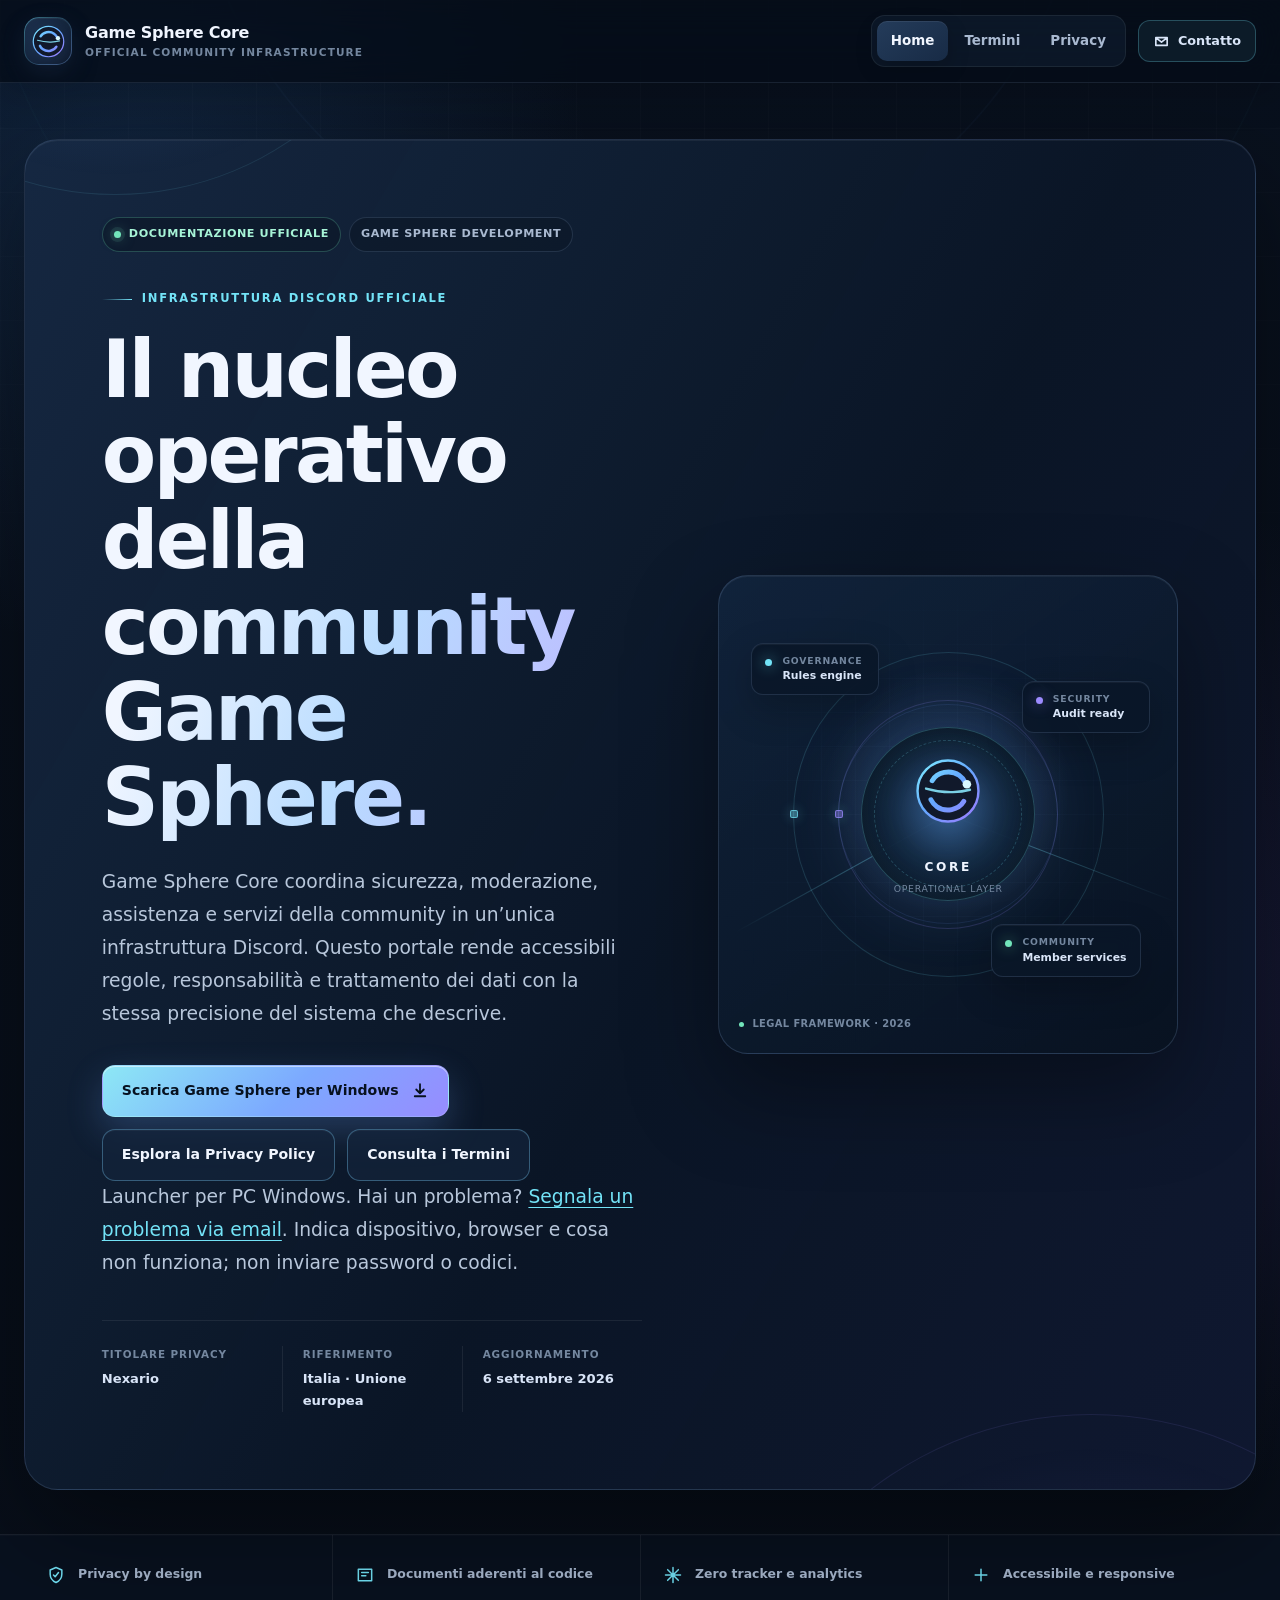
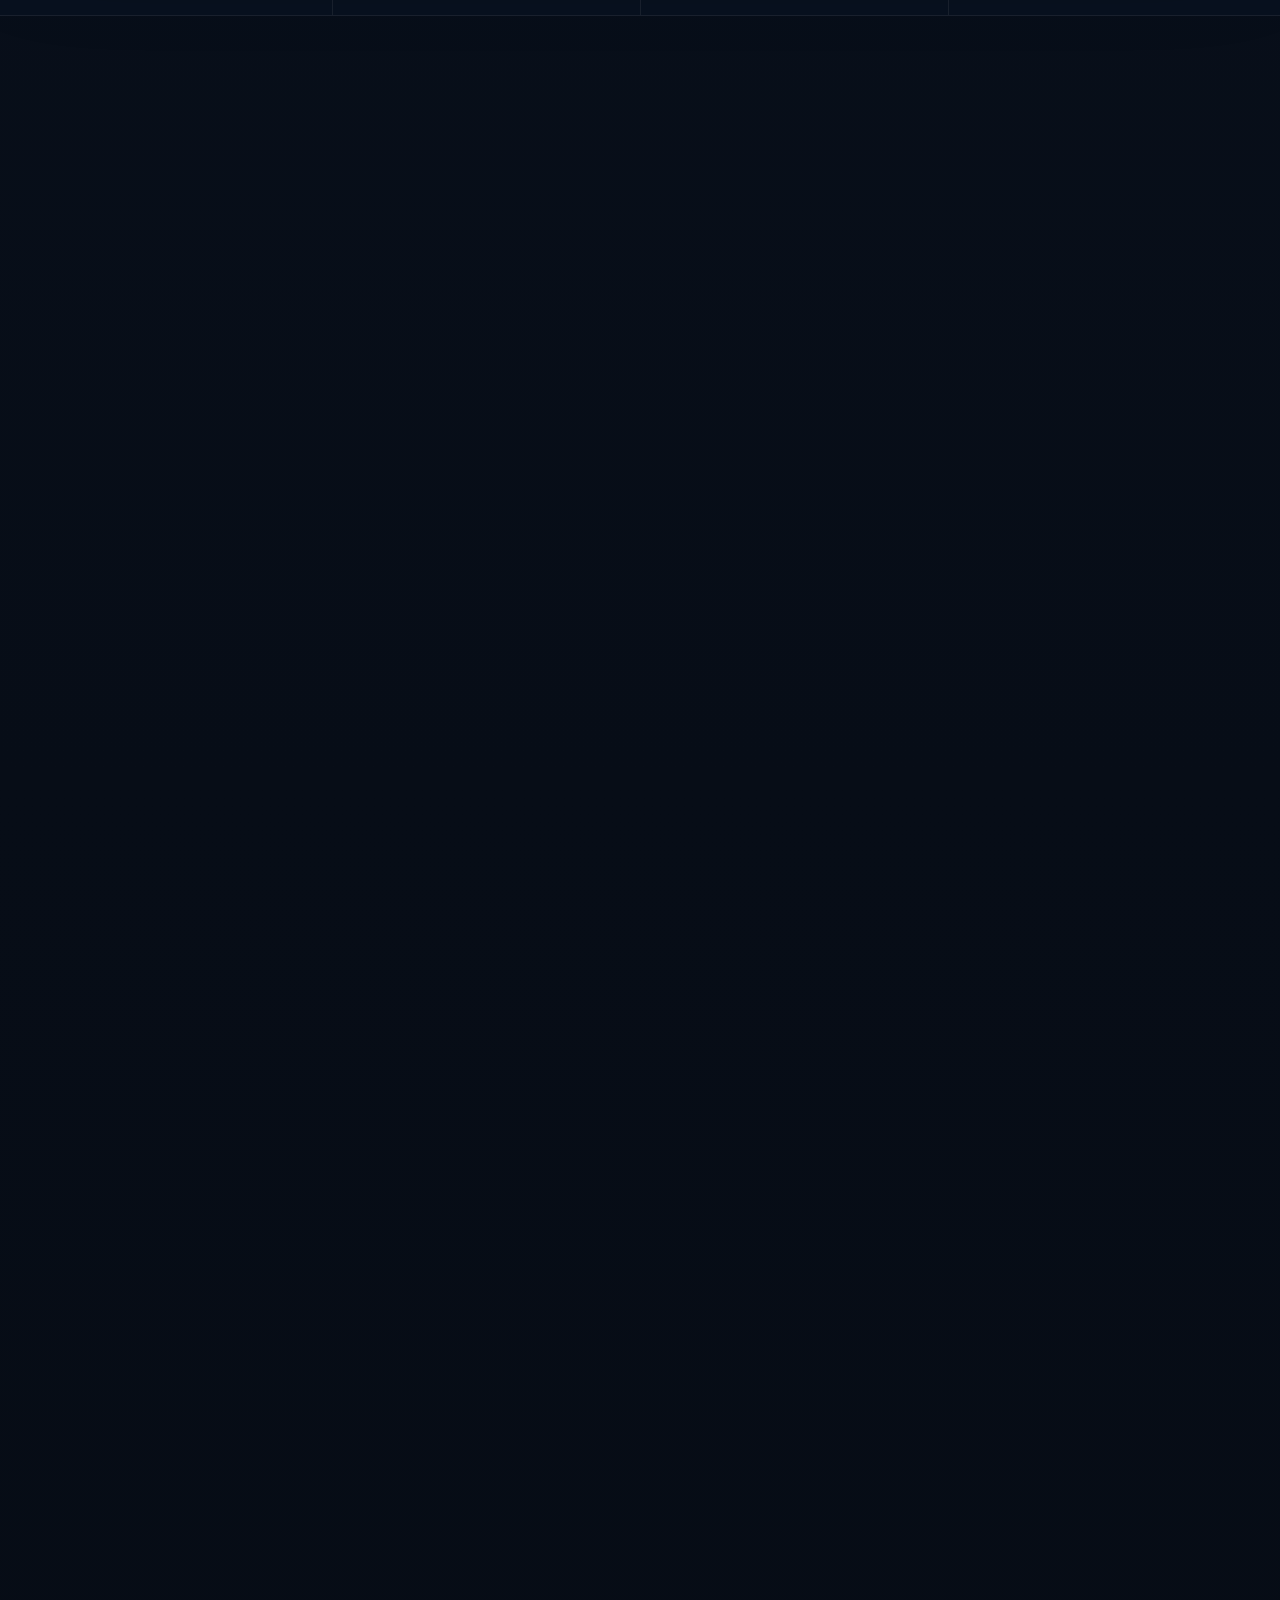
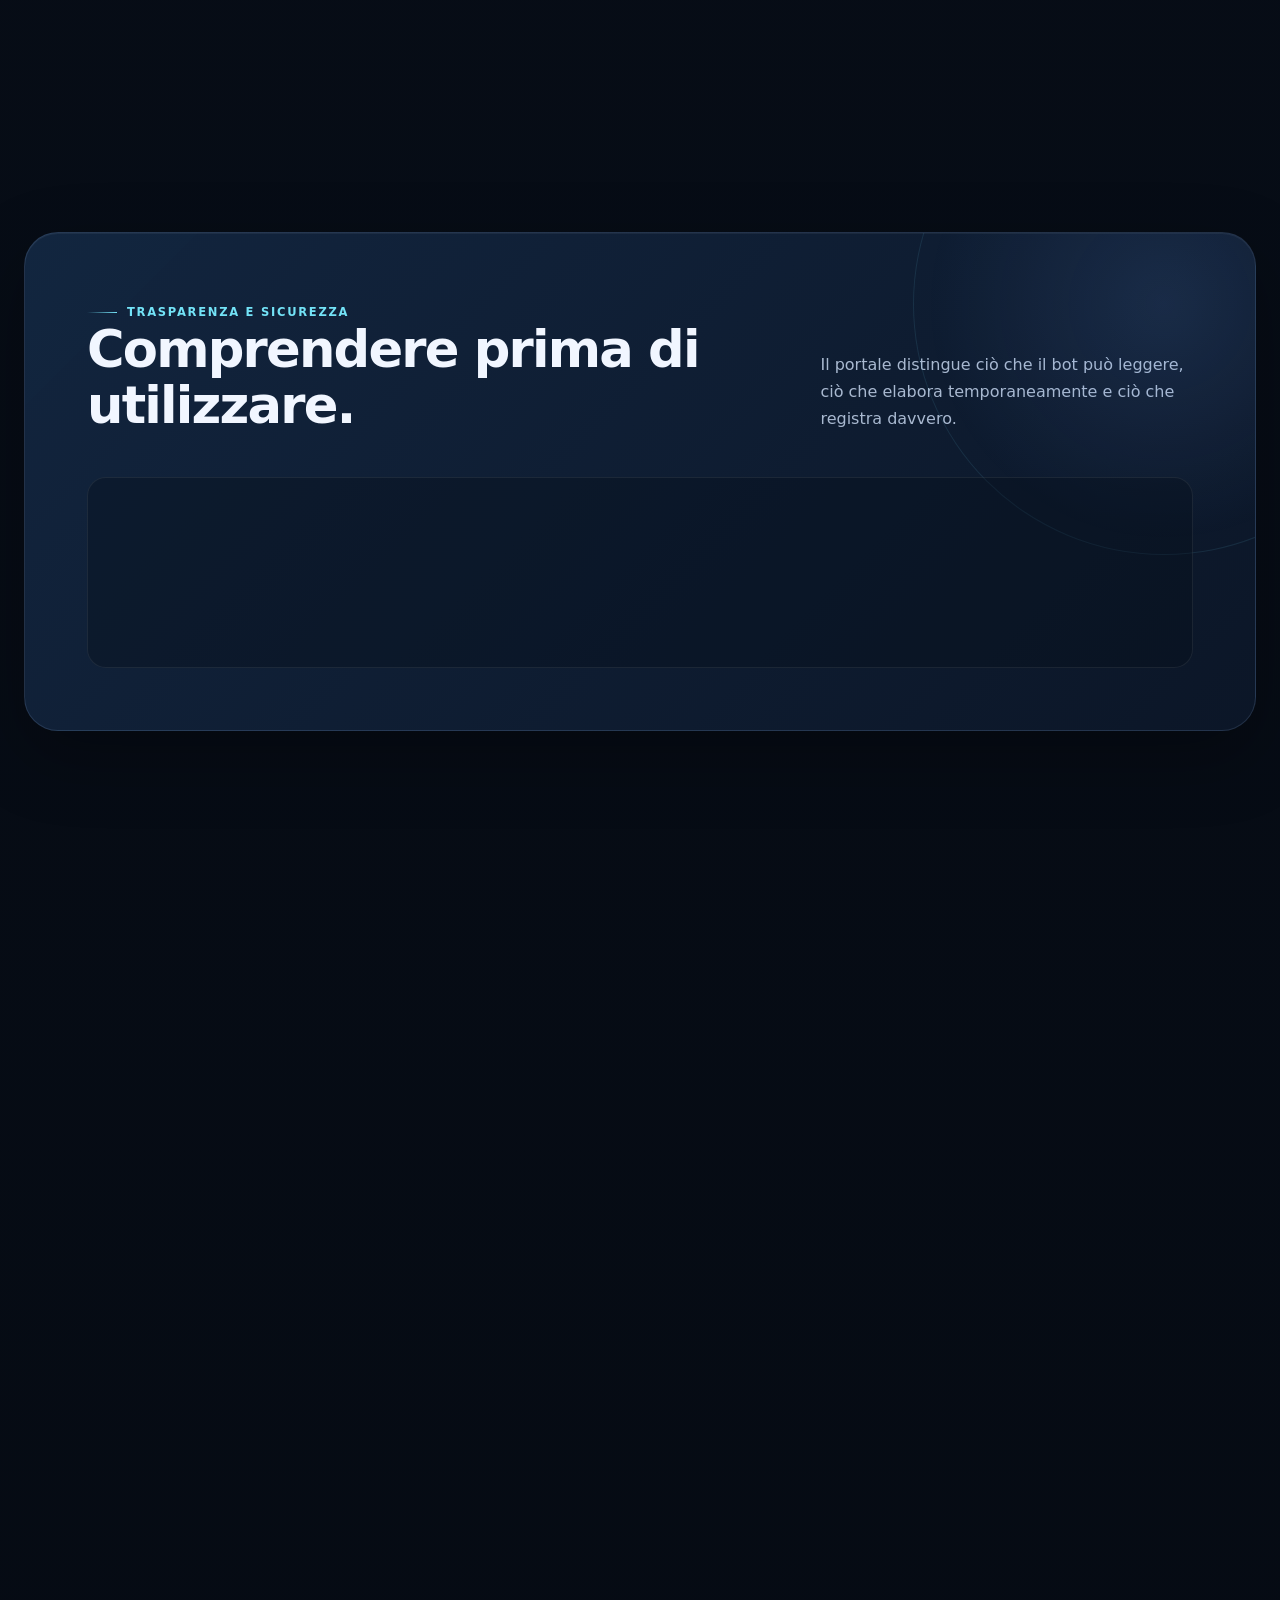
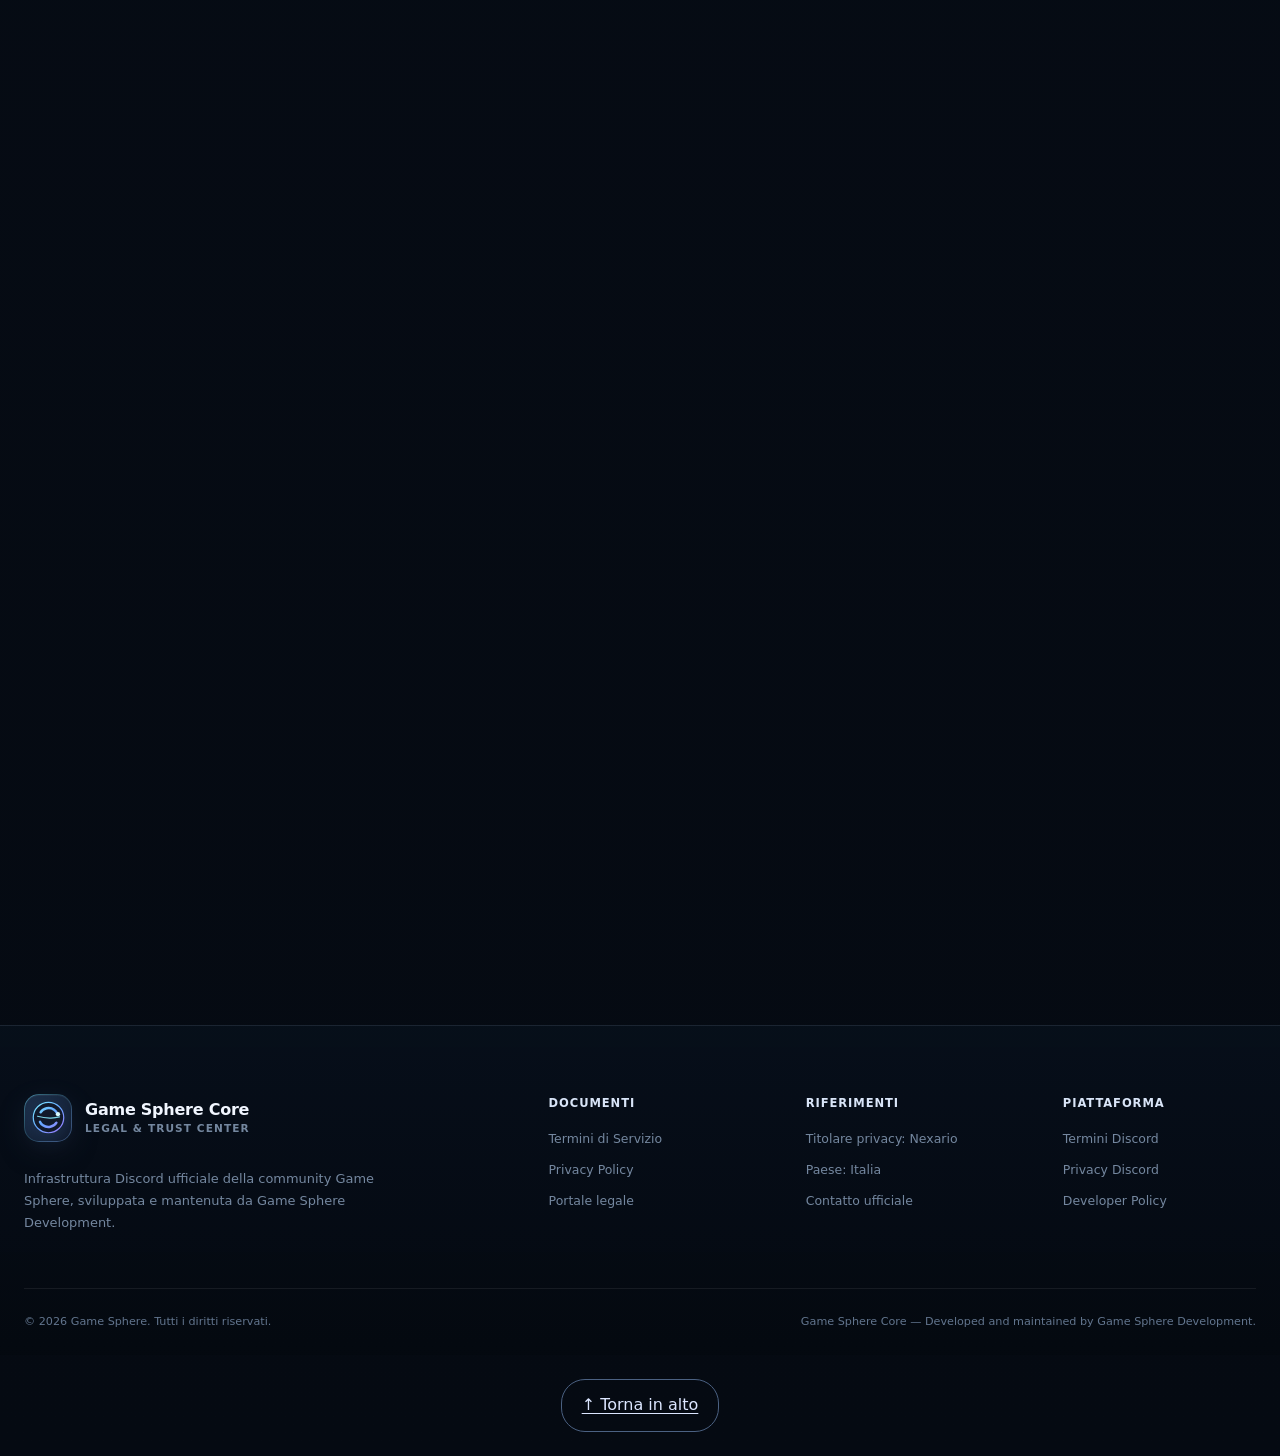
<file: index.html>
<!doctype html>
<html lang="it">
<head>
  <meta charset="utf-8">
  <meta name="viewport" content="width=device-width, initial-scale=1">
  <meta name="color-scheme" content="dark">
  <meta name="theme-color" content="#08111f">
  <meta name="description" content="Portale legale ufficiale di Game Sphere Core: Termini di Servizio e Privacy Policy.">
  <meta http-equiv="Content-Security-Policy" content="default-src 'self'; img-src 'self' data:; style-src 'self'; script-src 'self'; object-src 'none'; base-uri 'self'; form-action 'none'; upgrade-insecure-requests">
  <title>Game Sphere Core — Portale legale</title>
  <link rel="icon" href="assets/brand-mark.svg" type="image/svg+xml">
  <link rel="stylesheet" href="style.css?v=20261015-utilities">
  <script src="site.js?v=20261015-utilities" defer></script>
  <link rel="canonical" href="https://gamespherestaff-source.github.io/game-sphere-core-legal/">
  <meta property="og:type" content="website">
  <meta property="og:locale" content="it_IT">
  <meta property="og:title" content="Game Sphere Core — Portale legale">
  <meta property="og:description" content="Portale legale ufficiale di Game Sphere Core: Termini di Servizio e Privacy Policy.">
  <meta property="og:url" content="https://gamespherestaff-source.github.io/game-sphere-core-legal/">
  <meta property="og:image" content="https://gamespherestaff-source.github.io/game-sphere-core-legal/assets/social-card.png">
  <meta property="og:image:width" content="1200">
  <meta property="og:image:height" content="630">
  <meta property="og:image:alt" content="Game Sphere Core — Termini, privacy e assistenza">
  <meta name="twitter:card" content="summary_large_image">
</head>
<body class="home-page">
  <a class="skip-link" href="#contenuto">Vai al contenuto</a>

  <header class="site-header">
    <div class="nav-shell">
      <a class="brand" href="index.html" aria-label="Game Sphere Core — Home">
        <span class="brand-emblem"><img src="assets/brand-mark.svg" width="46" height="46" alt=""></span>
        <span class="brand-copy"><strong>Game Sphere Core</strong><span>Official community infrastructure</span></span>
      </a>

      <div class="nav-cluster">
        <nav class="site-nav" aria-label="Navigazione principale">
          <a href="index.html" aria-current="page">Home</a>
          <a href="terms.html">Termini</a>
          <a href="privacy.html">Privacy</a>
        </nav>

        <a class="nav-contact" href="mailto:gamesphere.staff@gmail.com" aria-label="Contatta Game Sphere">
          <svg viewBox="0 0 24 24" aria-hidden="true"><path d="M4 6.5h16v11H4zM4.8 7.2 12 13l7.2-5.8"/></svg>
          <span>Contatto</span>
        </a>
      </div>
    </div>
  </header>

  <main id="contenuto">
    <div class="page-shell hero-shell">
      <section class="home-hero" aria-labelledby="hero-title">
        <div class="hero-copy">
          <div class="hero-badges" aria-label="Identità del servizio">
            <span class="signal-badge signal-badge-live"><i aria-hidden="true"></i> Documentazione ufficiale</span>
            <span class="signal-badge">Game Sphere Development</span>
          </div>

          <p class="eyebrow">Infrastruttura Discord ufficiale</p>
          <h1 id="hero-title">Il nucleo operativo della <span>community Game Sphere.</span></h1>

          <p class="hero-lead">Game Sphere Core coordina sicurezza, moderazione, assistenza e servizi della community in un’unica infrastruttura Discord. Questo portale rende accessibili regole, responsabilità e trattamento dei dati con la stessa precisione del sistema che descrive.</p>

          <div class="hero-actions">
  <a class="button button-primary" href="https://github.com/gamespherestaff-source/game-sphere-launcher-updates/releases/download/v1.4.4/Game-Sphere-Setup-v1.4.4.zip">
    <span>Scarica Game Sphere per Windows</span>
    <svg viewBox="0 0 24 24" aria-hidden="true"><path d="m12 3v12m0 0 5-5m-5 5-5-5M5 19h14"/></svg>
  </a>

  <a class="button button-secondary" href="privacy.html">
    Esplora la Privacy Policy
  </a>

  <a class="button button-secondary" href="terms.html">
    Consulta i Termini
  </a>
</div>

          <p class="hero-lead">Launcher per PC Windows. Hai un problema? <a href="mailto:gamesphere.staff@gmail.com?subject=Segnalazione%20problema%20Game%20Sphere">Segnala un problema via email</a>. Indica dispositivo, browser e cosa non funziona; non inviare password o codici.</p>

          <dl class="hero-facts">
            <div><dt>Titolare privacy</dt><dd>Nexario</dd></div>
            <div><dt>Riferimento</dt><dd>Italia · Unione europea</dd></div>
            <div><dt>Aggiornamento</dt><dd><time data-legal-date datetime="2026-09-06">6 settembre 2026</time></dd></div>
          </dl>
        </div>

        <div class="core-visual" aria-hidden="true">
          <div class="visual-grid"></div>
          <span class="visual-orbit visual-orbit-a"></span>
          <span class="visual-orbit visual-orbit-b"></span>
          <span class="core-beam core-beam-a"></span>
          <span class="core-beam core-beam-b"></span>

          <div class="core-center">
            <span class="core-halo"></span>
            <img src="assets/brand-mark.svg" width="118" height="118" alt="">
            <strong>CORE</strong>
            <small>Operational layer</small>
          </div>

          <div class="core-node core-node-one"><i></i><span>Governance</span><strong>Rules engine</strong></div>
          <div class="core-node core-node-two"><i></i><span>Security</span><strong>Audit ready</strong></div>
          <div class="core-node core-node-three"><i></i><span>Community</span><strong>Member services</strong></div>
          <div class="core-status"><span></span> Legal framework · 2026</div>
        </div>
      </section>
    </div>

    <div class="trust-rail" aria-label="Principi del portale">
      <div class="page-shell trust-rail-inner">
        <div><svg viewBox="0 0 24 24" aria-hidden="true"><path d="m12 3 7 3v5c0 4.6-2.9 8-7 10-4.1-2-7-5.4-7-10V6zM9 12l2 2 4-5"/></svg><span>Privacy by design</span></div>
        <div><svg viewBox="0 0 24 24" aria-hidden="true"><path d="M4 19V5h16v14zM8 9h8M8 13h5"/></svg><span>Documenti aderenti al codice</span></div>
        <div><svg viewBox="0 0 24 24" aria-hidden="true"><path d="M12 3v18M3 12h18M5.6 5.6l12.8 12.8M18.4 5.6 5.6 18.4"/></svg><span>Zero tracker e analytics</span></div>
        <div><svg viewBox="0 0 24 24" aria-hidden="true"><path d="M5 12h14M12 5v14"/></svg><span>Accessibile e responsive</span></div>
      </div>
    </div>

    <div class="page-shell content-shell">
      <section class="home-section documents-section" aria-labelledby="documents-title">
        <div class="section-heading section-heading-centered">
          <p class="eyebrow">Legal library</p>
          <h2 id="documents-title">Due documenti. Un quadro trasparente.</h2>
          <p>Contenuti costruiti sulle funzioni realmente presenti in Game Sphere Core, organizzati per essere consultati e compresi rapidamente.</p>
        </div>

        <div class="legal-entry-grid">
          <article class="legal-entry-card legal-entry-terms">
            <div class="entry-topline">
              <span class="document-type">Documento 01</span>
              <span class="document-state"><i aria-hidden="true"></i> Versione corrente</span>
            </div>

            <div class="entry-icon" aria-hidden="true">
              <svg viewBox="0 0 32 32"><path d="M8 4h11l5 5v19H8zM19 4v6h5M12 15h8M12 20h8"/></svg>
            </div>

            <h3>Termini di Servizio</h3>
            <p>Regole di utilizzo, responsabilità, moderazione, automazioni, ticket, sistemi RP e rapporto con le piattaforme esterne.</p>

            <dl class="entry-metadata">
              <div><dt>Sezioni</dt><dd>20</dd></div>
              <div><dt>Lingua</dt><dd>Italiano</dd></div>
              <div><dt>Formato</dt><dd>HTML</dd></div>
            </dl>

            <a class="entry-link" href="terms.html"><span>Apri i Termini</span><svg viewBox="0 0 24 24" aria-hidden="true"><path d="m9 5 7 7-7 7"/></svg></a>
          </article>

          <article class="legal-entry-card legal-entry-privacy">
            <div class="entry-topline">
              <span class="document-type">Documento 02</span>
              <span class="document-state"><i aria-hidden="true"></i> GDPR oriented</span>
            </div>

            <div class="entry-icon" aria-hidden="true">
              <svg viewBox="0 0 32 32"><path d="m16 3 10 4v7c0 6.4-4.1 11.2-10 14-5.9-2.8-10-7.6-10-14V7zM12 16l3 3 6-8"/></svg>
            </div>

            <h3>Privacy Policy</h3>
            <p>Dati Discord e Minecraft, messaggi, ticket, sanzioni, log, archiviazione, servizi esterni, retention e diritti degli utenti.</p>

            <dl class="entry-metadata">
              <div><dt>Sezioni</dt><dd>17</dd></div>
              <div><dt>Quadro</dt><dd>GDPR</dd></div>
              <div><dt>Audit</dt><dd>Codice</dd></div>
            </dl>

            <a class="entry-link" href="privacy.html"><span>Apri la Privacy Policy</span><svg viewBox="0 0 24 24" aria-hidden="true"><path d="m9 5 7 7-7 7"/></svg></a>
          </article>
        </div>
      </section>

      <section class="home-section operations-section" aria-labelledby="operations-title">
        <div class="section-heading section-heading-split">
          <div>
            <p class="eyebrow">Core capabilities</p>
            <h2 id="operations-title">Cosa fa Game Sphere Core</h2>
          </div>

          <p>Un livello operativo centralizzato per i processi che tengono ordinata, sicura e accessibile la community.</p>
        </div>

        <div class="capability-grid">
          <article class="capability-card capability-card-wide">
            <span class="capability-icon"><svg viewBox="0 0 24 24" aria-hidden="true"><path d="M12 3 4 7v5c0 4.7 3.1 8 8 10 4.9-2 8-5.3 8-10V7zM8 12h8M12 8v8"/></svg></span>
            <div><span class="capability-label">Governance</span><h3>Moderazione e sicurezza</h3><p>Warning, strike, sospensioni, sanzioni Minecraft, blacklist, casellario RP e log di audit a supporto delle decisioni dello Staff.</p></div>
            <span class="capability-code">GOV-01</span>
          </article>

          <article class="capability-card">
            <span class="capability-icon"><svg viewBox="0 0 24 24" aria-hidden="true"><path d="M4 5h16v11H8l-4 4zM8 9h8M8 12h5"/></svg></span>
            <span class="capability-label">Support</span>
            <h3>Ticket e assistenza</h3>
            <p>Apertura, presa in carico, inattività controllata, gestione delle pratiche prolungate e transcript delle conversazioni.</p>
          </article>

          <article class="capability-card">
            <span class="capability-icon"><svg viewBox="0 0 24 24" aria-hidden="true"><path d="M12 3v18M3 8l9-5 9 5-9 5zM3 16l9 5 9-5"/></svg></span>
            <span class="capability-label">Identity</span>
            <h3>Discord e Minecraft</h3>
            <p>Verifica dell’account Minecraft, gestione dei ruoli e continuità dell’identità nella community.</p>
          </article>

          <article class="capability-card capability-card-wide">
            <span class="capability-icon"><svg viewBox="0 0 24 24" aria-hidden="true"><path d="M4 19h16M6 16V8h12v8M9 8V5h6v3M9 12h6"/></svg></span>
            <div><span class="capability-label">Community operations</span><h3>Servizi, pratiche e sistemi RP</h3><p>Ore Staff, pratiche cittadine, recensioni, denunce, multe virtuali, Acrea Bank, annunci e automazioni operative.</p></div>
            <span class="capability-code">OPS-04</span>
          </article>
        </div>
      </section>

      <section class="home-section security-section" aria-labelledby="security-title">
        <div class="security-panel">
          <div class="section-heading section-heading-split">
            <div>
              <p class="eyebrow">Trasparenza e sicurezza</p>
              <h2 id="security-title">Comprendere prima di utilizzare.</h2>
            </div>

            <p>Il portale distingue ciò che il bot può leggere, ciò che elabora temporaneamente e ciò che registra davvero.</p>
          </div>

          <div class="security-grid">
            <article><span>01</span><h3>Aderenza tecnica</h3><p>Le dichiarazioni riflettono il codice e gli archivi effettivamente analizzati.</p></article>
            <article><span>02</span><h3>Retention prudente</h3><p>I dati restano solo finché necessari alle finalità operative, di sicurezza e audit.</p></article>
            <article><span>03</span><h3>Nessun tracciamento</h3><p>Il portale non integra cookie applicativi, analytics, fingerprinting o pubblicità.</p></article>
            <article><span>04</span><h3>Contatto diretto</h3><p>Richieste e comunicazioni possono essere inviate a gamesphere.staff@gmail.com.</p></article>
          </div>
        </div>
      </section>

      <section class="home-section faq-section" aria-labelledby="faq-title">
        <div class="section-heading section-heading-split">
          <div>
            <p class="eyebrow">Supporto informativo</p>
            <h2 id="faq-title">Domande frequenti</h2>
          </div>

          <p>Risposte rapide sul funzionamento, sulla gestione e sui documenti ufficiali di Game Sphere Core.</p>
        </div>

        <div class="faq-list" data-accordion>
          <article class="faq-item">
            <h3><button type="button" id="faq-question-1" aria-expanded="false" aria-controls="faq-answer-1"><span>Cos’è Game Sphere Core?</span><svg viewBox="0 0 24 24" aria-hidden="true"><path d="m6 9 6 6 6-6"/></svg></button></h3>
            <div class="faq-answer" id="faq-answer-1" role="region" aria-labelledby="faq-question-1" aria-hidden="true" inert><div class="faq-answer-inner"><p>Game Sphere Core è l’applicazione Discord ufficiale della community Game Sphere. Coordina funzioni di assistenza, moderazione, sicurezza, gestione dello Staff, verifica Minecraft, servizi RP e automazioni della community.</p></div></div>
          </article>

          <article class="faq-item">
            <h3><button type="button" id="faq-question-2" aria-expanded="false" aria-controls="faq-answer-2"><span>Chi gestisce Game Sphere Core?</span><svg viewBox="0 0 24 24" aria-hidden="true"><path d="m6 9 6 6 6-6"/></svg></button></h3>
            <div class="faq-answer" id="faq-answer-2" role="region" aria-labelledby="faq-question-2" aria-hidden="true" inert><div class="faq-answer-inner"><p>Il progetto appartiene alla community Game Sphere ed è sviluppato e mantenuto da Game Sphere Development. Nexario è il responsabile del progetto e il Titolare del trattamento indicato nella Privacy Policy. Il Paese di riferimento è l’Italia.</p></div></div>
          </article>

          <article class="faq-item">
            <h3><button type="button" id="faq-question-3" aria-expanded="false" aria-controls="faq-answer-3"><span>Game Sphere Core è disponibile 24/7?</span><svg viewBox="0 0 24 24" aria-hidden="true"><path d="m6 9 6 6 6-6"/></svg></button></h3>
            <div class="faq-answer" id="faq-answer-3" role="region" aria-labelledby="faq-question-3" aria-hidden="true" inert><div class="faq-answer-inner"><p>No. Non è garantita una disponibilità continuativa o 24 ore su 24. Manutenzione, aggiornamenti, problemi di connettività o indisponibilità di Discord e degli altri provider possono interrompere temporaneamente il servizio.</p></div></div>
          </article>

          <article class="faq-item">
            <h3><button type="button" id="faq-question-4" aria-expanded="false" aria-controls="faq-answer-4"><span>Quali dati utilizza il bot?</span><svg viewBox="0 0 24 24" aria-hidden="true"><path d="m6 9 6 6 6-6"/></svg></button></h3>
            <div class="faq-answer" id="faq-answer-4" role="region" aria-labelledby="faq-question-4" aria-hidden="true" inert><div class="faq-answer-inner"><p>In base alla funzione utilizzata, il bot tratta identificativi e nomi Discord, ruoli, server e canali, comandi, ticket, dati di moderazione, collegamenti Minecraft e informazioni RP. La <a href="privacy.html">Privacy Policy</a> distingue in modo dettagliato dati accessibili, elaborazioni temporanee e dati effettivamente registrati.</p></div></div>
          </article>

          <article class="faq-item">
            <h3><button type="button" id="faq-question-5" aria-expanded="false" aria-controls="faq-answer-5"><span>Dove vengono conservati i dati?</span><svg viewBox="0 0 24 24" aria-hidden="true"><path d="m6 9 6 6 6-6"/></svg></button></h3>
            <div class="faq-answer" id="faq-answer-5" role="region" aria-labelledby="faq-question-5" aria-hidden="true" inert><div class="faq-answer-inner"><p>I dati persistenti sono conservati principalmente in file JSON nell’ambiente di esecuzione e in messaggi o log su Discord. La breve cronologia della funzione IA resta invece in memoria. I dati sono mantenuti finché necessari alle finalità dichiarate e poi rimossi o anonimizzati secondo la policy applicabile.</p></div></div>
          </article>

          <article class="faq-item">
            <h3><button type="button" id="faq-question-6" aria-expanded="false" aria-controls="faq-answer-6"><span>Come vengono gestiti i ticket?</span><svg viewBox="0 0 24 24" aria-hidden="true"><path d="m6 9 6 6 6-6"/></svg></button></h3>
            <div class="faq-answer" id="faq-answer-6" role="region" aria-labelledby="faq-question-6" aria-hidden="true" inert><div class="faq-answer-inner"><p>Durante l’apertura vengono registrati i metadati necessari alla gestione. Alla chiusura il bot genera un transcript testuale, inviato quando possibile all’autore del ticket e al canale di log configurato. I ticket inattivi possono essere chiusi automaticamente dopo il preavviso previsto. Se una pratica richiede più tempo o l’intervento di figure competenti, l’utente deve segnalarlo allo Staff: lo Staff può sospendere l’autochiusura e aggiungere al ticket il Magistrato, le FDO o altre figure autorizzate quando necessario.</p></div></div>
          </article>

          <article class="faq-item">
            <h3><button type="button" id="faq-question-7" aria-expanded="false" aria-controls="faq-answer-7"><span>Come vengono gestite le sanzioni?</span><svg viewBox="0 0 24 24" aria-hidden="true"><path d="m6 9 6 6 6-6"/></svg></button></h3>
            <div class="faq-answer" id="faq-answer-7" role="region" aria-labelledby="faq-question-7" aria-hidden="true" inert><div class="faq-answer-inner"><p>Lo Staff autorizzato può registrare warning, strike, sospensioni, rimozioni e altre misure con motivazione, autore, data ed eventuali prove. Alcune soglie producono conseguenze automatiche, ma le decisioni restano soggette a controllo umano e alle funzioni di revisione o revoca disponibili.</p></div></div>
          </article>

          <article class="faq-item">
            <h3><button type="button" id="faq-question-8" aria-expanded="false" aria-controls="faq-answer-8"><span>Dove posso consultare i Termini di Servizio?</span><svg viewBox="0 0 24 24" aria-hidden="true"><path d="m6 9 6 6 6-6"/></svg></button></h3>
            <div class="faq-answer" id="faq-answer-8" role="region" aria-labelledby="faq-question-8" aria-hidden="true" inert><div class="faq-answer-inner"><p>I Termini completi sono disponibili nella pagina <a href="terms.html">Termini di Servizio</a>, sempre raggiungibile dalla navigazione principale e dal footer.</p></div></div>
          </article>

          <article class="faq-item">
            <h3><button type="button" id="faq-question-9" aria-expanded="false" aria-controls="faq-answer-9"><span>Dove posso consultare la Privacy Policy?</span><svg viewBox="0 0 24 24" aria-hidden="true"><path d="m6 9 6 6 6-6"/></svg></button></h3>
            <div class="faq-answer" id="faq-answer-9" role="region" aria-labelledby="faq-question-9" aria-hidden="true" inert><div class="faq-answer-inner"><p>L’informativa completa è disponibile nella pagina <a href="privacy.html">Privacy Policy</a>, che descrive categorie di dati, finalità, archiviazione, servizi esterni, retention e diritti degli utenti.</p></div></div>
          </article>

          <article class="faq-item">
            <h3><button type="button" id="faq-question-10" aria-expanded="false" aria-controls="faq-answer-10"><span>Come posso contattare Game Sphere?</span><svg viewBox="0 0 24 24" aria-hidden="true"><path d="m6 9 6 6 6-6"/></svg></button></h3>
            <div class="faq-answer" id="faq-answer-10" role="region" aria-labelledby="faq-question-10" aria-hidden="true" inert><div class="faq-answer-inner"><p>Per assistenza, comunicazioni legali o richieste privacy puoi scrivere al contatto ufficiale <a href="mailto:gamesphere.staff@gmail.com">gamesphere.staff@gmail.com</a>, indicando chiaramente l’oggetto della richiesta.</p></div></div>
          </article>
        </div>
      </section>

      <section class="home-section staff-access-section" aria-labelledby="staff-access-title">
        <div class="staff-access-card">
          <div class="staff-access-icon" aria-hidden="true"><svg viewBox="0 0 24 24"><path d="M7 10V8a5 5 0 0 1 10 0v2M5 10h14v11H5zM12 14v3"/></svg></div>

          <div class="staff-access-copy">
            <span class="restricted-label"><i aria-hidden="true"></i> Restricted Access</span>
            <h2 id="staff-access-title">Staff &amp; Developer Area</h2>
            <p>Console operativa riservata allo Staff e agli sviluppatori autorizzati. L’accesso usa Discord OAuth2 con verifica server-side dell’account e del ruolo.</p>
          </div>

          <div class="staff-access-meta" aria-label="Requisiti di accesso">
            <span>Discord OAuth2</span><span>Owner / Fondazione</span>
          </div>

          <a class="button button-secondary staff-access-button" href="https://game-sphere-core-auth.gamesphere-staff.workers.dev/login">Accedi con Discord<svg viewBox="0 0 24 24" aria-hidden="true"><path d="m9 5 7 7-7 7"/></svg></a>
        </div>
      </section>

      <section class="contact-band" aria-labelledby="contact-title">
        <div>
          <span class="signal-badge">Referente · Nexario</span>
          <h2 id="contact-title">Hai una domanda sui documenti?</h2>
          <p>Contatta il team Game Sphere per chiarimenti, richieste privacy o revisioni.</p>
        </div>

        <a class="button button-light" href="mailto:gamesphere.staff@gmail.com">gamesphere.staff@gmail.com <svg viewBox="0 0 24 24" aria-hidden="true"><path d="m9 5 7 7-7 7"/></svg></a>
      </section>
    </div>
  </main>

  <footer class="site-footer">
    <div class="footer-shell footer-grid">
      <div class="footer-brand">
        <a class="brand" href="index.html" aria-label="Game Sphere Core — Home">
          <span class="brand-emblem"><img src="assets/brand-mark.svg" width="44" height="44" alt=""></span>
          <span class="brand-copy"><strong>Game Sphere Core</strong><span>Legal &amp; trust center</span></span>
        </a>

        <p>Infrastruttura Discord ufficiale della community Game Sphere, sviluppata e mantenuta da Game Sphere Development.</p>
      </div>

      <div class="footer-column">
        <strong>Documenti</strong>
        <a href="terms.html">Termini di Servizio</a>
        <a href="privacy.html">Privacy Policy</a>
        <a href="index.html">Portale legale</a>
      </div>

      <div class="footer-column">
        <strong>Riferimenti</strong>
        <span>Titolare privacy: Nexario</span>
        <span>Paese: Italia</span>
        <a href="mailto:gamesphere.staff@gmail.com">Contatto ufficiale</a>
      </div>

      <div class="footer-column">
        <strong>Piattaforma</strong>
        <a href="https://discord.com/terms" rel="noopener noreferrer">Termini Discord</a>
        <a href="https://discord.com/privacy" rel="noopener noreferrer">Privacy Discord</a>
        <a href="https://support-dev.discord.com/hc/en-us/articles/8563934450327-Discord-Developer-Policy" rel="noopener noreferrer">Developer Policy</a>
      </div>
    </div>

    <div class="footer-bottom page-shell">
      <p>© 2026 Game Sphere. Tutti i diritti riservati.</p>
      <p>Game Sphere Core — Developed and maintained by Game Sphere Development.</p>
    </div>
  </footer>
  <a class="back-top" href="#contenuto" aria-label="Torna all’inizio del contenuto">↑ Torna in alto</a>
</body>
</html>
</file>
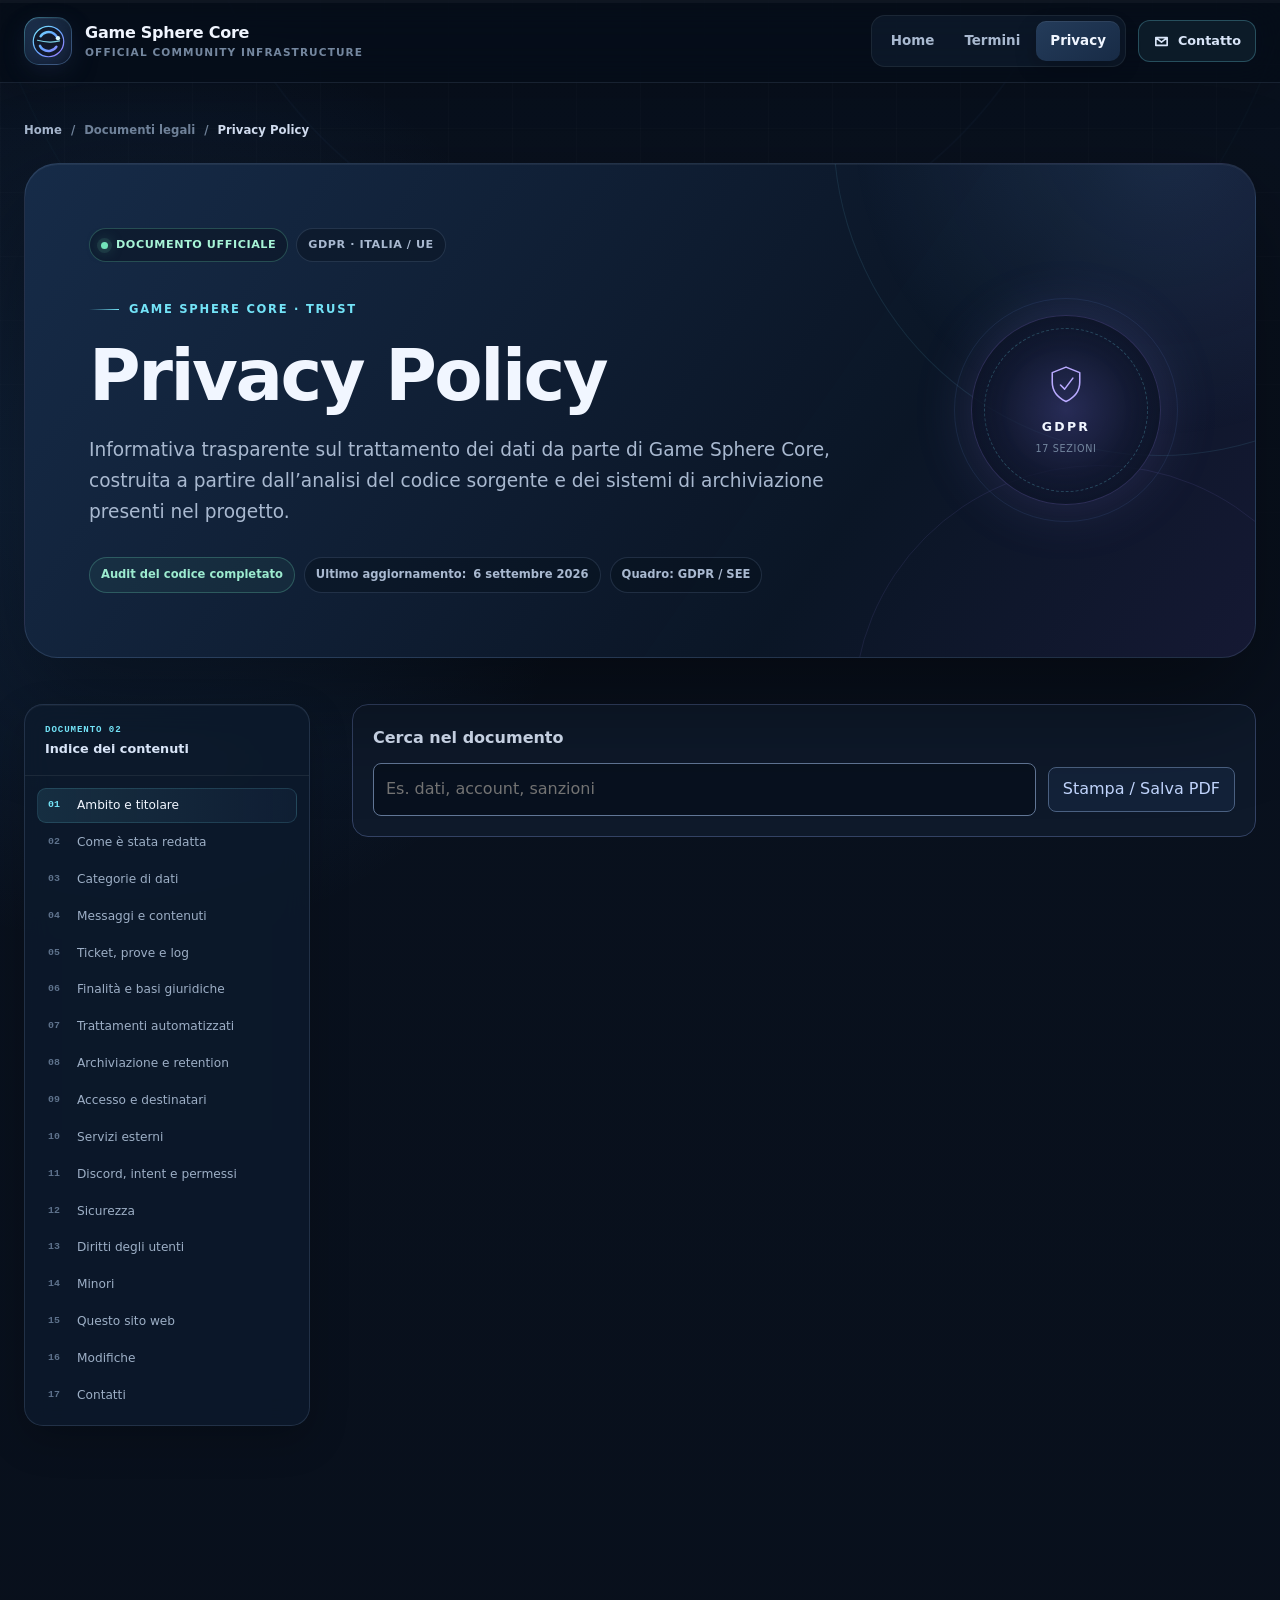
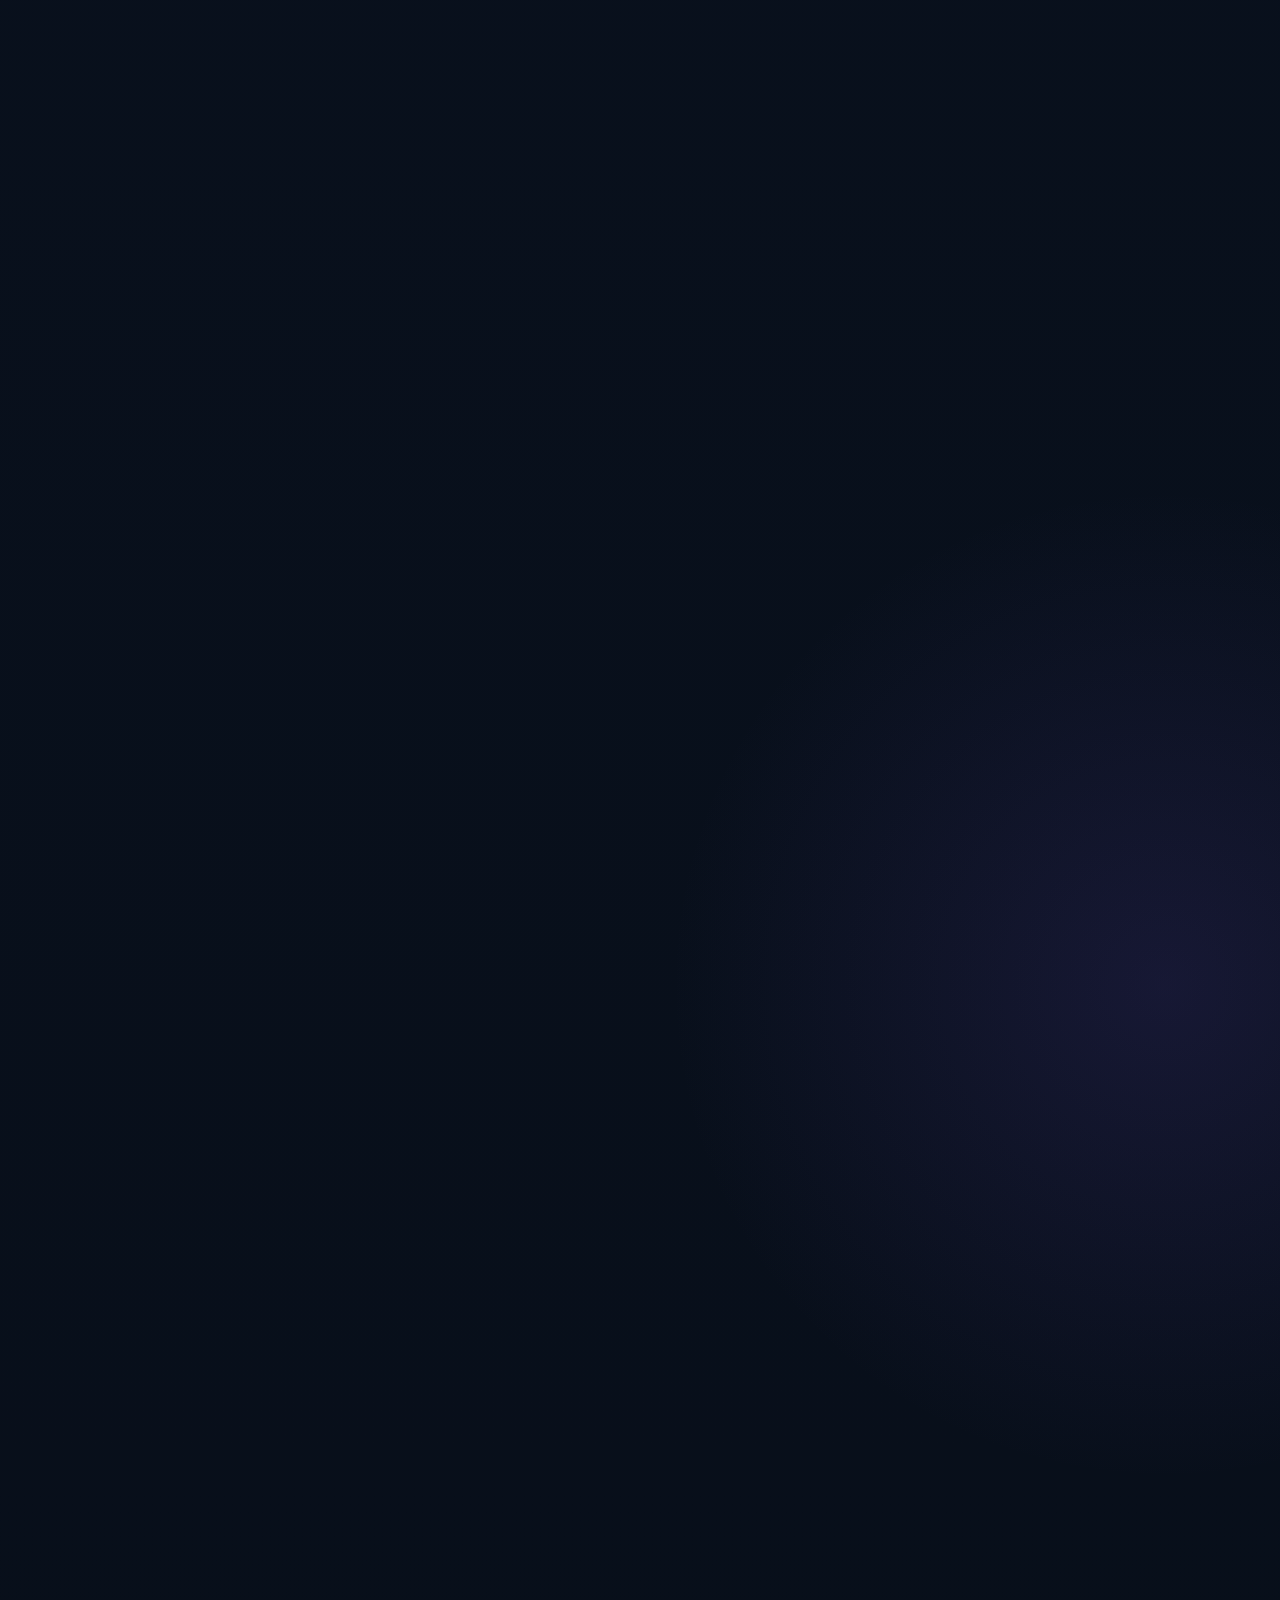
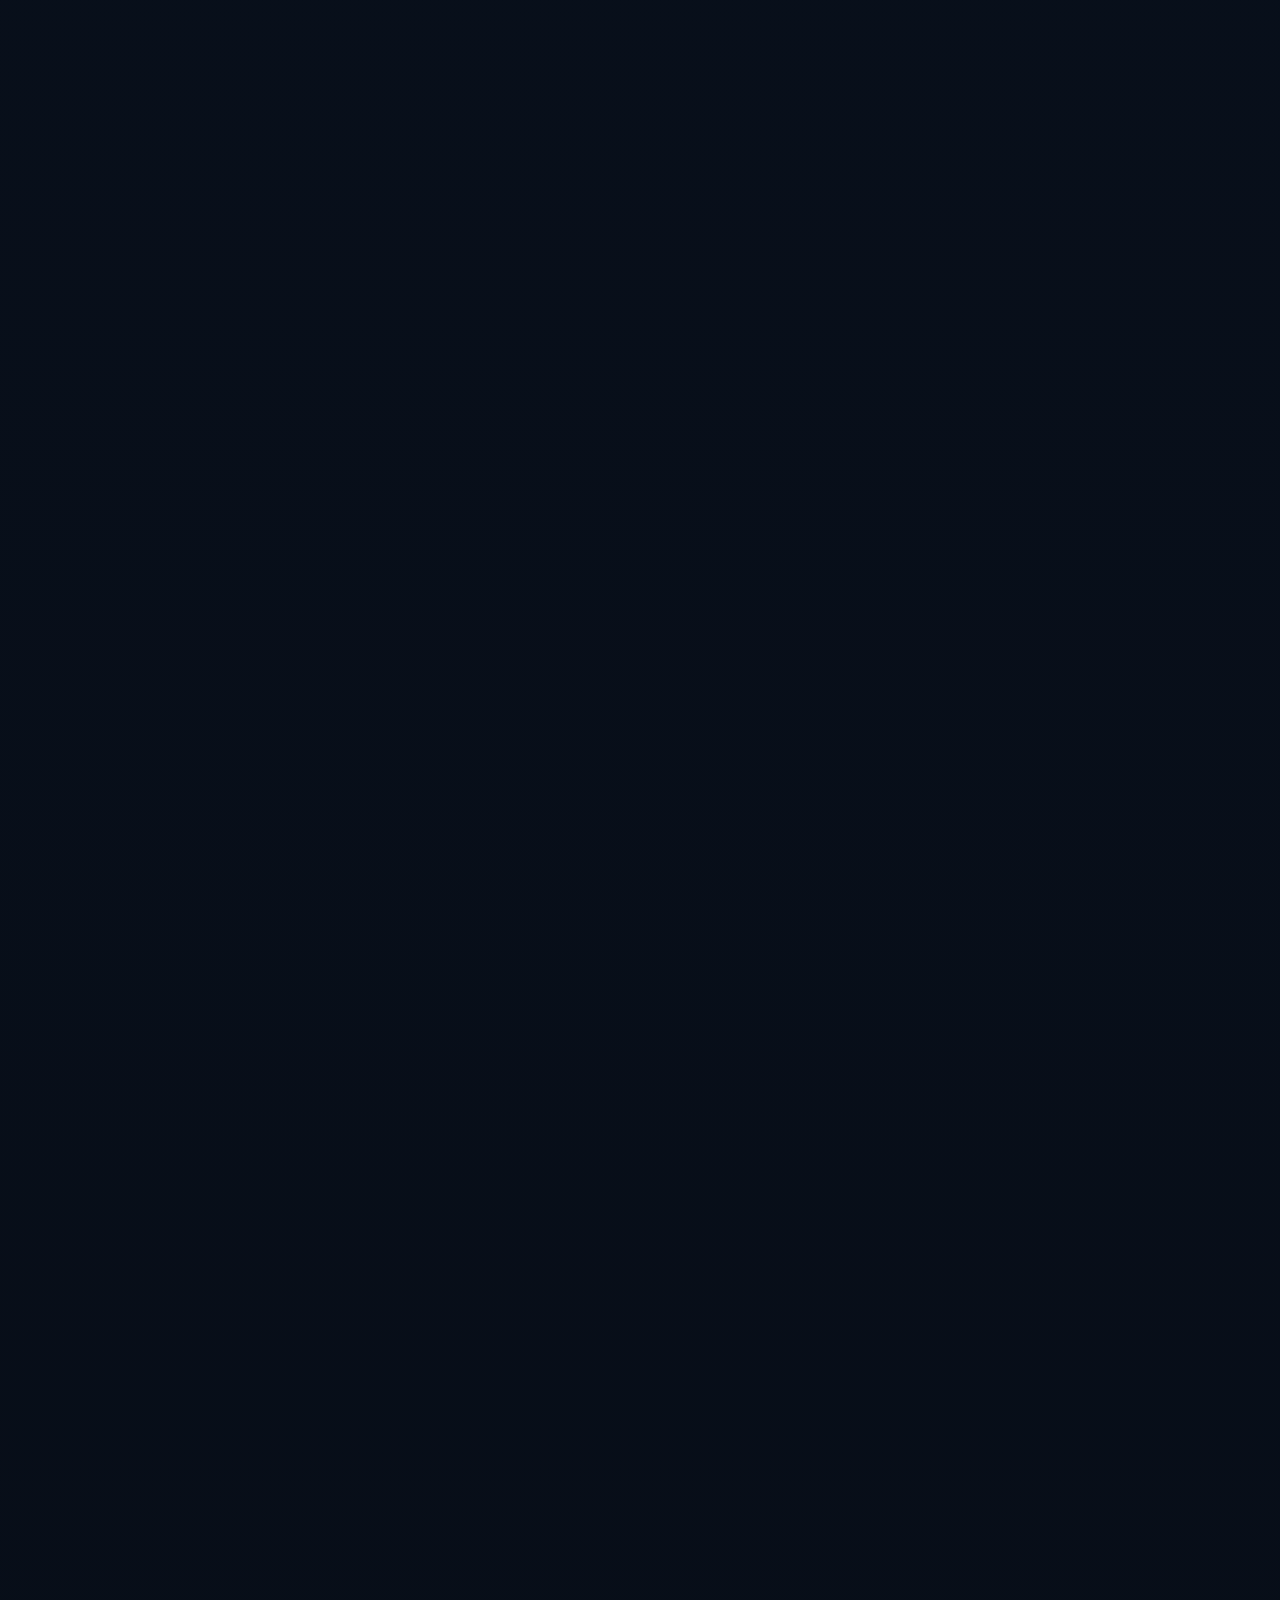
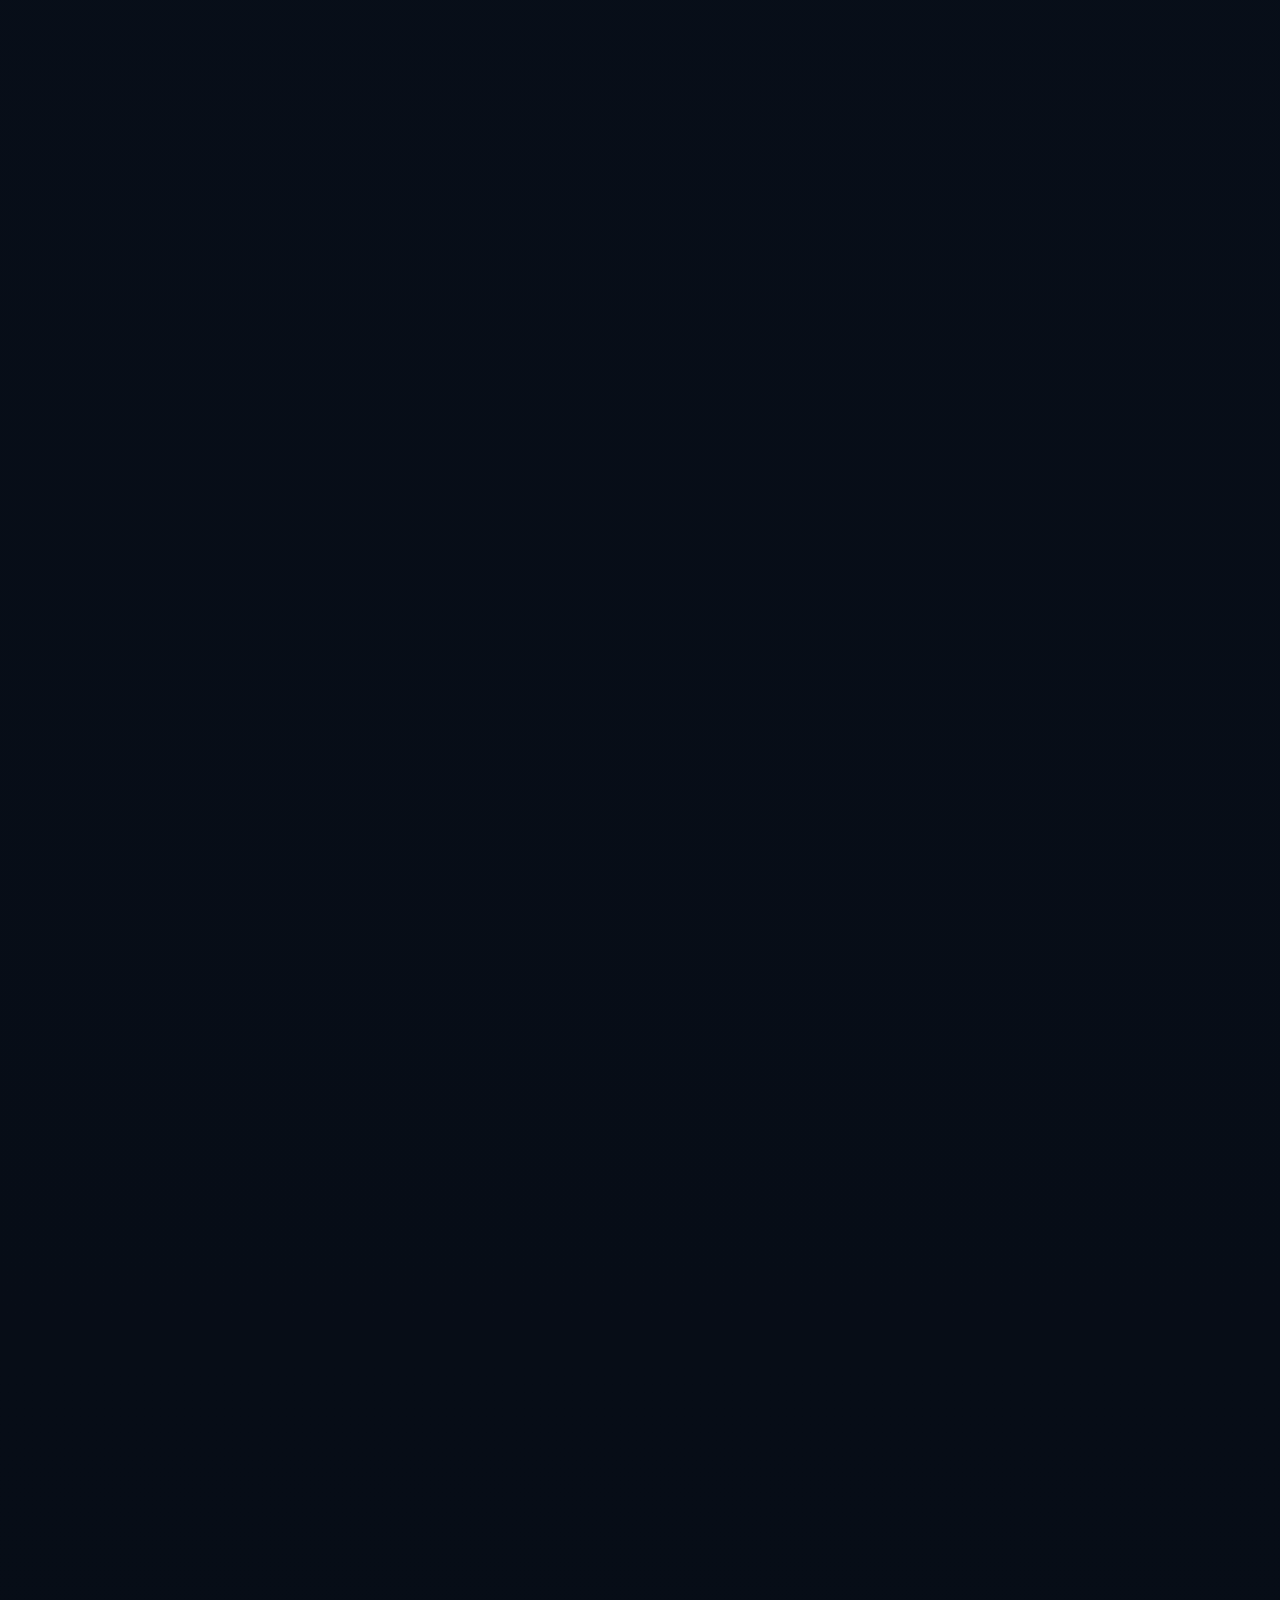
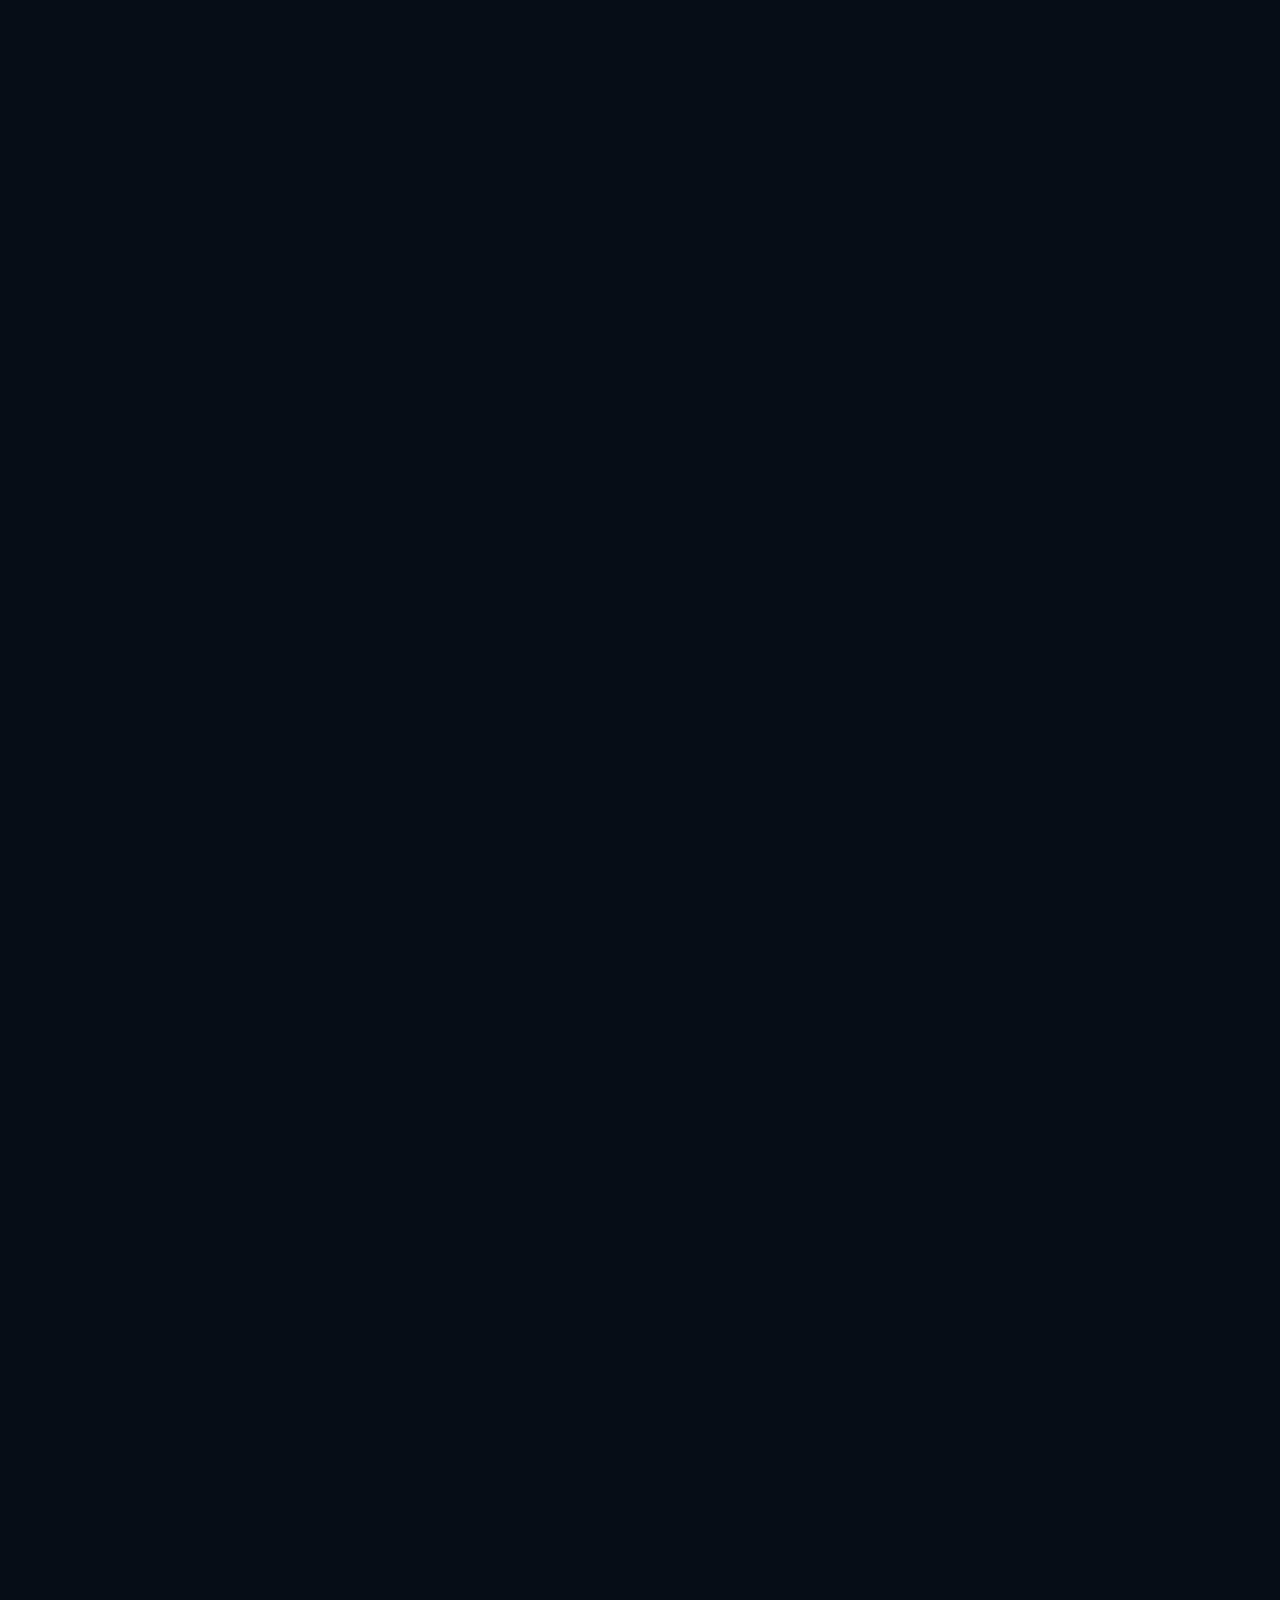
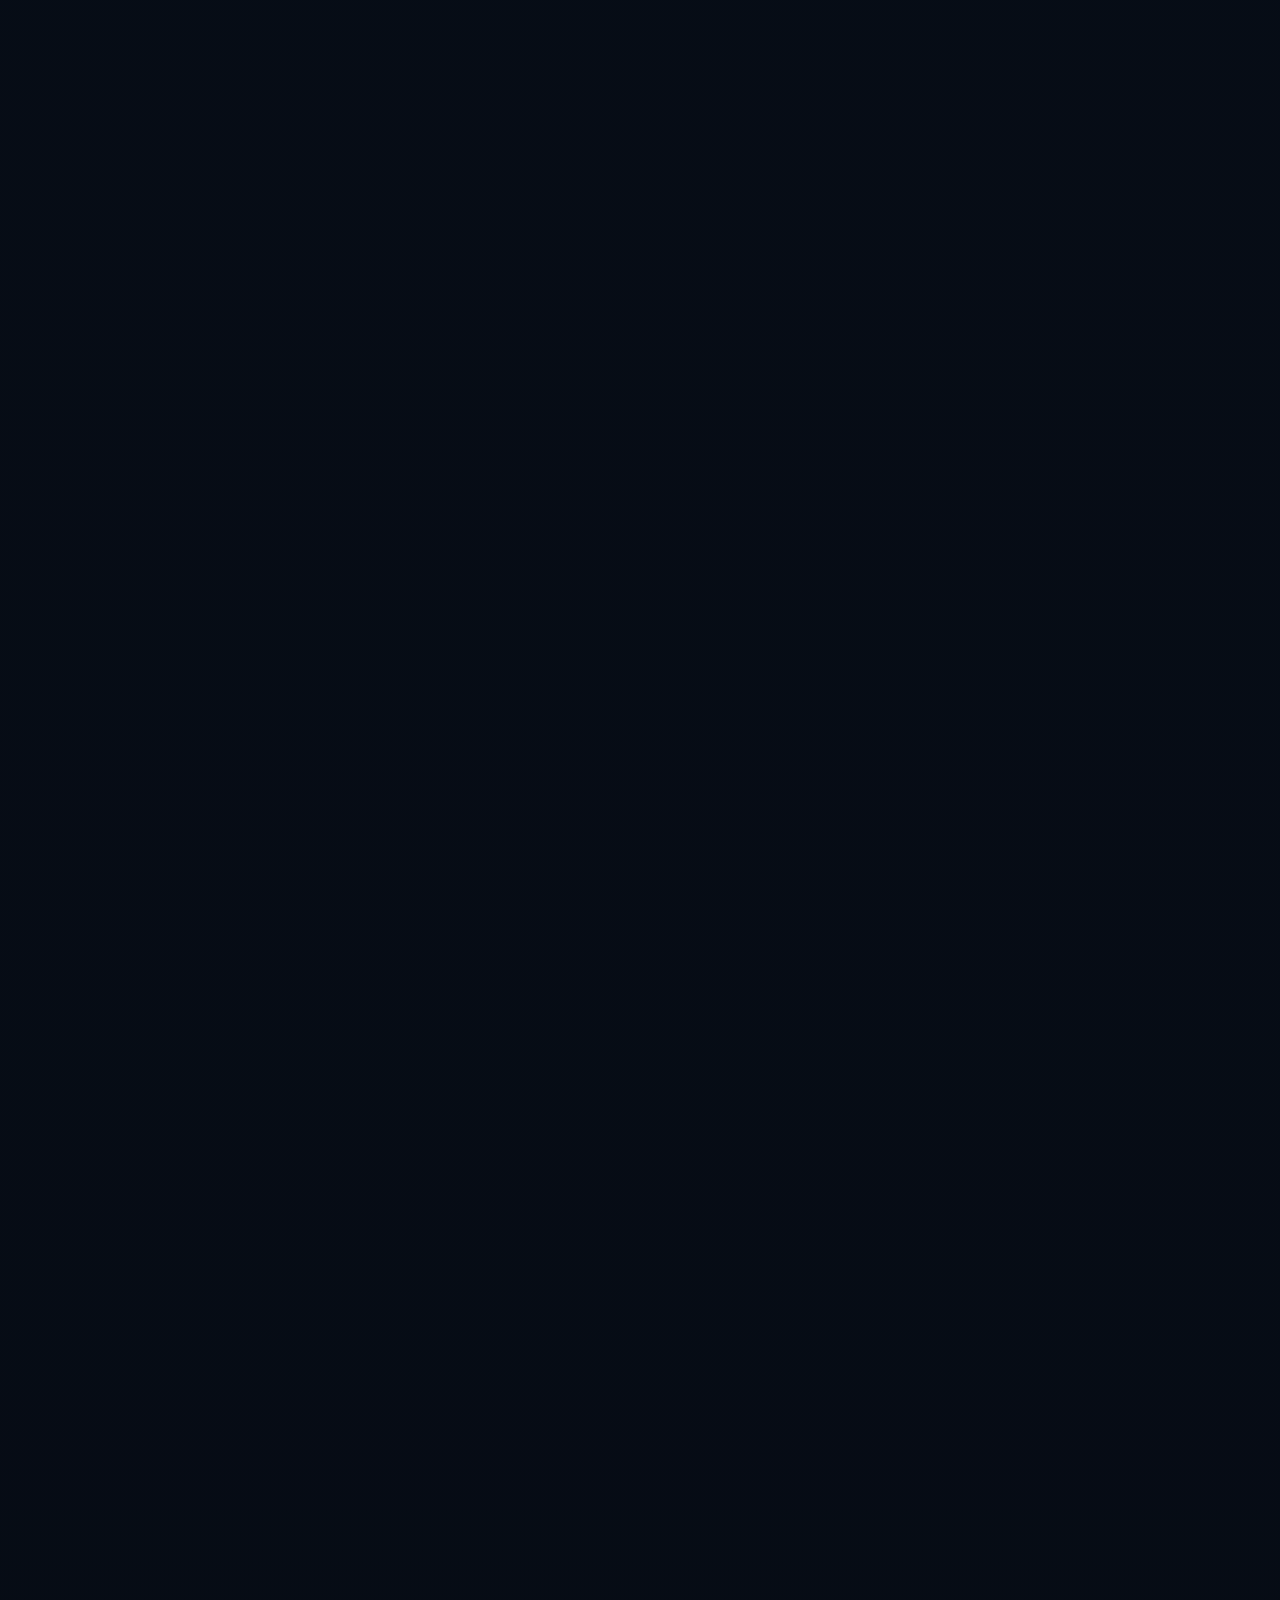
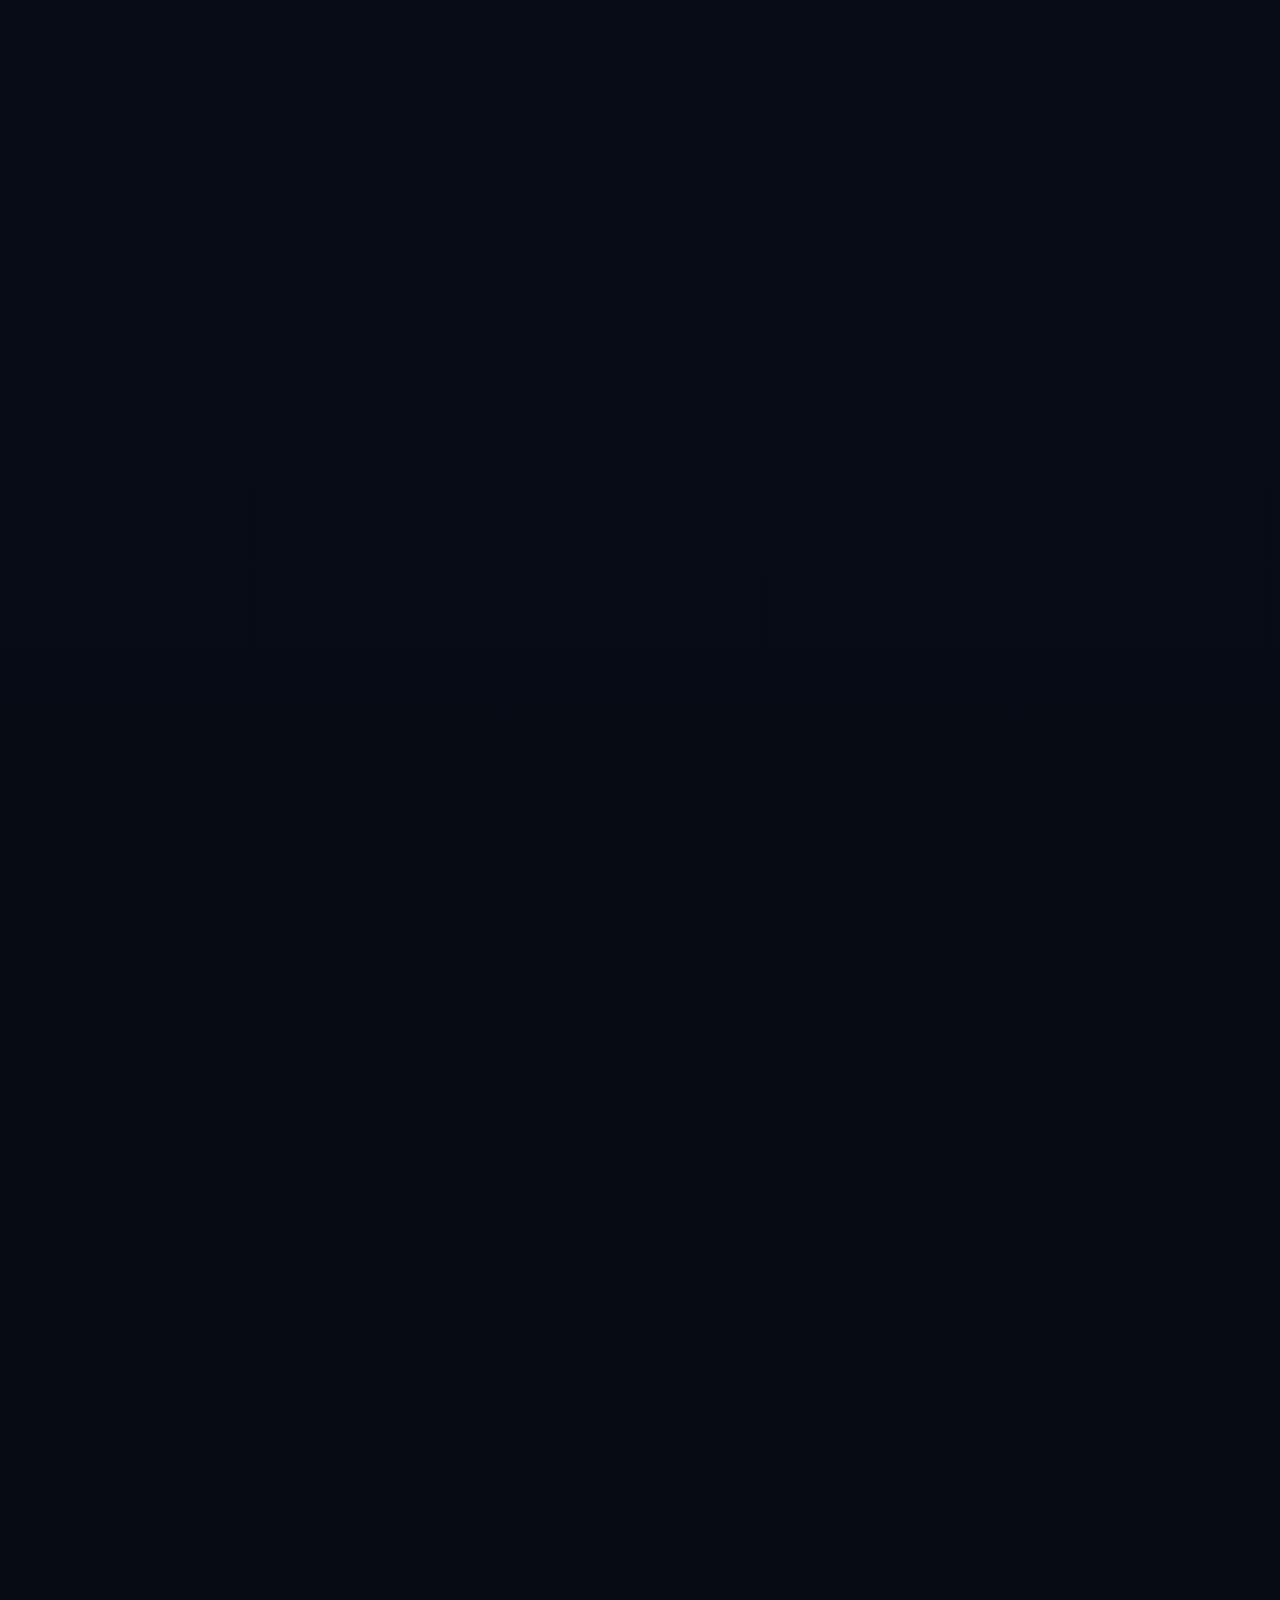
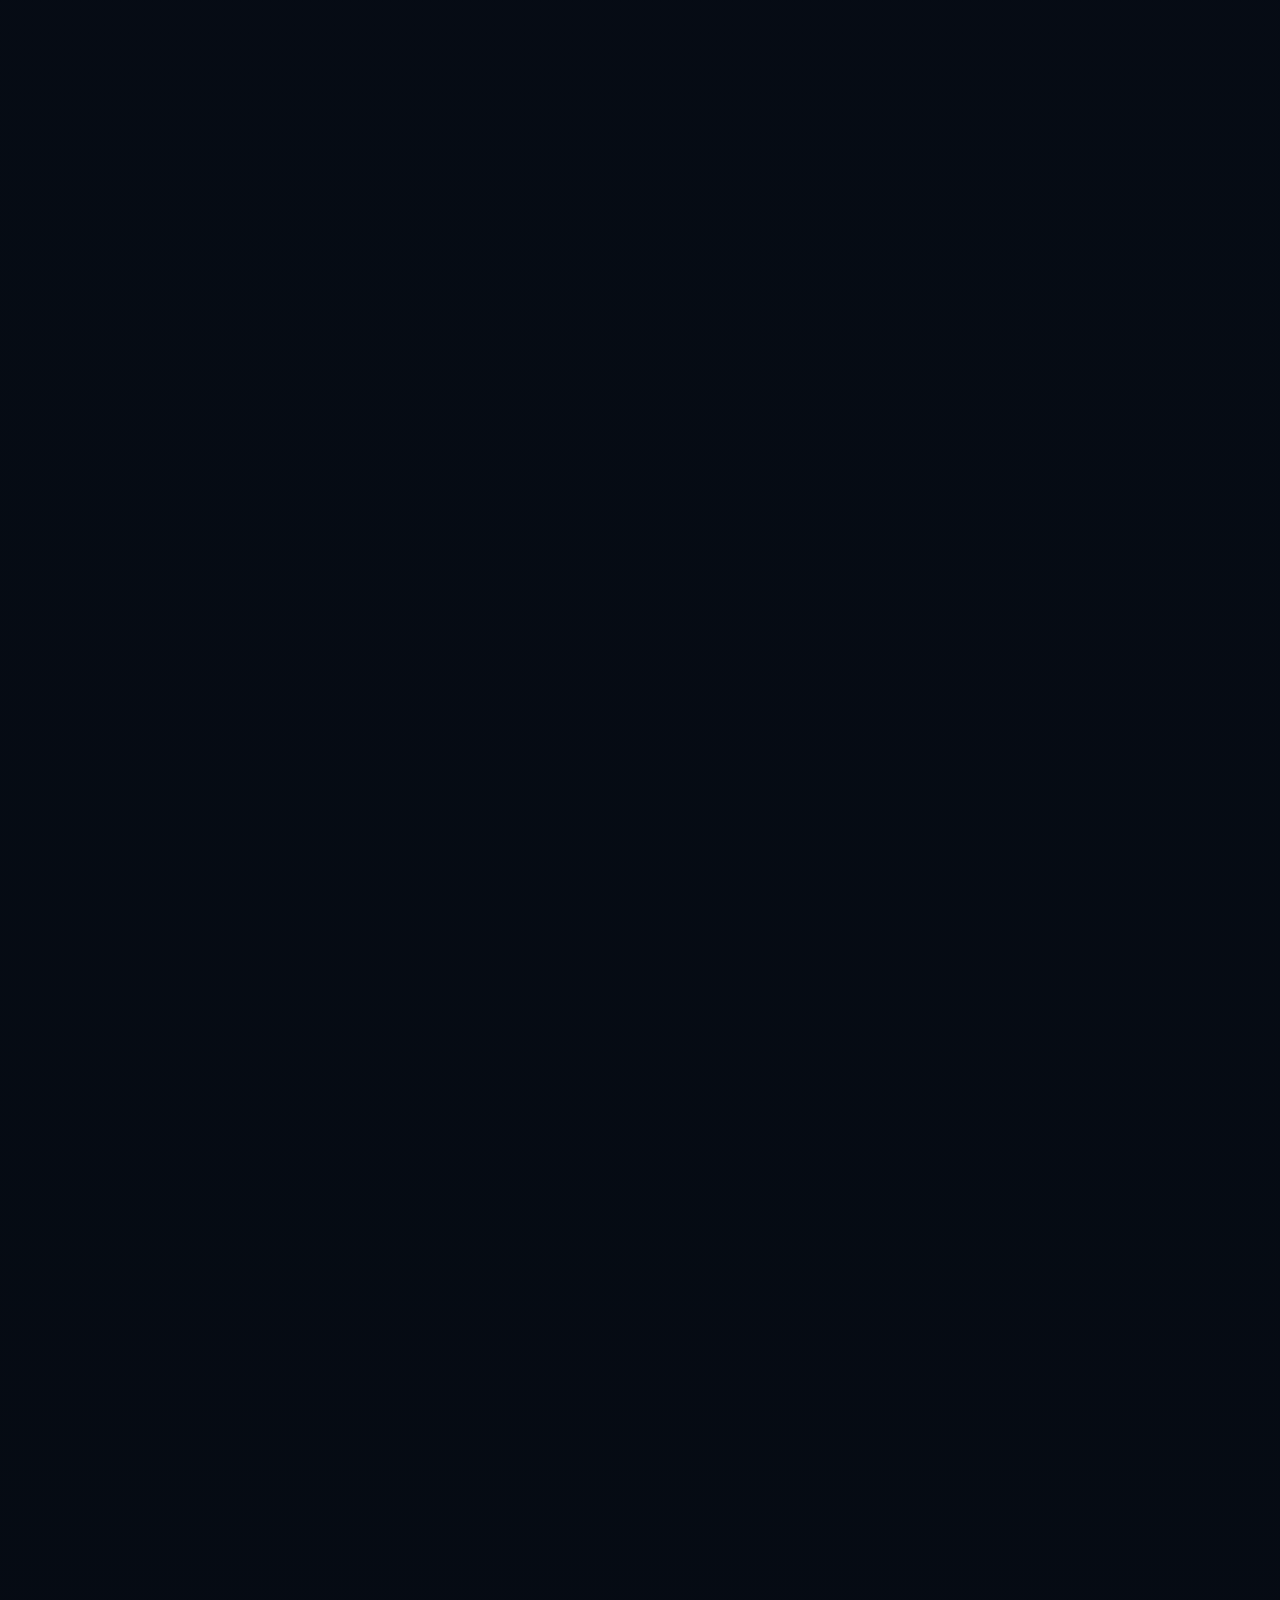
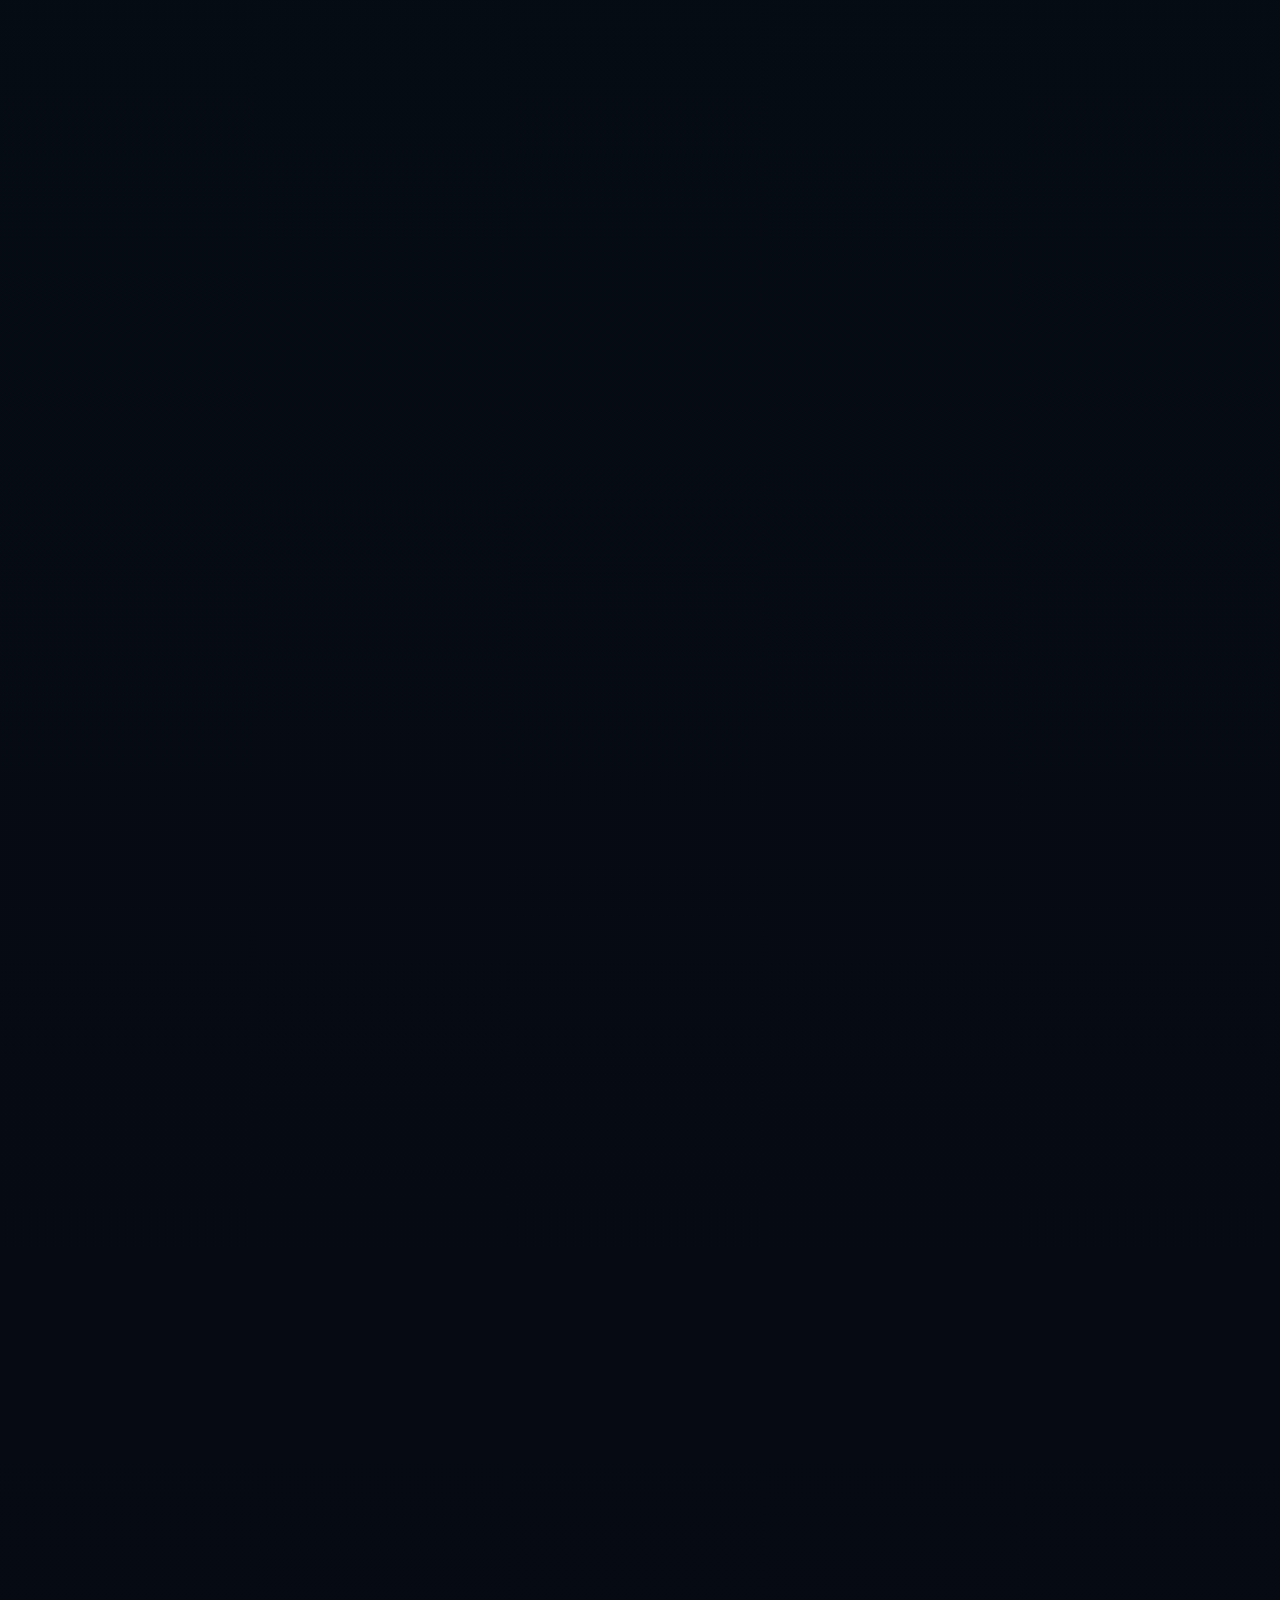
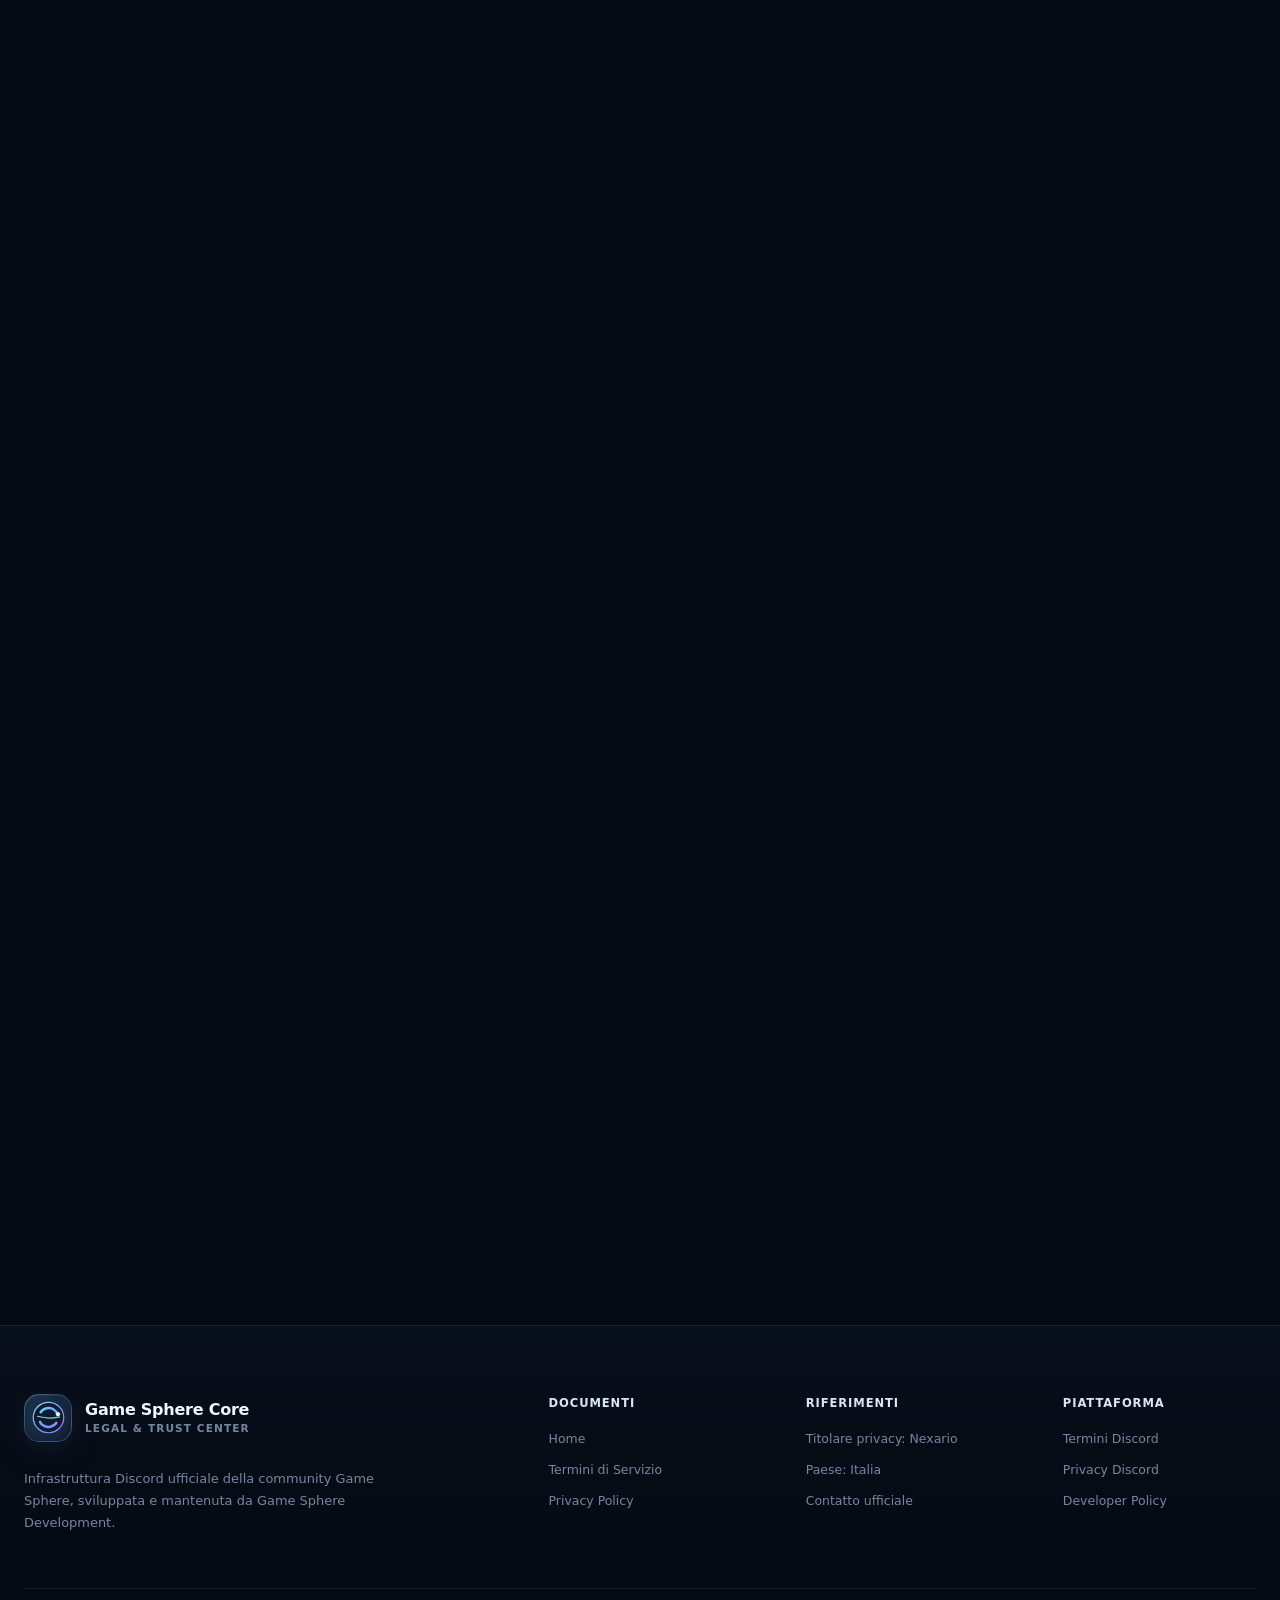
<file: privacy.html>
<!doctype html>
<html lang="it">
<head>
  <meta charset="utf-8">
  <meta name="viewport" content="width=device-width, initial-scale=1">
  <meta name="color-scheme" content="dark">
  <meta name="theme-color" content="#070b14">
  <meta name="description" content="Privacy Policy di Game Sphere Core, redatta sulla base del comportamento effettivo del bot Discord.">
  <meta http-equiv="Content-Security-Policy" content="default-src 'self'; img-src 'self' data:; style-src 'self'; script-src 'self'; object-src 'none'; base-uri 'self'; form-action 'none'; upgrade-insecure-requests">
  <title>Privacy Policy — Game Sphere Core</title>
  <link rel="icon" href="assets/brand-mark.svg" type="image/svg+xml">
  <link rel="stylesheet" href="style.css?v=20261015-utilities">
  <script src="site.js?v=20261015-utilities" defer></script>
  <link rel="canonical" href="https://gamespherestaff-source.github.io/game-sphere-core-legal/privacy.html">
  <meta property="og:type" content="website">
  <meta property="og:locale" content="it_IT">
  <meta property="og:title" content="Privacy Policy — Game Sphere Core">
  <meta property="og:description" content="Privacy Policy di Game Sphere Core, redatta sulla base del comportamento effettivo del bot Discord.">
  <meta property="og:url" content="https://gamespherestaff-source.github.io/game-sphere-core-legal/privacy.html">
  <meta property="og:image" content="https://gamespherestaff-source.github.io/game-sphere-core-legal/assets/social-card.png">
  <meta property="og:image:width" content="1200">
  <meta property="og:image:height" content="630">
  <meta property="og:image:alt" content="Game Sphere Core — Termini, privacy e assistenza">
  <meta name="twitter:card" content="summary_large_image">
</head>
<body class="document-page">
  <div class="reading-progress" data-reading-progress aria-hidden="true"></div>
  <a class="skip-link" href="#contenuto">Vai al contenuto</a>

  <header class="site-header">
    <div class="nav-shell">
      <a class="brand" href="index.html" aria-label="Game Sphere Core — Home">
        <span class="brand-emblem"><img src="assets/brand-mark.svg" width="46" height="46" alt=""></span>
        <span class="brand-copy"><strong>Game Sphere Core</strong><span>Official community infrastructure</span></span>
      </a>

      <div class="nav-cluster">
        <nav class="site-nav" aria-label="Navigazione principale">
          <a href="index.html">Home</a>
          <a href="terms.html">Termini</a>
          <a href="privacy.html" aria-current="page">Privacy</a>
        </nav>

        <a class="nav-contact" href="mailto:gamesphere.staff@gmail.com" aria-label="Contatta Game Sphere">
          <svg viewBox="0 0 24 24" aria-hidden="true"><path d="M4 6.5h16v11H4zM4.8 7.2 12 13l7.2-5.8"/></svg>
          <span>Contatto</span>
        </a>
      </div>
    </div>
  </header>

  <main id="contenuto" class="page-shell document-shell">
    <nav class="breadcrumb" aria-label="Breadcrumb">
      <a href="index.html">Home</a><span aria-hidden="true">/</span><span>Documenti legali</span><span aria-hidden="true">/</span><strong>Privacy Policy</strong>
    </nav>

    <header class="document-hero">
      <div class="document-hero-copy">
        <div class="hero-badges">
          <span class="signal-badge signal-badge-live"><i aria-hidden="true"></i> Documento ufficiale</span>
          <span class="signal-badge">GDPR · Italia / UE</span>
        </div>

        <p class="eyebrow">Game Sphere Core · Trust</p>
        <h1>Privacy Policy</h1>
        <p>Informativa trasparente sul trattamento dei dati da parte di Game Sphere Core, costruita a partire dall’analisi del codice sorgente e dei sistemi di archiviazione presenti nel progetto.</p>

        <div class="document-meta">
          <span class="pill pill-accent">Audit del codice completato</span>
          <span class="pill">Ultimo aggiornamento: <time data-legal-date datetime="2026-09-06">6 settembre 2026</time></span>
          <span class="pill">Quadro: GDPR / SEE</span>
        </div>
      </div>

      <div class="document-seal document-seal-privacy" aria-hidden="true">
        <span class="seal-ring"></span>
        <svg viewBox="0 0 32 32"><path d="m16 3 10 4v7c0 6.4-4.1 11.2-10 14-5.9-2.8-10-7.6-10-14V7zM12 16l3 3 6-8"/></svg>
        <strong>GDPR</strong>
        <small>17 sezioni</small>
      </div>
    </header>

    <div class="document-layout">
      <aside class="toc" aria-label="Indice della Privacy Policy">
        <div class="toc-heading">
          <div><span>Documento 02</span><strong>Indice dei contenuti</strong></div>
          <button class="toc-toggle" type="button" aria-expanded="true" aria-controls="privacy-toc-list"><span>Mostra indice</span><svg viewBox="0 0 24 24" aria-hidden="true"><path d="m6 9 6 6 6-6"/></svg></button>
        </div>

        <ol id="privacy-toc-list">
          <li><a href="#ambito">Ambito e titolare</a></li>
          <li><a href="#principio">Come è stata redatta</a></li>
          <li><a href="#categorie">Categorie di dati</a></li>
          <li><a href="#messaggi">Messaggi e contenuti</a></li>
          <li><a href="#ticket-log">Ticket, prove e log</a></li>
          <li><a href="#finalita">Finalità e basi giuridiche</a></li>
          <li><a href="#automazioni">Trattamenti automatizzati</a></li>
          <li><a href="#archiviazione">Archiviazione e retention</a></li>
          <li><a href="#destinatari">Accesso e destinatari</a></li>
          <li><a href="#servizi-esterni">Servizi esterni</a></li>
          <li><a href="#discord">Discord, intent e permessi</a></li>
          <li><a href="#sicurezza">Sicurezza</a></li>
          <li><a href="#diritti">Diritti degli utenti</a></li>
          <li><a href="#minori">Minori</a></li>
          <li><a href="#sito">Questo sito web</a></li>
          <li><a href="#modifiche">Modifiche</a></li>
          <li><a href="#contatti">Contatti</a></li>
        </ol>
      </aside>

      <article class="legal-document">
        <div class="document-tools" data-document-tools hidden>
          <label for="document-search">Cerca nel documento</label>
          <input id="document-search" type="search" maxlength="100" placeholder="Es. dati, account, sanzioni" autocomplete="off">
          <p class="search-status" role="status" aria-live="polite" data-search-status></p>
          <button type="button" class="utility-button" data-print>Stampa / Salva PDF</button>
        </div>
        <section id="ambito">
          <span class="section-number">01</span>
          <h2>Ambito e Titolare del trattamento</h2>

          <p>Questa informativa riguarda <strong>Game Sphere Core</strong>, applicazione Discord della community <strong>Game Sphere</strong>, sviluppata e gestita da <strong>Game Sphere Development</strong>. Copre i trattamenti effettuati dal bot, i file locali del progetto, i log Discord generati dal bot e questo portale legale statico.</p>

          <p>Il <strong>Titolare del trattamento</strong> dei dati personali trattati tramite Game Sphere Core è <strong>Nexario</strong>, nell’ambito del progetto <strong>Game Sphere™</strong>. Il Paese di riferimento è l’<strong>Italia</strong> e il contatto ufficiale per le comunicazioni relative alla privacy è <a href="mailto:gamesphere.staff@gmail.com">gamesphere.staff@gmail.com</a>.</p>

          <div class="callout callout-identity">
            <p><strong>Titolare del trattamento</strong><br>Nexario · Game Sphere™ · Italia · <a href="mailto:gamesphere.staff@gmail.com">gamesphere.staff@gmail.com</a></p>
          </div>
        </section>

        <section id="principio">
          <span class="section-number">02</span>
          <h2>Principio di aderenza al codice</h2>

          <p>La presente Privacy Policy distingue tre livelli:</p>

          <ul>
            <li><strong>dati accessibili:</strong> informazioni che Discord rende disponibili al bot tramite eventi, interazioni e API, nei limiti degli intent e dei permessi configurati;</li>
            <li><strong>dati elaborati temporaneamente:</strong> informazioni lette o mantenute in memoria per eseguire una funzione, senza scrittura nei file locali;</li>
            <li><strong>dati registrati:</strong> informazioni salvate in file JSON, esportazioni locali oppure messaggi e allegati nei canali Discord.</li>
          </ul>

          <p>Non viene dichiarata una raccolta solo perché sarebbe tecnicamente possibile tramite Discord. Le categorie seguenti riflettono operazioni concretamente presenti nel codice esaminato.</p>
        </section>

        <section id="categorie">
          <span class="section-number">03</span>
          <h2>Categorie di dati effettivamente trattate</h2>

          <div class="data-table-wrap" role="region" aria-label="Categorie di dati trattati" tabindex="0">
            <table class="data-table">
              <thead>
                <tr><th scope="col">Categoria</th><th scope="col">Dati</th><th scope="col">Origine e uso</th><th scope="col">Registrazione</th></tr>
              </thead>

              <tbody>
                <tr>
                  <td><strong>Identità Discord</strong></td>
                  <td>ID utente, username, nome visualizzato, menzione, avatar URL</td>
                  <td>Discord; identificazione, risposte, ruoli, audit, pratiche e moderazione</td>
                  <td>Presente in più archivi JSON e messaggi di log Discord</td>
                </tr>

                <tr>
                  <td><strong>Contesto server</strong></td>
                  <td>ID e nome server, ID/nome canale, ID messaggio, ruoli, permessi e overwrite</td>
                  <td>Discord; instradamento, controllo accessi, ticket, viste persistenti ed export amministrativi</td>
                  <td>ID tecnici in JSON; struttura completa negli export generati dagli admin</td>
                </tr>

                <tr>
                  <td><strong>Comandi e interazioni</strong></td>
                  <td>Comando, opzioni inserite, esecutore, server e canale, errori</td>
                  <td>Discord; esecuzione, sicurezza e audit</td>
                  <td>Quasi tutti i comandi slash sono copiati nei canali sanzioni/audit, salvo eccezioni codificate</td>
                </tr>

                <tr>
                  <td><strong>Minecraft</strong></td>
                  <td>Username, UUID Mojang, collegamento con Discord, data di verifica</td>
                  <td>Utente e API Mojang; verifica e controlli FDO</td>
                  <td>File locale di verifiche; dati collegati anche in pratiche, sanzioni e casellario</td>
                </tr>

                <tr>
                  <td><strong>Dati anagrafici RP</strong></td>
                  <td>Nome RP, nazionalità RP, sesso RP, data di nascita RP, motivazione e codice fiscale generato</td>
                  <td>Moduli di cittadinanza; gestione di pratiche e carta d’identità RP</td>
                  <td>File locale delle pratiche e log Discord collegati</td>
                </tr>

                <tr>
                  <td><strong>Porto d’armi RP</strong></td>
                  <td>Nome RP, tipo di arma, motivazione, precedenti penali dichiarati</td>
                  <td>Modulo utente; valutazione amministrativa RP</td>
                  <td>File locale delle pratiche e messaggi amministrativi</td>
                </tr>

                <tr>
                  <td><strong>Moderazione e sicurezza</strong></td>
                  <td>Warning, ban, strike, sospensioni, rimozioni, blacklist, motivi, date, autore, prove e snapshot di ruoli</td>
                  <td>Staff, FDO e utenti segnalanti; applicazione del regolamento</td>
                  <td>JSON locali e canali Discord di moderazione/audit</td>
                </tr>

                <tr>
                  <td><strong>Casellario e denunce RP</strong></td>
                  <td>Soggetto, descrizione, gravità, data del fatto, prove/link, multa, stato, cronologia, agenti e chiave testuale anti-duplicato derivata dai dati dell’infrazione</td>
                  <td>Utenti e FDO; gestione RP, multe e controlli</td>
                  <td>File locale del casellario e canale Discord FDO</td>
                </tr>

                <tr>
                  <td><strong>Ticket</strong></td>
                  <td>Proprietario, categoria, canale, messaggi, autori, date, motivo di chiusura, stato di inattività e, quando registrato dal sistema, stato dell’autochiusura</td>
                  <td>Discord; assistenza, gestione della presa in carico e delle pratiche che richiedono tempi o figure autorizzate specifiche</td>
                  <td>Metadati locali finché aperto; transcript inviato su Discord alla chiusura</td>
                </tr>

                <tr>
                  <td><strong>Staff e recensioni</strong></td>
                  <td>Sessioni di servizio, ore, correzioni, sanzioni ricevute/emesse, recensioni, stelle, autore e motivazione</td>
                  <td>Staff e utenti autorizzati; organizzazione e valutazione interna</td>
                  <td>File JSON dedicati e canali Discord configurati</td>
                </tr>

                <tr>
                  <td><strong>Economia virtuale</strong></td>
                  <td>Conto, IBAN generato, saldo, controparti, importi, causali, commissioni, multe e cronologia</td>
                  <td>Comandi utente/admin; sistema RP Acrea Bank</td>
                  <td>File locale; eventi e alert in canali Discord</td>
                </tr>

                <tr>
                  <td><strong>Ingresso nel server</strong></td>
                  <td>ID, nomi Discord, primo/ultimo ingresso e numero di ingressi</td>
                  <td>Evento Discord di ingresso; benvenuto e riconoscimento degli utenti di ritorno</td>
                  <td>File locale senza cancellazione automatica generale</td>
                </tr>

                <tr>
                  <td><strong>Stato operativo</strong></td>
                  <td>ID di messaggi di stato, codici sessione, data ultimo meteo, invio compleanno RP</td>
                  <td>Funzioni tecniche e automazioni</td>
                  <td>Piccoli file JSON di stato</td>
                </tr>
              </tbody>
            </table>
          </div>

          <p>Il codice non richiede email, password Discord, numeri di telefono, dati di carte di pagamento o coordinate bancarie reali. Gli IBAN e i saldi presenti nel bot sono generati e usati esclusivamente nell’economia RP.</p>
        </section>

        <section id="messaggi">
          <span class="section-number">04</span>
          <h2>Messaggi, contenuti e allegati</h2>

          <h3>Lettura generale dei messaggi</h3>

          <p>Il bot abilita il <strong>Message Content Intent</strong> e riceve gli eventi messaggio. Per i messaggi non inviati da bot o webhook, il codice legge il testo per elaborare eventuali comandi con prefisso, rilevare menzioni e parole chiave degli “easter egg”, riattivare ticket e verificare se il messaggio appartiene al canale IA.</p>

          <p>Il testo dei messaggi ordinari non viene scritto in un archivio locale generale. L’accesso avviene comunque in memoria durante l’elaborazione.</p>

          <h3>Canale IA</h3>

          <p>Nel solo canale configurato per le risposte IA, i messaggi non vuoti che non iniziano con <code>/</code> o <code>!</code> vengono inviati a <strong>OpenRouter</strong> insieme al prompt di sistema e a una cronologia in memoria. Il limite predefinito è di <strong>8 elementi di cronologia</strong> per coppia server/utente, ma può essere cambiato tramite la configurazione dell’ambiente di esecuzione; il valore effettivo di produzione non è verificabile dal sorgente. Non è applicata una scadenza temporale: i dati non sono scritti su disco e vengono persi al riavvio del processo.</p>

          <p>OpenRouter può inoltrare l’input a un provider di modelli selezionato automaticamente, perché il codice usa il modello dinamico <code>openrouter/free</code>. Il provider finale non è determinabile dal sorgente.</p>

          <h3>Allegati</h3>

          <p>Il codice non scarica sistematicamente gli allegati dei messaggi. Alcuni comandi accettano però allegati come prove per blacklist o segnalazioni Staff: il relativo URL Discord viene pubblicato nel canale configurato e, per le immagini, può essere mostrato nell’embed. I campi “prove” di denunce e infrazioni accettano inoltre link o riferimenti testuali e li salvano nel casellario locale.</p>
        </section>

        <section id="ticket-log">
          <span class="section-number">05</span>
          <h2>Ticket, transcript, prove e log amministrativi</h2>

          <p>Durante l’apertura di un ticket sono salvati localmente metadati come ID server/canale, proprietario, categoria, numero, ID del messaggio di controllo e indicatori di attività. Alla chiusura o eliminazione del canale, questa voce viene rimossa dal file di stato.</p>

          <p>Se una richiesta riguarda una pratica giudiziaria, amministrativa o un altro procedimento che richiede tempi superiori, l’utente deve segnalarlo allo Staff all’interno del ticket. Lo Staff autorizzato valuta la situazione e può sospendere l’autochiusura mediante il comando o gli strumenti dedicati del bot. Quando necessario, lo Staff può inoltre aggiungere al ticket le figure competenti tramite i comandi di gestione disponibili, come il Magistrato, le FDO o altri soggetti autorizzati. L’utente non può disattivare autonomamente l’autochiusura né attribuire autonomamente accesso al ticket a figure riservate.</p>

          <p>Alla chiusura, il bot legge l’intera cronologia del canale e genera in memoria un transcript HTML contenente, per ciascun messaggio, username, ID autore, data/ora e testo. Il transcript non incorpora gli allegati. Viene inviato:</p>

          <ul>
            <li>in messaggio diretto al proprietario del ticket, se possibile;</li>
            <li>come allegato nel canale Discord configurato per i log ticket.</li>
          </ul>

          <p>Il codice non elimina automaticamente il transcript dal canale di log o dai messaggi diretti.</p>

          <h3>Logging dei comandi</h3>

          <p>Al completamento o all’errore di quasi tutti i comandi slash, il bot crea un log con comando, utente e ID, server e ID, canale e ID, nonché i valori delle opzioni inserite. I comandi ticket e alcune regolazioni delle ore sono esclusi da questo logger automatico, ma possono avere log specifici.</p>

          <p>Altri eventi — verifiche, sanzioni, pratiche, movimenti dell’economia virtuale, multe, denunce e modifiche amministrative — producono log dedicati nei canali Discord configurati.</p>
        </section>

        <section id="finalita">
          <span class="section-number">06</span>
          <h2>Finalità e basi giuridiche</h2>

          <p>Nel contesto del GDPR, il Titolare può trattare i dati sulla base delle seguenti condizioni giuridiche, secondo la funzione interessata e le circostanze concrete:</p>

          <ul>
            <li><strong>esecuzione del servizio richiesto</strong> (art. 6, par. 1, lett. b GDPR), per rispondere a comandi, gestire ticket, verifiche, pratiche RP e funzioni volontariamente avviate;</li>
            <li><strong>legittimo interesse</strong> (art. 6, par. 1, lett. f GDPR), per proteggere la community, prevenire abusi, applicare il regolamento, mantenere audit e garantire continuità tecnica, previa valutazione di necessità e bilanciamento;</li>
            <li><strong>consenso</strong> (art. 6, par. 1, lett. a GDPR) solo quando una funzione facoltativa viene effettivamente proposta su questa base e il consenso è libero, informato e revocabile;</li>
            <li><strong>obbligo legale</strong> (art. 6, par. 1, lett. c GDPR) esclusivamente quando una norma applicabile richieda conservazione o comunicazione; il codice non implementa una raccolta specifica per obblighi legali.</li>
          </ul>

          <p>Le finalità concrete sono: erogazione delle funzioni, assistenza, gestione della community, moderazione, sicurezza, prevenzione dello spam, documentazione delle decisioni, amministrazione RP e risoluzione degli errori.</p>
        </section>

        <section id="automazioni">
          <span class="section-number">07</span>
          <h2>Trattamenti e decisioni automatizzate</h2>

          <p>Il codice applica regole automatiche che possono influire su ruoli e accesso interno:</p>

          <ul>
            <li>chiusura del ticket dopo circa 120 minuti di inattività, con avviso circa 15 minuti prima; per pratiche giudiziarie, amministrative o altri procedimenti che richiedono tempi superiori, l’utente deve segnalarne la necessità allo Staff e lo Staff autorizzato può sospendere l’autochiusura tramite il comando dedicato dopo la valutazione del caso;</li>
            <li>timeout Discord di 2 minuti dopo più di tre richieste Staff in 60 secondi;</li>
            <li>conseguenze automatiche al raggiungimento di soglie di warning o strike;</li>
            <li>aggiornamenti di ruoli per sospensioni, rimozioni, verifiche e pratiche approvate;</li>
            <li>commissioni, canoni, alert per bonifici virtuali elevati e funzioni di riscossione o esecuzione di multe e obbligazioni RP nei casi previsti dalle regole vigenti e, quando richiesto, sulla base di un provvedimento dell’autorità RP competente.</li>
          </ul>

          <p>Queste regole non producono effetti giuridici o finanziari reali, ma possono incidere sulla partecipazione alla community e devono poter essere sottoposte a revisione umana tramite lo Staff o, per le questioni RP di rispettiva competenza, le autorità RP previste dai regolamenti.</p>
        </section>

        <section id="archiviazione">
          <span class="section-number">08</span>
          <h2>Archiviazione e tempi di conservazione</h2>

          <p>Il bot non usa un database SQL o un servizio database remoto nel codice analizzato. I dati persistenti sono salvati principalmente in <strong>file JSON sul filesystem dell’ambiente di esecuzione</strong> e in messaggi/allegati su Discord. Le scritture JSON principali usano sostituzione atomica del file, ma non risultano cifrate a livello applicativo.</p>

          <div class="data-table-wrap" role="region" aria-label="Tempi di conservazione" tabindex="0">
            <table class="data-table">
              <thead><tr><th scope="col">Archivio</th><th scope="col">Criterio di conservazione verificato nel codice</th><th scope="col">Cancellazione disponibile</th></tr></thead>

              <tbody>
                <tr><td><strong>Conversazioni IA in memoria</strong></td><td>Limite predefinito di 8 elementi per server/utente, configurabile nell’ambiente; fino a sovrascrittura o riavvio, senza timer</td><td>Riavvio del processo; nessun comando utente dedicato</td></tr>
                <tr><td><strong>Stato ticket locale</strong></td><td>Finché il ticket è aperto</td><td>Rimozione automatica alla chiusura o eliminazione del canale</td></tr>
                <tr><td><strong>Transcript e log Discord</strong></td><td>Finché necessari per assistenza, moderazione, sicurezza o audit; il bot non imposta un timer automatico</td><td>Rimozione o anonimizzazione manuale nei messaggi e canali Discord quando non più necessari</td></tr>
                <tr><td><strong>Verifica Minecraft</strong></td><td>Finché l’associazione è necessaria alle funzioni della community; il bot non imposta una scadenza automatica</td><td>Il reset amministrativo rimuove l’associazione locale; i log Discord sono gestiti separatamente</td></tr>
                <tr><td><strong>Pratiche cittadine RP</strong></td><td>Per la durata della pratica e finché lo storico è necessario all’amministrazione o all’audit della community</td><td>La revoca cambia lo stato; rimozione o anonimizzazione richiedono una revisione manuale</td></tr>
                <tr><td><strong>Casellario RP</strong></td><td>Finché necessario per misure attive, sicurezza, audit o legittime esigenze documentali</td><td>La revoca rimuove gli effetti attivi; la traccia audit va rimossa o anonimizzata quando non più necessaria</td></tr>
                <tr><td><strong>Sanzioni Minecraft e Staff</strong></td><td>Finché necessarie alla moderazione, sicurezza, revisione o documentazione legittima delle decisioni</td><td>Le funzioni di revoca agiscono su voci specifiche; la revisione finale può richiedere intervento manuale</td></tr>
                <tr><td><strong>Economia virtuale</strong></td><td>Per la gestione del conto e delle esigenze amministrative o di audit; massimo 80 movimenti per conto</td><td>La chiusura cambia lo stato; il record va rimosso o anonimizzato quando non più necessario</td></tr>
                <tr><td><strong>Ore, recensioni e ingressi</strong></td><td>Finché necessari all’organizzazione, alla sicurezza o all’audit della community</td><td>Rimozione o anonimizzazione manuale quando viene meno la finalità</td></tr>
                <tr><td><strong>Export del server</strong></td><td>Solo per il tempo necessario alla finalità amministrativa che ne ha richiesto la creazione</td><td>Cancellazione manuale; il codice non integra una rotazione automatica</td></tr>
                <tr><td><strong>File legacy non usati</strong></td><td>Devono essere riesaminati e non conservati oltre le finalità operative o documentali legittime</td><td>Rimozione o anonimizzazione manuale dopo verifica</td></tr>
              </tbody>
            </table>
          </div>

          <div class="callout callout-warning">
            <p><strong>Criterio generale di retention.</strong> Quando il codice non stabilisce un periodo tecnico preciso, i dati vengono conservati finché risultano necessari per le finalità operative, di moderazione, sicurezza, audit o amministrazione della community. Sono rimossi o anonimizzati quando non sono più necessari, salvo obblighi legali o legittime esigenze documentali. Poiché diverse rimozioni non sono automatizzate dal bot, il gestore deve applicare periodicamente questo criterio con una revisione manuale degli archivi e dei log.</p>
          </div>
        </section>

        <section id="destinatari">
          <span class="section-number">09</span>
          <h2>Chi può accedere ai dati</h2>

          <ul>
            <li><strong>Utente interessato:</strong> tramite risposte private, messaggi diretti, carta RP, conto e transcript del proprio ticket.</li>
            <li><strong>Staff, dirigenza e amministratori autorizzati:</strong> in base ai ruoli, alle competenze e ai controlli presenti nei singoli comandi.</li>
            <li><strong>Magistrato, FDO e altre figure RP autorizzate:</strong> esclusivamente quando la pratica o il procedimento richiedono il loro intervento e l’accesso viene attribuito tramite i permessi o gli strumenti di gestione del ticket.</li>
            <li><strong>Membri del server:</strong> per contenuti pubblicati in canali visibili, classifiche, annunci o risposte non effimere; la visibilità effettiva dipende dai permessi Discord configurati.</li>
            <li><strong>Gestori tecnici dell’hosting:</strong> possono accedere al filesystem, ai log di processo e alle configurazioni secondo il provider scelto.</li>
            <li><strong>Provider esterni:</strong> Discord, OpenRouter e il provider di modelli instradato, Microsoft/Mojang e Minotar nei limiti descritti di seguito.</li>
          </ul>

          <p>Il codice non integra sistemi pubblicitari, data broker o piattaforme di analytics dedicate.</p>
        </section>

        <section id="servizi-esterni">
          <span class="section-number">10</span>
          <h2>Servizi esterni effettivamente presenti</h2>

          <h3>Discord</h3>
          <p>È la piattaforma necessaria al funzionamento del bot e ospita account, server, messaggi, canali, allegati, ruoli, interazioni e log. Discord tratta tali dati secondo la propria <a href="https://discord.com/privacy" rel="noopener noreferrer">Privacy Policy</a>.</p>

          <h3>OpenRouter e provider di modelli</h3>
          <p>Il testo inviato nel canale IA e la cronologia breve vengono trasmessi all’API OpenRouter. OpenRouter può instradare gli input a provider di modelli differenti. Consultare la <a href="https://openrouter.ai/privacy" rel="noopener noreferrer">Privacy Policy di OpenRouter</a> e le policy del provider di modello applicabile. Il codice non consente di identificare in anticipo il provider finale né le sue impostazioni di retention o training.</p>

          <h3>Microsoft/Mojang</h3>
          <p>Per la verifica Minecraft, il bot invia lo username inserito all’API pubblica Mojang e riceve l’UUID associato. È applicabile l’<a href="https://www.microsoft.com/privacy/privacystatement" rel="noopener noreferrer">Informativa sulla privacy Microsoft</a>.</p>

          <h3>Minotar</h3>
          <p>Il bot costruisce URL Minotar contenenti lo username Minecraft per mostrare l’avatar negli embed delle sanzioni. La richiesta dell’immagine può essere effettuata da Discord durante il rendering. Riferimento: <a href="https://minotar.net/" rel="noopener noreferrer">Minotar</a>.</p>

          <h3>Hosting</h3>
          <p>I file di configurazione sono predisposti per un’esecuzione compatibile con Replit e filesystem locale, ma il codice non dimostra quale provider ospiti realmente l’istanza di produzione, dove siano collocati i server, se esistano backup o quali amministratori abbiano accesso. Queste informazioni devono essere verificate e mantenute aggiornate dal gestore.</p>

          <p>I provider possono trattare dati fuori dallo Spazio economico europeo. Le garanzie applicabili ai trasferimenti internazionali e gli accordi con i responsabili del trattamento devono essere verificati dal Titolare sulla base degli account e delle configurazioni effettive.</p>
        </section>

        <section id="discord">
          <span class="section-number">11</span>
          <h2>Discord Gateway Intents e permessi</h2>

          <h3>Intent configurati</h3>

          <p>Il codice inizializza <code>discord.Intents.default()</code> e abilita esplicitamente:</p>

          <ul>
            <li><strong>Message Content</strong> — intent privilegiato usato per comandi con prefisso, easter egg, canale IA e gestione dell’attività dei ticket;</li>
            <li><strong>Guild Members</strong> — intent privilegiato usato per ingressi, risoluzione utenti, ruoli e ripristino delle verifiche;</li>
            <li>gli intent non privilegiati inclusi nel profilo predefinito della libreria discord.py.</li>
          </ul>

          <p>L’intent Presences non viene abilitato esplicitamente. Maggiori informazioni sono disponibili nella <a href="https://docs.discord.com/developers/events/gateway#gateway-intents" rel="noopener noreferrer">documentazione Gateway di Discord</a>.</p>

          <h3>Permessi operativi rilevati</h3>

          <p>Le operazioni implementate possono richiedere, nei canali interessati e secondo la gerarchia dei ruoli, permessi equivalenti a:</p>

          <ul>
            <li>visualizzare canali, inviare messaggi, incorporare link e allegare file;</li>
            <li>leggere la cronologia dei messaggi per transcript e controlli ticket;</li>
            <li>gestire canali e relativi overwrite per creare, rinominare, bloccare ed eliminare ticket;</li>
            <li>gestire ruoli e nickname per verifiche, pratiche e sanzioni;</li>
            <li>moderare membri per il timeout anti-spam;</li>
            <li>menzionare ruoli o <code>@everyone</code> nelle funzioni che lo prevedono.</li>
          </ul>

          <p>Game Sphere Core può disporre in produzione di permessi amministrativi più ampi, incluso il permesso <strong>Administrator</strong>, per consentire al sistema di svolgere le funzioni autorizzate di gestione della community. Il bot ufficiale è gestito direttamente dal Titolare del progetto e utilizza tali privilegi esclusivamente per le operazioni previste dal servizio. La disponibilità di permessi amministrativi non autorizza utilizzi estranei alle finalità dichiarate.</p>
        </section>

        <section id="sicurezza">
          <span class="section-number">12</span>
          <h2>Misure di sicurezza e limiti</h2>

          <p>Il codice usa variabili d’ambiente per il token Discord e la chiave OpenRouter, controlli basati su ruoli e permessi, risposte effimere in molte funzioni amministrative e scritture atomiche per i principali file JSON.</p>

          <p>Restano limiti importanti: i JSON non risultano cifrati dall’applicazione; non è visibile una politica di backup, rotazione, accesso o cancellazione; molti dati vengono duplicati nei log Discord; il provider di hosting effettivo non è verificabile dal codice. Nessun sistema può garantire sicurezza assoluta.</p>

          <p>In caso di violazione o accesso non autorizzato, Game Sphere deve attivare una procedura di risposta agli incidenti, proteggere le credenziali, valutare gli obblighi di notifica e informare gli utenti interessati quando richiesto.</p>
        </section>

        <section id="diritti">
          <span class="section-number">13</span>
          <h2>Diritti degli utenti</h2>

          <p>Quando il GDPR è applicabile, l’interessato può chiedere, nei limiti previsti dalla legge:</p>

          <ul>
            <li>accesso ai dati e informazioni sul trattamento;</li>
            <li>rettifica dei dati inesatti;</li>
            <li>cancellazione, quando non sussistono motivi prevalenti di conservazione;</li>
            <li>limitazione del trattamento;</li>
            <li>portabilità dei dati, quando applicabile;</li>
            <li>opposizione ai trattamenti basati sul legittimo interesse;</li>
            <li>revoca del consenso, senza pregiudicare i trattamenti precedenti;</li>
            <li>revisione umana di misure interne automatizzate;</li>
            <li>reclamo all’autorità di controllo competente.</li>
          </ul>

          <p>Per proteggere gli utenti, può essere necessario verificare l’identità tramite l’account Discord interessato. La cancellazione da un archivio locale non elimina automaticamente copie presenti nei messaggi Discord, negli allegati, nei transcript, nei backup del provider o presso servizi esterni: tali copie devono essere gestite separatamente.</p>
        </section>

        <section id="minori">
          <span class="section-number">14</span>
          <h2>Trattamento dei dati dei minori</h2>

          <p>Il codice non raccoglie l’età anagrafica reale e non implementa un sistema di verifica dell’età. La data di nascita richiesta nelle pratiche è dichiarata come dato <strong>RP</strong> del personaggio.</p>

          <p>Game Sphere Core deve essere usato soltanto da persone autorizzate a utilizzare Discord secondo i requisiti di età della piattaforma e la legge del proprio Paese. Gli utenti minorenni non devono inviare dati personali non necessari, documenti reali o informazioni sensibili. Il Titolare deve applicare i requisiti relativi all’età e all’eventuale consenso genitoriale previsti dalla normativa applicabile.</p>
        </section>

        <section id="sito">
          <span class="section-number">15</span>
          <h2>Questo sito web statico</h2>

          <p>Il codice del portale legale non usa cookie applicativi, analytics, pubblicità, tracker, moduli, fingerprinting, local storage o database. JavaScript è usato per funzioni dell’interfaccia, come uniformare la data di aggiornamento, l’avanzamento di lettura, l’indice e le sezioni interattive.</p>

          <p>Il provider scelto per pubblicare il sito può trattare dati tecnici ordinari, come indirizzo IP e log HTTP, secondo le proprie condizioni. Se il sito viene pubblicato tramite GitHub Pages, è applicabile la <a href="https://docs.github.com/en/site-policy/privacy-policies/github-general-privacy-statement" rel="noopener noreferrer">GitHub General Privacy Statement</a>.</p>
        </section>

        <section id="modifiche">
          <span class="section-number">16</span>
          <h2>Modifiche della Privacy Policy</h2>

          <p>Questa informativa sarà aggiornata quando cambiano le funzioni, i dati, i provider o gli obblighi applicabili. La data indicata all’inizio identifica l’ultimo aggiornamento della versione corrente. Le modifiche sostanziali dovrebbero essere comunicate attraverso i canali ufficiali della community.</p>
        </section>

        <section id="contatti">
          <span class="section-number">17</span>
          <h2>Contatti privacy</h2>

          <p>Per richieste di accesso, rettifica, cancellazione, opposizione, revisione o informazioni sul trattamento:</p>

          <p><strong>Game Sphere™ / Game Sphere Development</strong><br>Titolare del trattamento: <strong>Nexario</strong><br>Paese di riferimento: <strong>Italia</strong><br>Contatto ufficiale: <a href="mailto:gamesphere.staff@gmail.com">gamesphere.staff@gmail.com</a></p>

          <p>Le richieste devono descrivere il diritto che si intende esercitare e, quando necessario, indicare l’account Discord interessato per consentire una verifica proporzionata dell’identità.</p>
        </section>
      </article>
    </div>
  </main>

  <footer class="site-footer">
    <div class="footer-shell footer-grid">
      <div class="footer-brand">
        <a class="brand" href="index.html" aria-label="Game Sphere Core — Home">
          <span class="brand-emblem"><img src="assets/brand-mark.svg" width="44" height="44" alt=""></span>
          <span class="brand-copy"><strong>Game Sphere Core</strong><span>Legal &amp; trust center</span></span>
        </a>

        <p>Infrastruttura Discord ufficiale della community Game Sphere, sviluppata e mantenuta da Game Sphere Development.</p>
      </div>

      <div class="footer-column">
        <strong>Documenti</strong>
        <a href="index.html">Home</a>
        <a href="terms.html">Termini di Servizio</a>
        <a href="privacy.html">Privacy Policy</a>
      </div>

      <div class="footer-column">
        <strong>Riferimenti</strong>
        <span>Titolare privacy: Nexario</span>
        <span>Paese: Italia</span>
        <a href="mailto:gamesphere.staff@gmail.com">Contatto ufficiale</a>
      </div>

      <div class="footer-column">
        <strong>Piattaforma</strong>
        <a href="https://discord.com/terms" rel="noopener noreferrer">Termini Discord</a>
        <a href="https://discord.com/privacy" rel="noopener noreferrer">Privacy Discord</a>
        <a href="https://support-dev.discord.com/hc/en-us/articles/8563934450327-Discord-Developer-Policy" rel="noopener noreferrer">Developer Policy</a>
      </div>
    </div>

    <div class="footer-bottom page-shell">
      <p>© 2026 Game Sphere. Tutti i diritti riservati.</p>
      <p>Game Sphere Core — Developed and maintained by Game Sphere Development.</p>
    </div>
  </footer>
  <a class="back-top" href="#contenuto" aria-label="Torna all’inizio del contenuto">↑ Torna in alto</a>
</body>
</html>
</file>
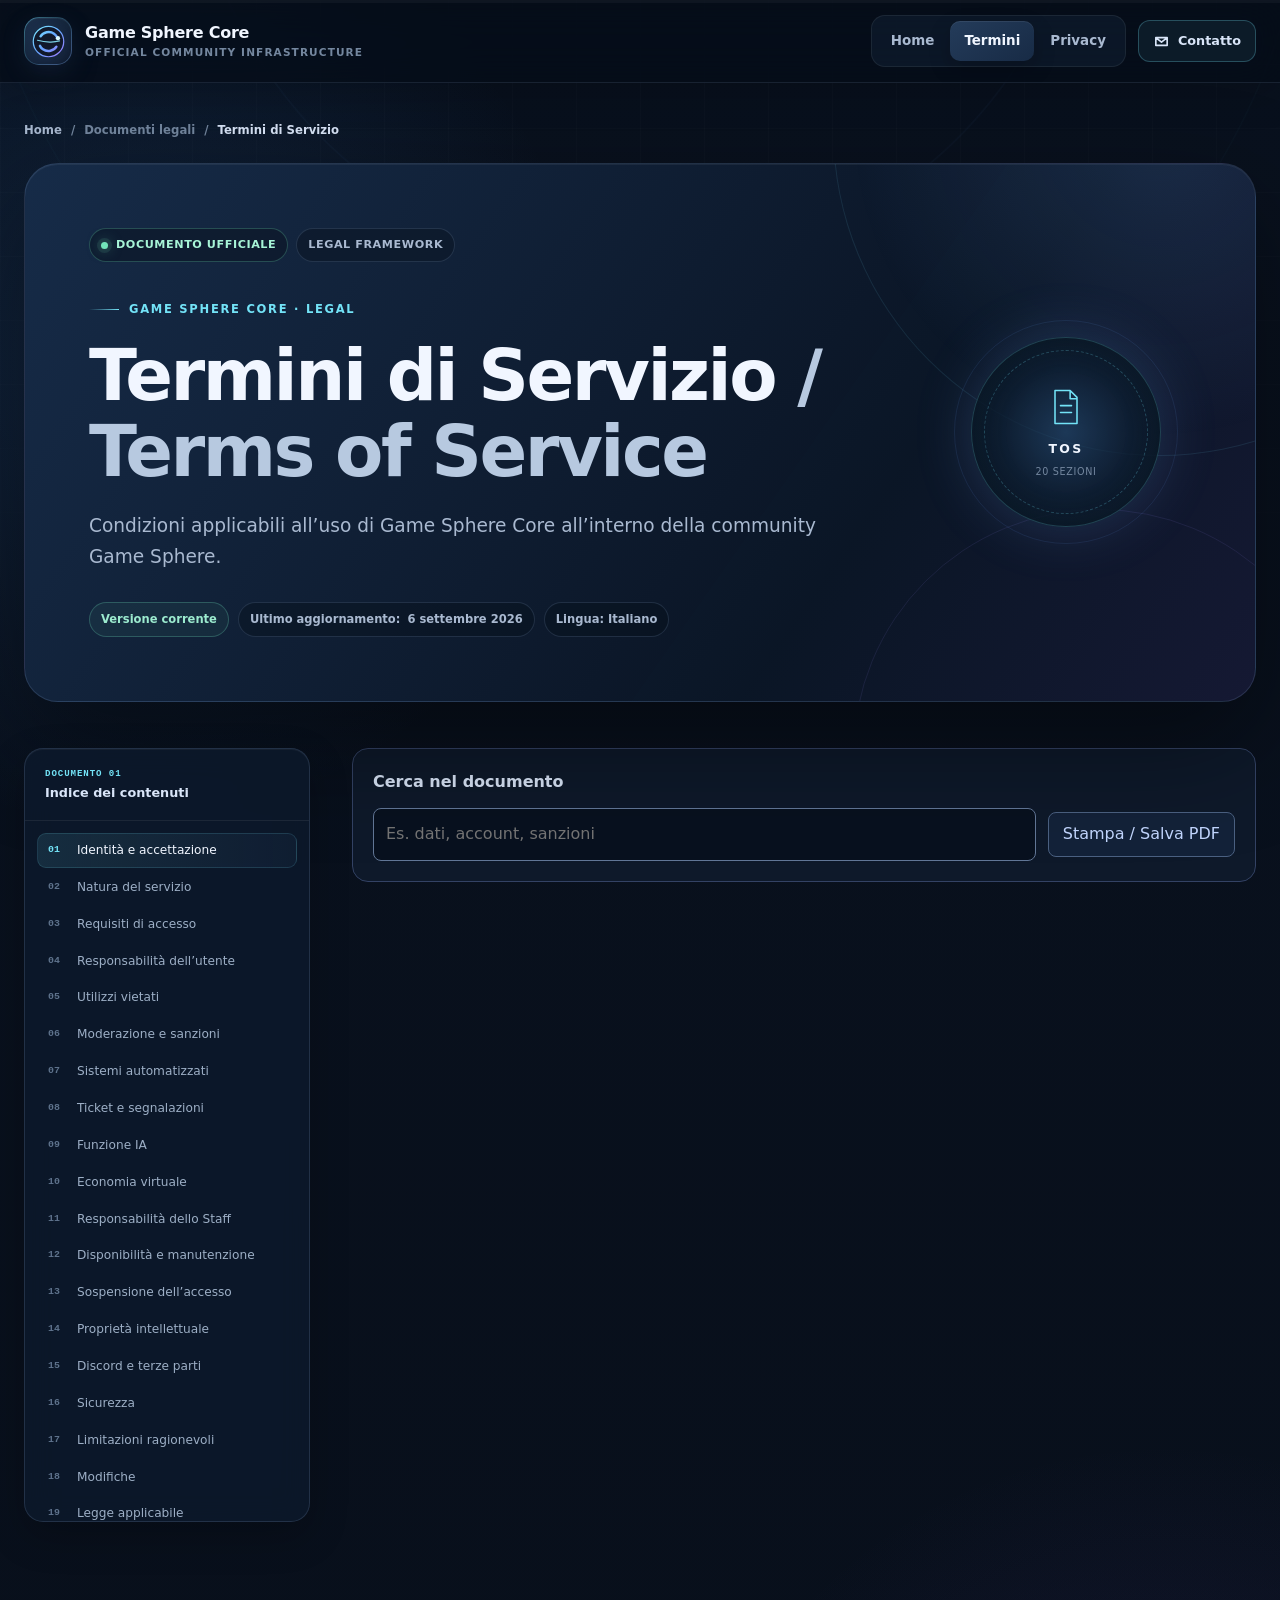
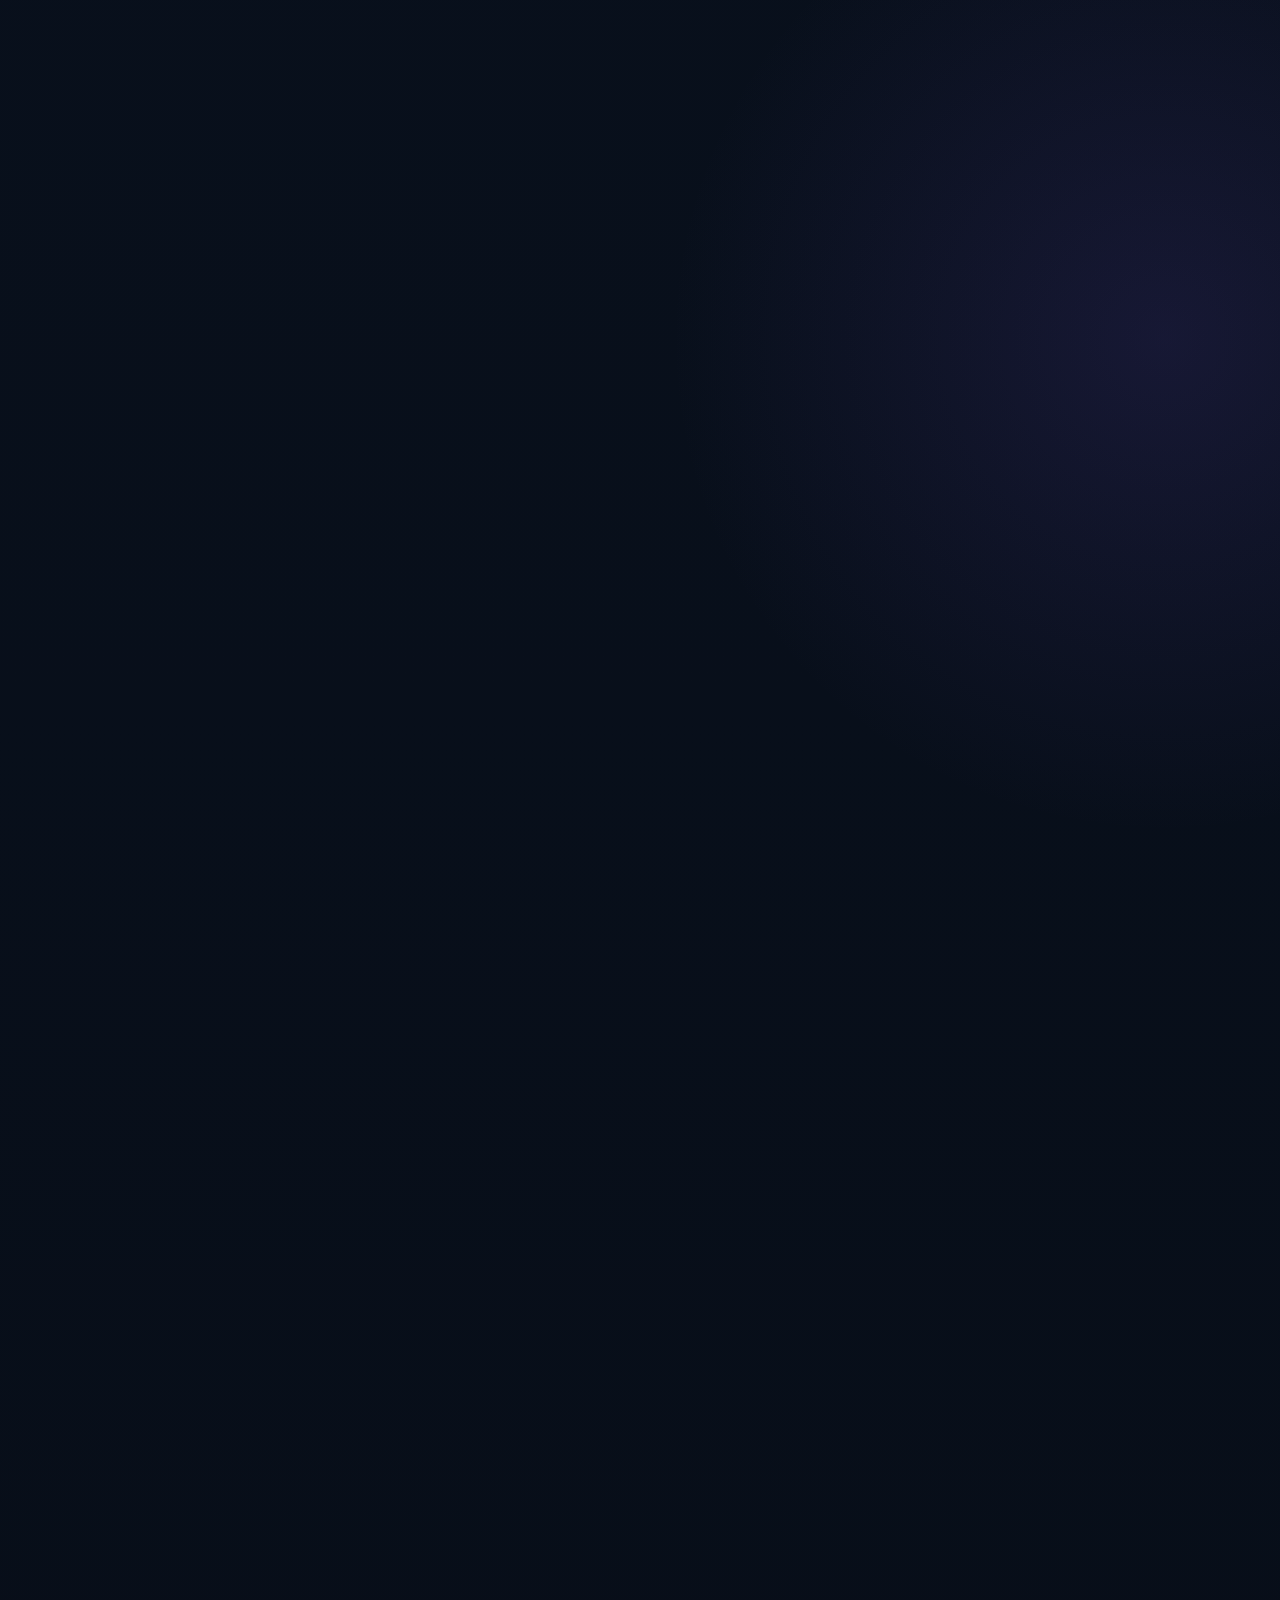
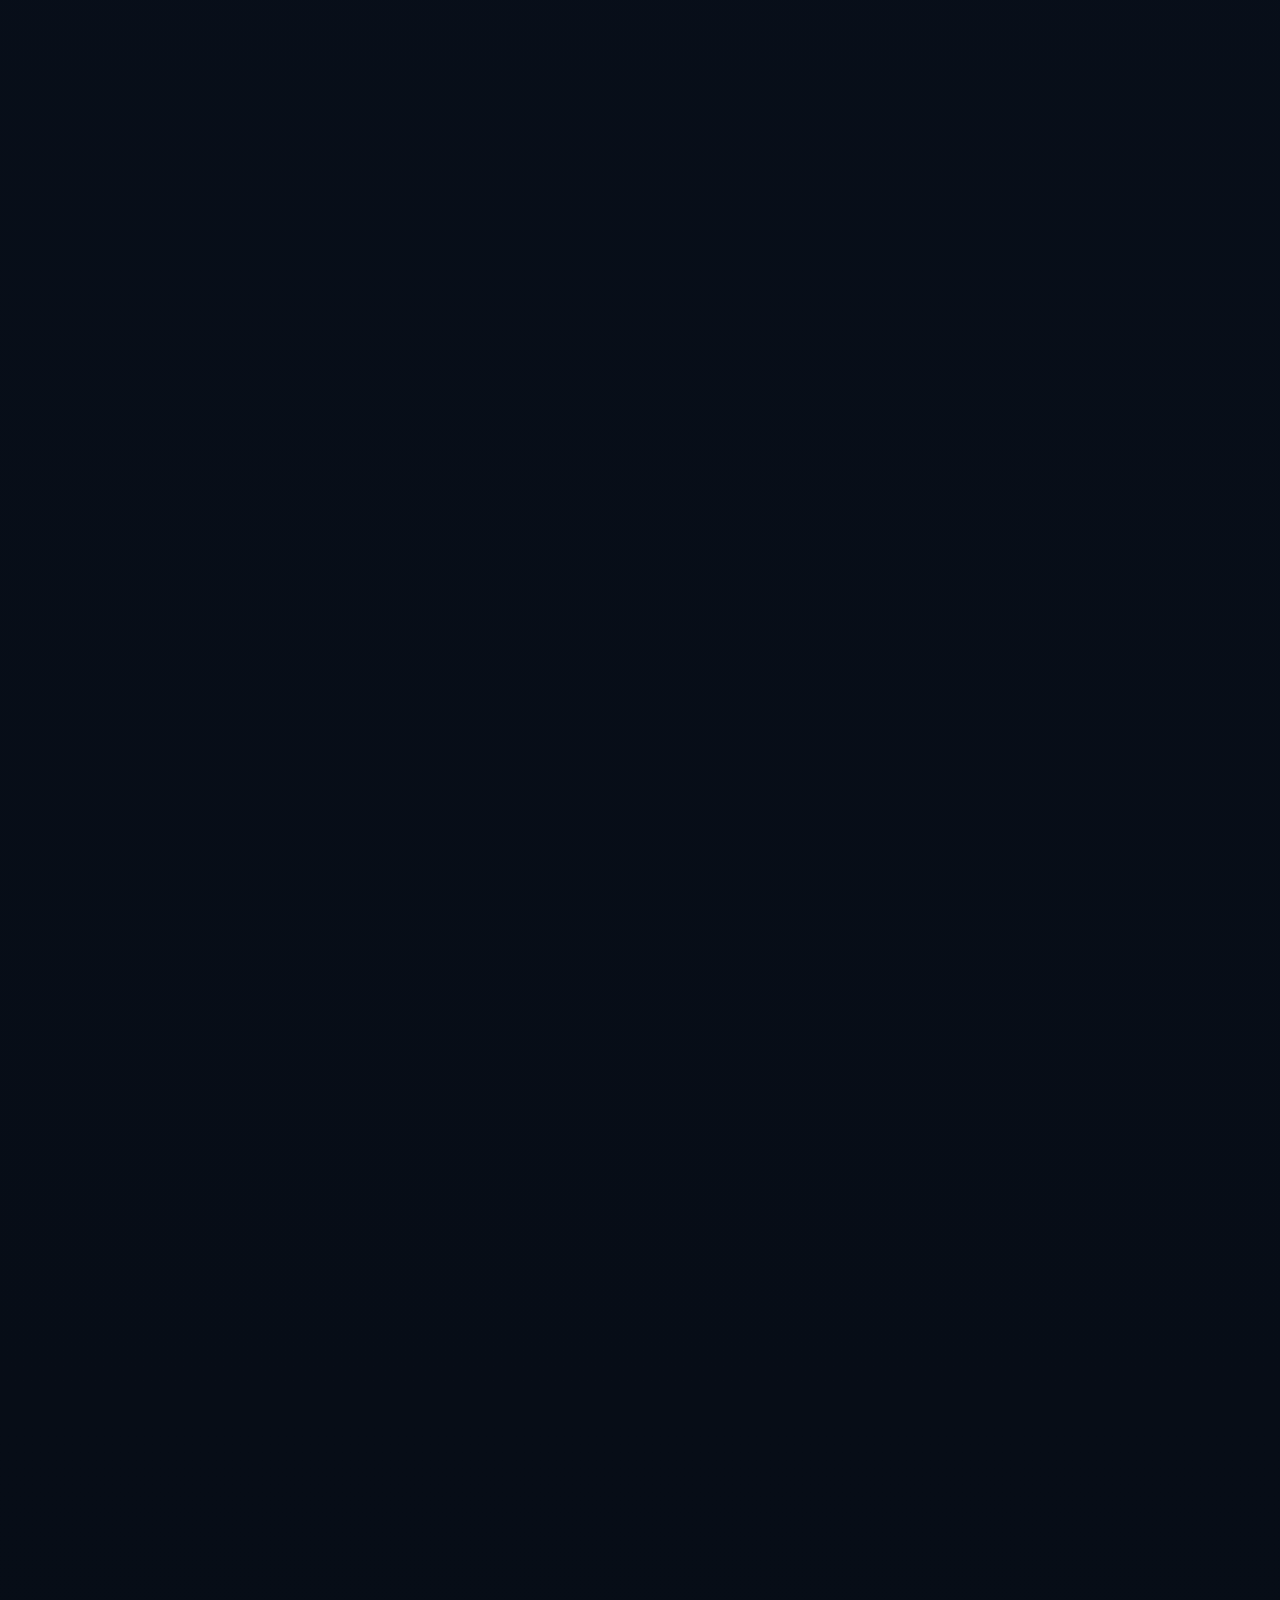
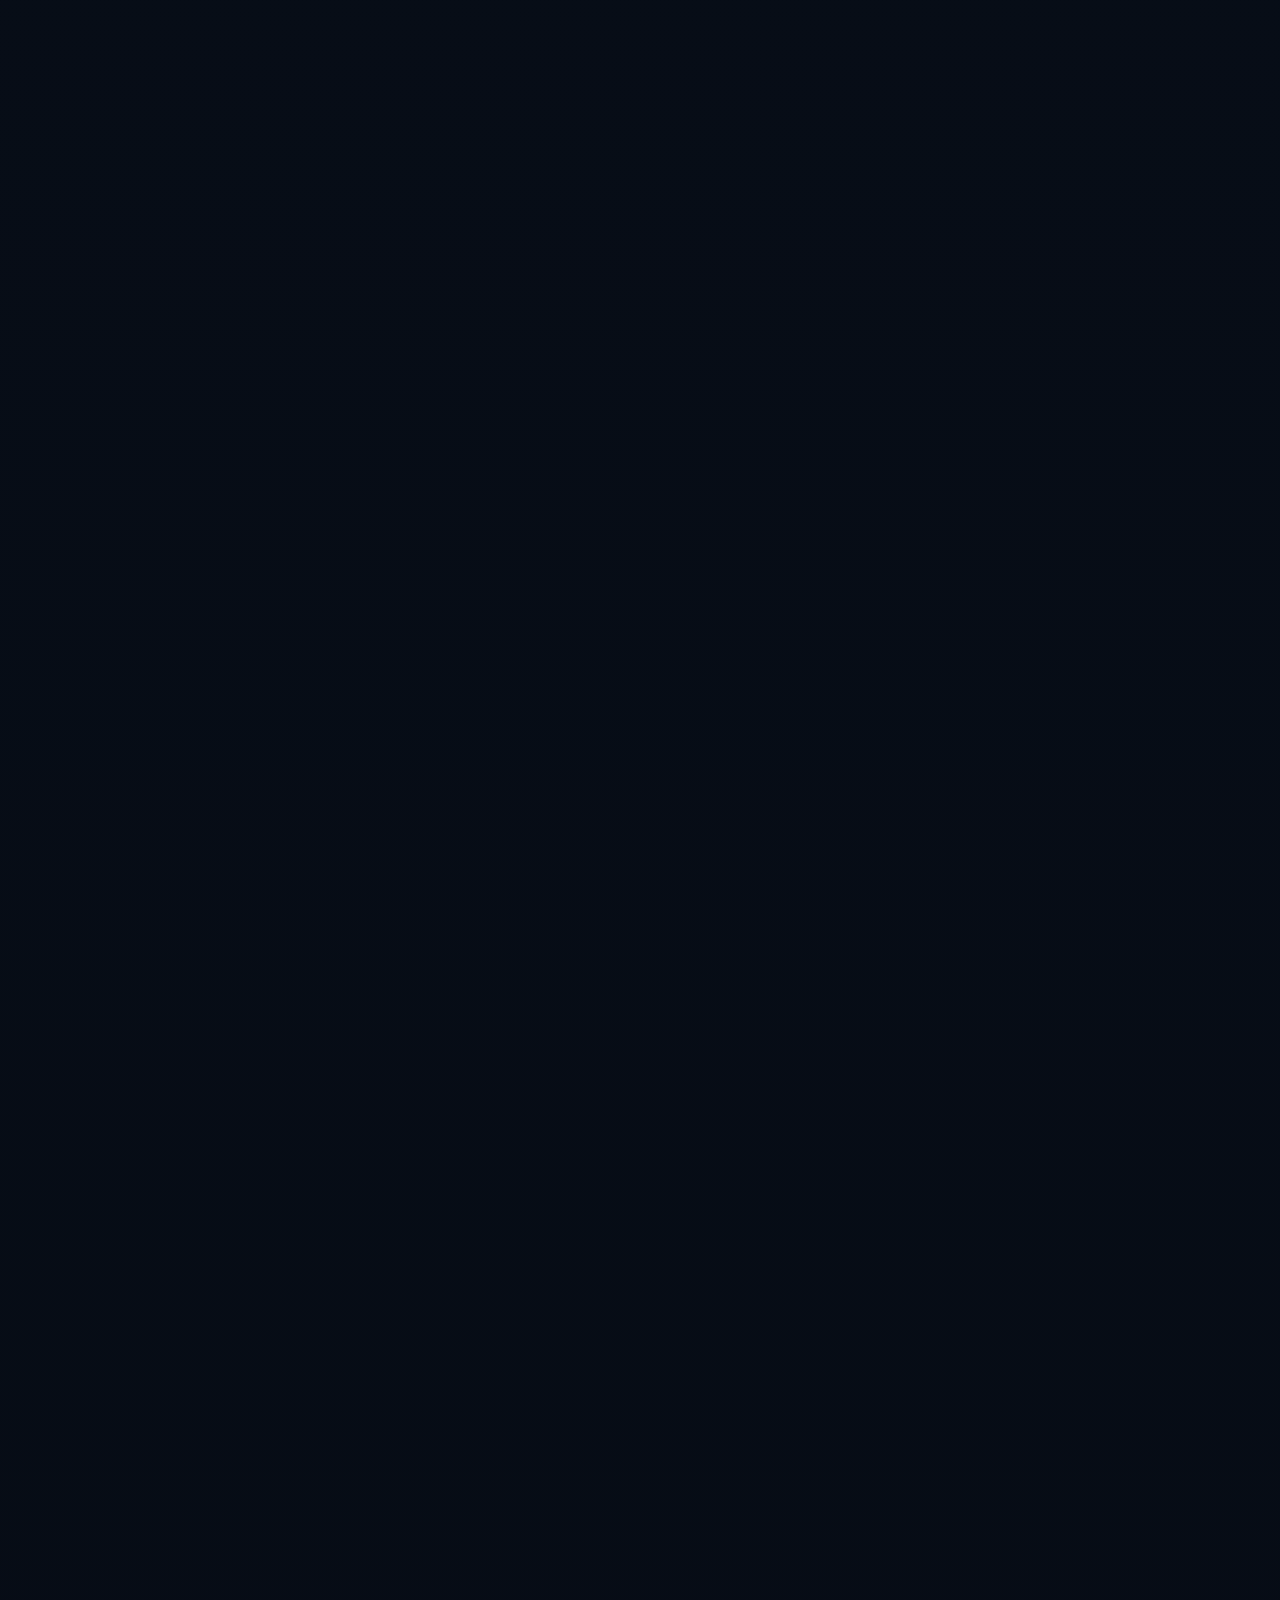
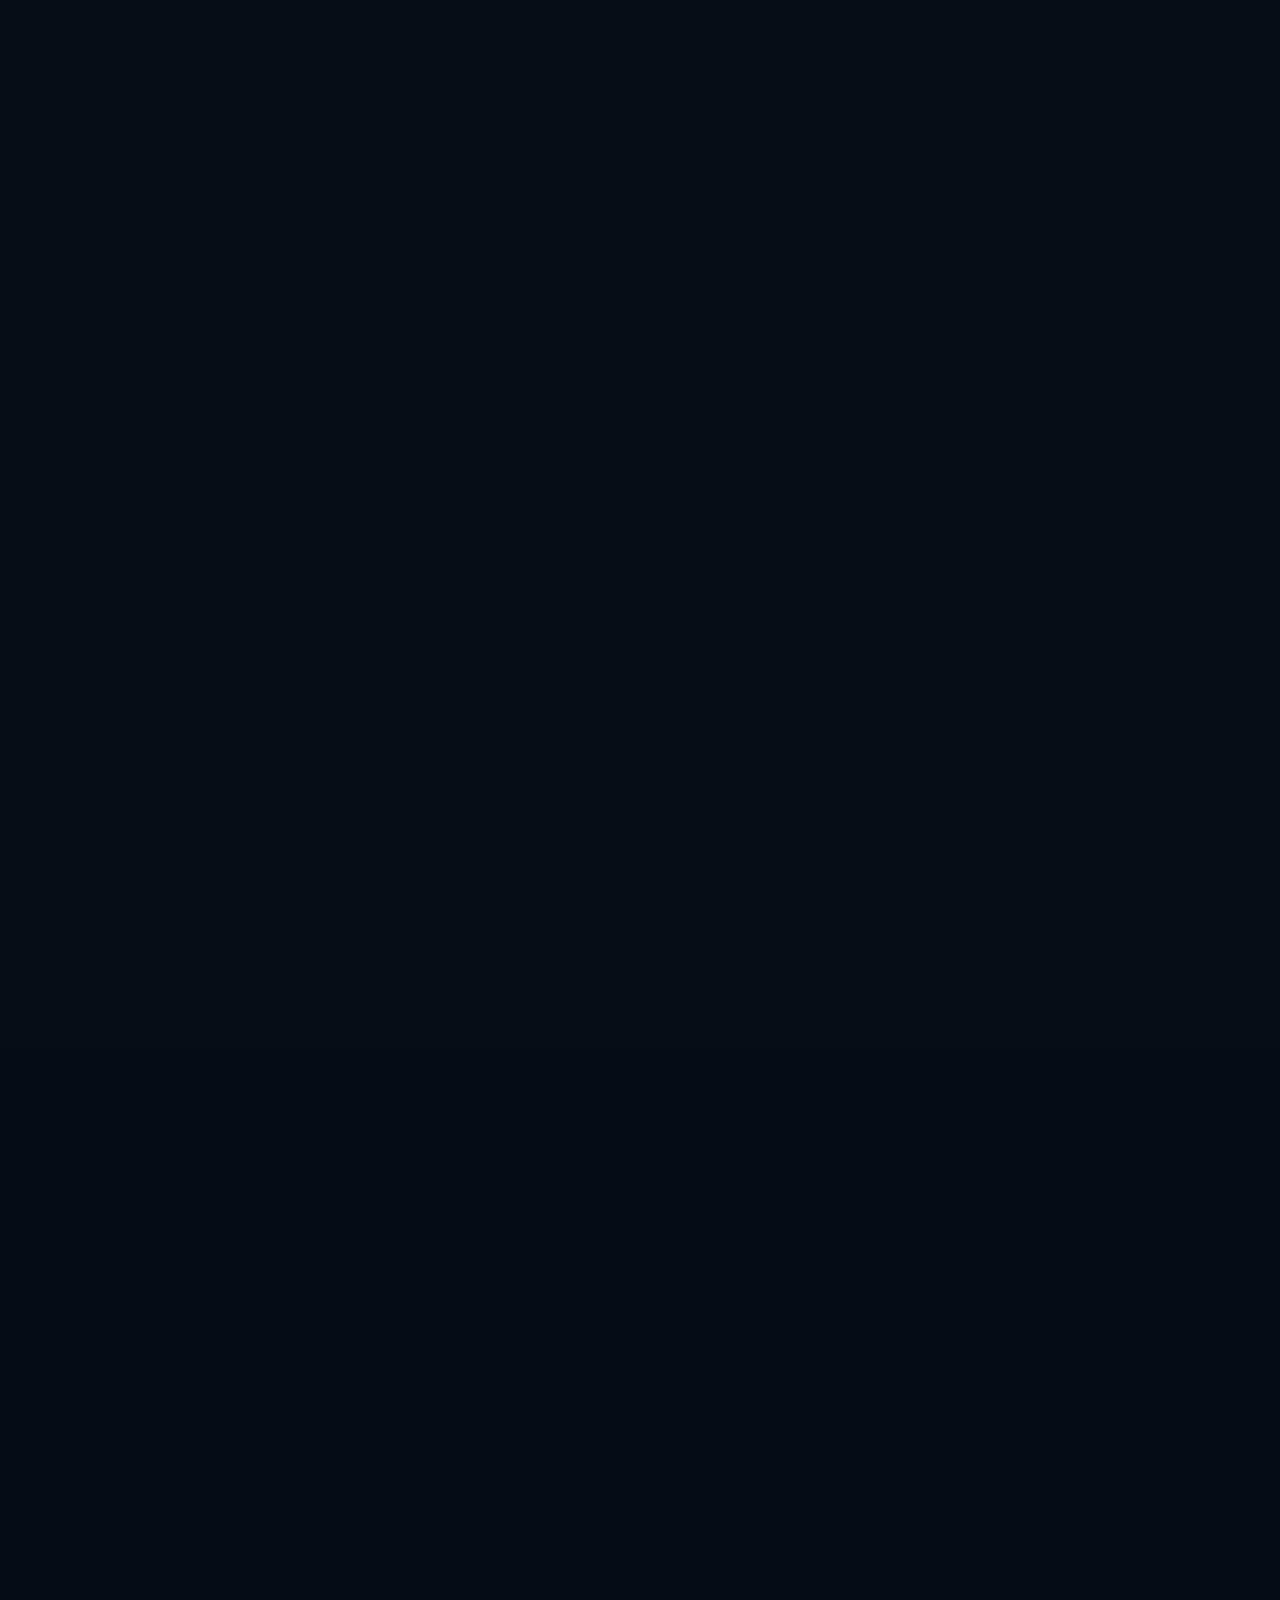
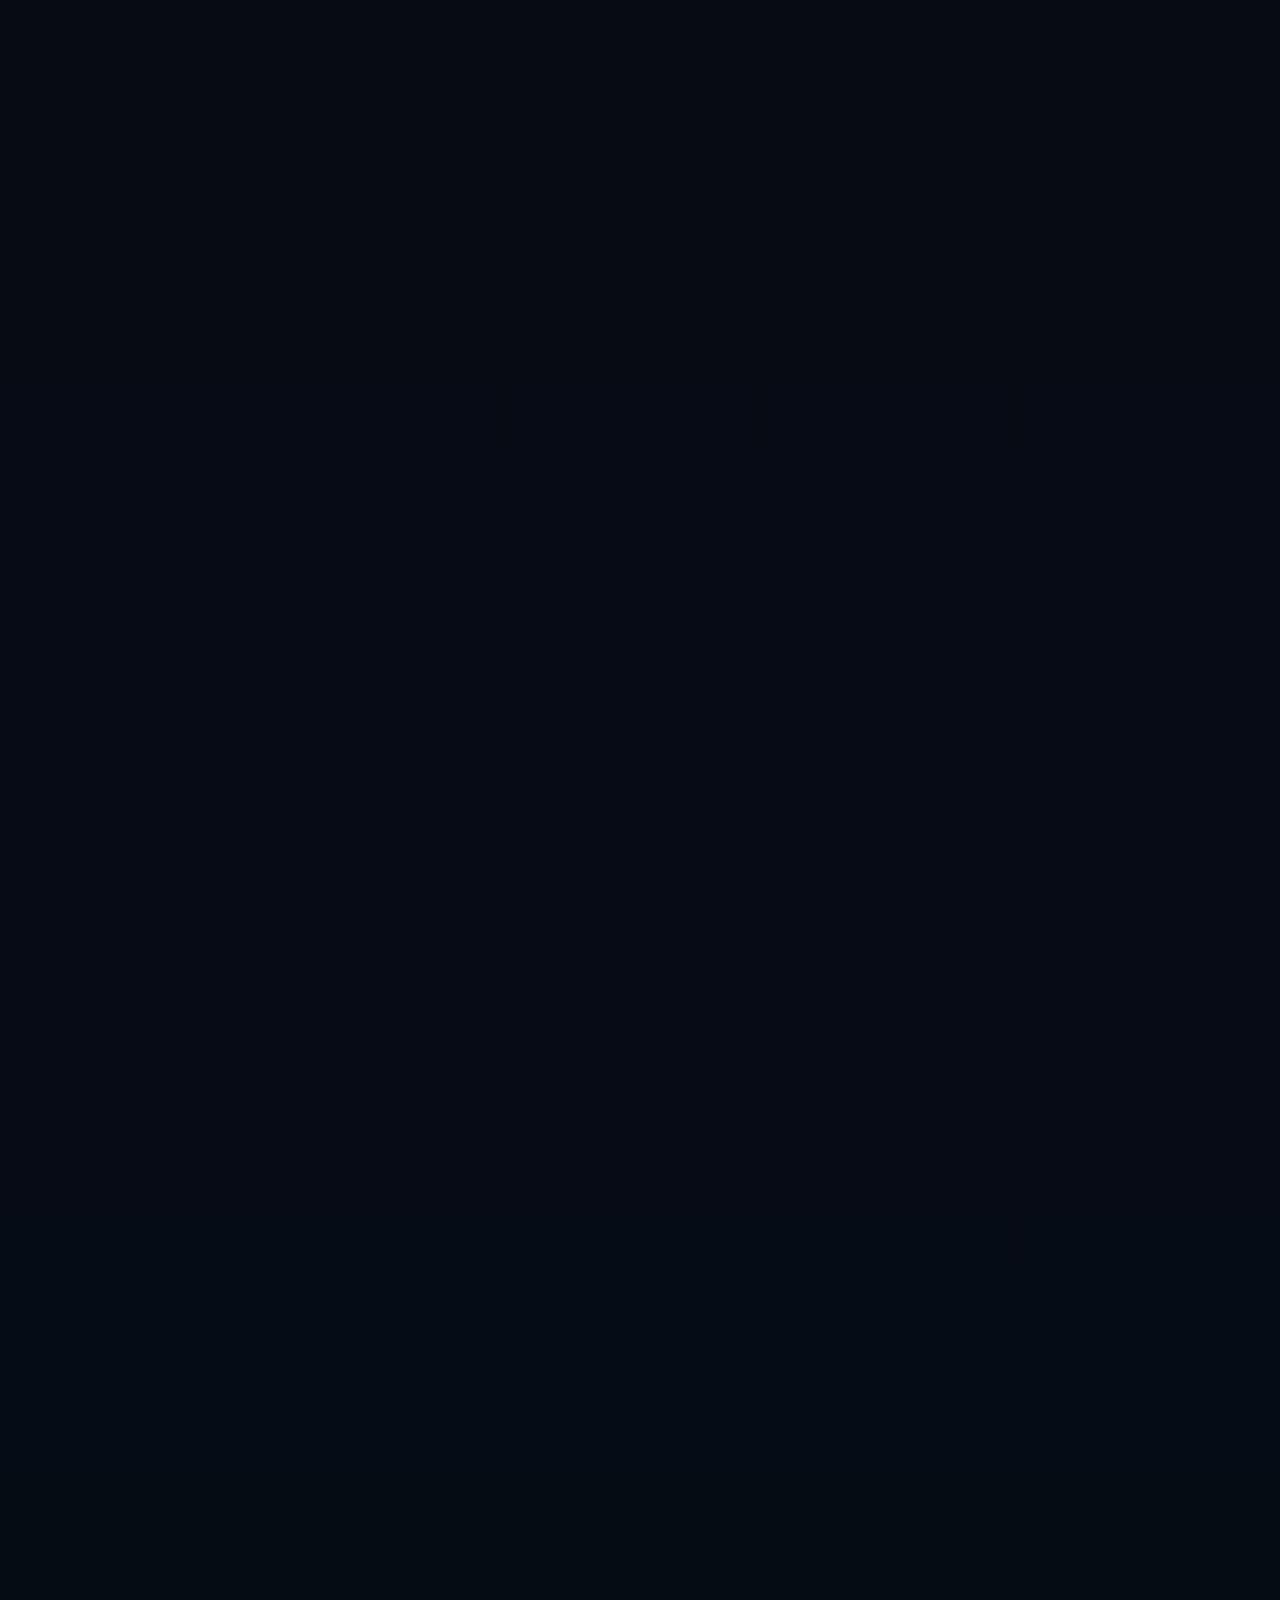
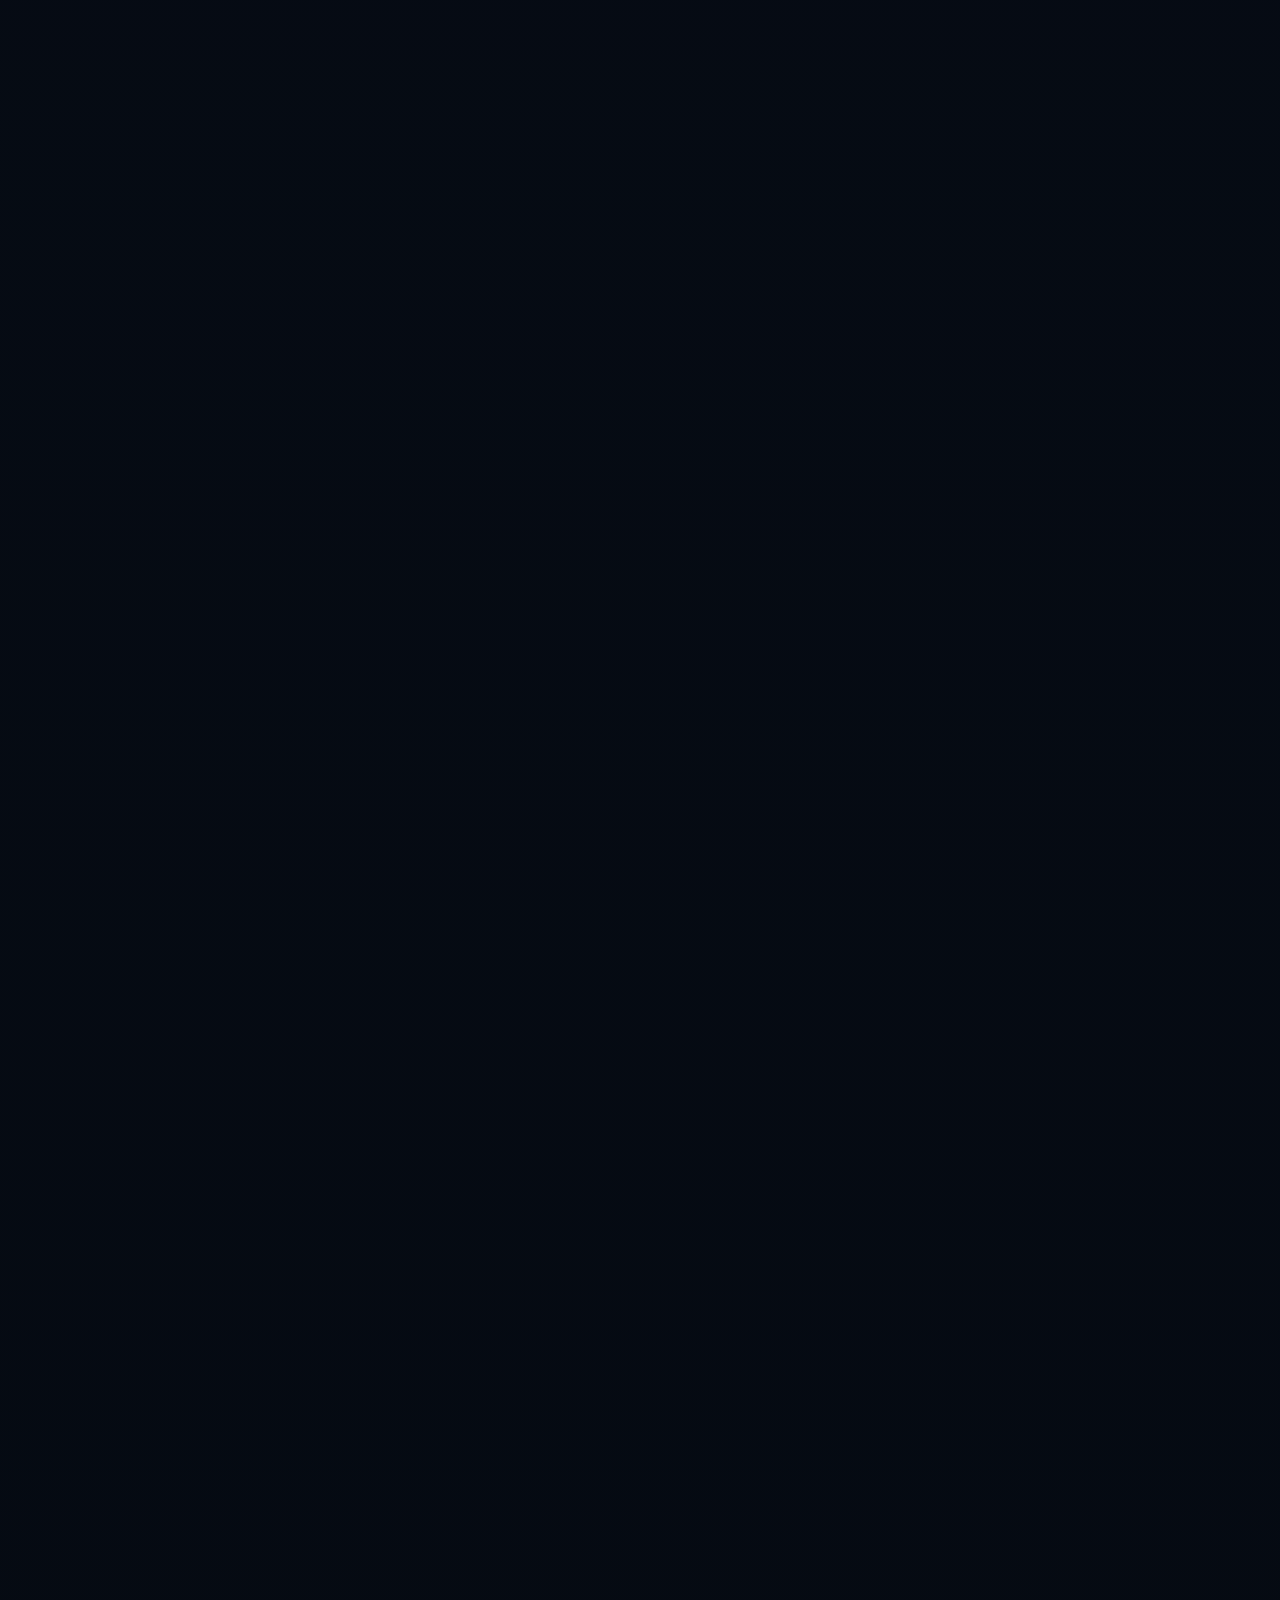
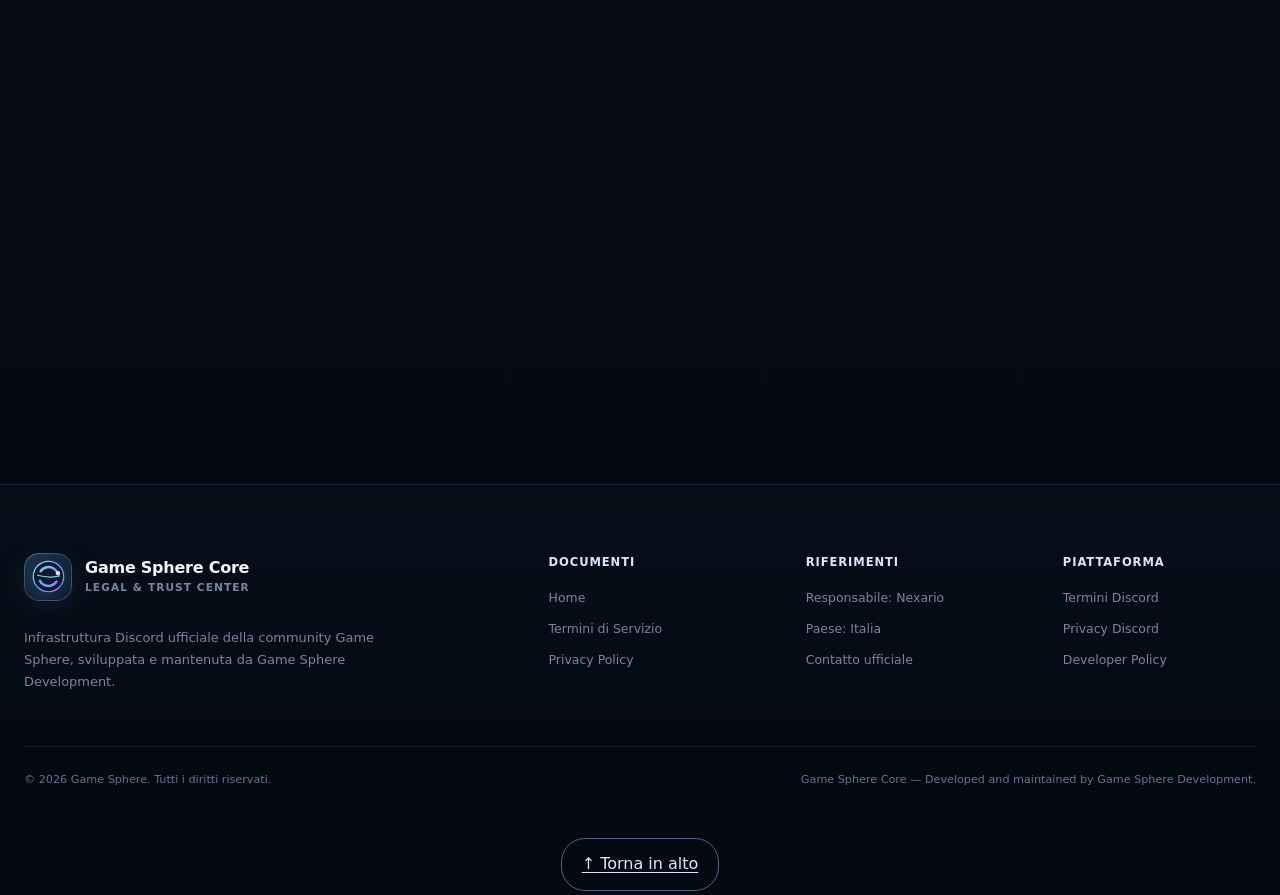
<file: terms.html>
<!doctype html>
<html lang="it">
<head>
  <meta charset="utf-8">
  <meta name="viewport" content="width=device-width, initial-scale=1">
  <meta name="color-scheme" content="dark">
  <meta name="theme-color" content="#070b14">
  <meta name="description" content="Termini di Servizio ufficiali di Game Sphere Core, applicazione Discord della community Game Sphere.">
  <meta http-equiv="Content-Security-Policy" content="default-src 'self'; img-src 'self' data:; style-src 'self'; script-src 'self'; object-src 'none'; base-uri 'self'; form-action 'none'; upgrade-insecure-requests">
  <title>Termini di Servizio — Game Sphere Core</title>
  <link rel="icon" href="assets/brand-mark.svg" type="image/svg+xml">
  <link rel="stylesheet" href="style.css?v=20261015-utilities">
  <script src="site.js?v=20261015-utilities" defer></script>
  <link rel="canonical" href="https://gamespherestaff-source.github.io/game-sphere-core-legal/terms.html">
  <meta property="og:type" content="website">
  <meta property="og:locale" content="it_IT">
  <meta property="og:title" content="Termini di Servizio — Game Sphere Core">
  <meta property="og:description" content="Termini di Servizio ufficiali di Game Sphere Core, applicazione Discord della community Game Sphere.">
  <meta property="og:url" content="https://gamespherestaff-source.github.io/game-sphere-core-legal/terms.html">
  <meta property="og:image" content="https://gamespherestaff-source.github.io/game-sphere-core-legal/assets/social-card.png">
  <meta property="og:image:width" content="1200">
  <meta property="og:image:height" content="630">
  <meta property="og:image:alt" content="Game Sphere Core — Termini, privacy e assistenza">
  <meta name="twitter:card" content="summary_large_image">
</head>
<body class="document-page">
  <div class="reading-progress" data-reading-progress aria-hidden="true"></div>
  <a class="skip-link" href="#contenuto">Vai al contenuto</a>

  <header class="site-header">
    <div class="nav-shell">
      <a class="brand" href="index.html" aria-label="Game Sphere Core — Home">
        <span class="brand-emblem"><img src="assets/brand-mark.svg" width="46" height="46" alt=""></span>
        <span class="brand-copy"><strong>Game Sphere Core</strong><span>Official community infrastructure</span></span>
      </a>

      <div class="nav-cluster">
        <nav class="site-nav" aria-label="Navigazione principale">
          <a href="index.html">Home</a>
          <a href="terms.html" aria-current="page">Termini</a>
          <a href="privacy.html">Privacy</a>
        </nav>

        <a class="nav-contact" href="mailto:gamesphere.staff@gmail.com" aria-label="Contatta Game Sphere">
          <svg viewBox="0 0 24 24" aria-hidden="true">
            <path d="M4 6.5h16v11H4zM4.8 7.2 12 13l7.2-5.8"/>
          </svg>
          <span>Contatto</span>
        </a>
      </div>
    </div>
  </header>

  <main id="contenuto" class="page-shell document-shell">
    <nav class="breadcrumb" aria-label="Breadcrumb">
      <a href="index.html">Home</a>
      <span aria-hidden="true">/</span>
      <span>Documenti legali</span>
      <span aria-hidden="true">/</span>
      <strong>Termini di Servizio</strong>
    </nav>

    <header class="document-hero">
      <div class="document-hero-copy">
        <div class="hero-badges">
          <span class="signal-badge signal-badge-live"><i aria-hidden="true"></i> Documento ufficiale</span>
          <span class="signal-badge">Legal framework</span>
        </div>

        <p class="eyebrow">Game Sphere Core · Legal</p>
        <h1>Termini di Servizio <span lang="en">/ Terms of Service</span></h1>
        <p>Condizioni applicabili all’uso di Game Sphere Core all’interno della community Game Sphere.</p>

        <div class="document-meta">
          <span class="pill pill-accent">Versione corrente</span>
          <span class="pill">Ultimo aggiornamento: <time data-legal-date datetime="2026-09-06">6 settembre 2026</time></span>
          <span class="pill">Lingua: Italiano</span>
        </div>
      </div>

      <div class="document-seal" aria-hidden="true">
        <span class="seal-ring"></span>
        <svg viewBox="0 0 32 32">
          <path d="M8 4h11l5 5v19H8zM19 4v6h5M12 15h8M12 20h8"/>
        </svg>
        <strong>TOS</strong>
        <small>20 sezioni</small>
      </div>
    </header>

    <div class="document-layout">
      <aside class="toc" aria-label="Indice dei Termini di Servizio">
        <div class="toc-heading">
          <div>
            <span>Documento 01</span>
            <strong>Indice dei contenuti</strong>
          </div>

          <button class="toc-toggle" type="button" aria-expanded="true" aria-controls="terms-toc-list">
            <span>Mostra indice</span>
            <svg viewBox="0 0 24 24" aria-hidden="true">
              <path d="m6 9 6 6 6-6"/>
            </svg>
          </button>
        </div>

        <ol id="terms-toc-list">
          <li><a href="#identita">Identità e accettazione</a></li>
          <li><a href="#servizio">Natura del servizio</a></li>
          <li><a href="#accesso">Requisiti di accesso</a></li>
          <li><a href="#responsabilita">Responsabilità dell’utente</a></li>
          <li><a href="#usi-vietati">Utilizzi vietati</a></li>
          <li><a href="#moderazione">Moderazione e sanzioni</a></li>
          <li><a href="#automazioni">Sistemi automatizzati</a></li>
          <li><a href="#ticket">Ticket e segnalazioni</a></li>
          <li><a href="#ia">Funzione IA</a></li>
          <li><a href="#economia">Economia virtuale</a></li>
          <li><a href="#staff">Responsabilità dello Staff</a></li>
          <li><a href="#disponibilita">Disponibilità e manutenzione</a></li>
          <li><a href="#sospensione">Sospensione dell’accesso</a></li>
          <li><a href="#proprieta">Proprietà intellettuale</a></li>
          <li><a href="#terze-parti">Discord e terze parti</a></li>
          <li><a href="#sicurezza">Sicurezza</a></li>
          <li><a href="#responsabilita-servizio">Limitazioni ragionevoli</a></li>
          <li><a href="#modifiche">Modifiche</a></li>
          <li><a href="#legge">Legge applicabile</a></li>
          <li><a href="#contatti">Contatti</a></li>
        </ol>
      </aside>

      <article class="legal-document">
        <div class="document-tools" data-document-tools hidden>
          <label for="document-search">Cerca nel documento</label>
          <input id="document-search" type="search" maxlength="100" placeholder="Es. dati, account, sanzioni" autocomplete="off">
          <p class="search-status" role="status" aria-live="polite" data-search-status></p>
          <button type="button" class="utility-button" data-print>Stampa / Salva PDF</button>
        </div>
        <section id="identita">
          <span class="section-number">01</span>
          <h2>Identità del servizio e accettazione</h2>

          <p><strong>Game Sphere Core</strong> è l’applicazione Discord ufficiale della community <strong>Game Sphere</strong>, sviluppata e gestita da <strong>Game Sphere Development</strong>. Questi Termini regolano l’interazione con il bot e con le funzioni che esso rende disponibili nei server Discord in cui è installato.</p>

          <p>Usando un comando, un pulsante, un modulo, un ticket o un’altra funzione del bot, l’utente accetta questi Termini, la <a href="privacy.html">Privacy Policy</a>, le regole della community e le condizioni applicabili di Discord. Se non accetta tali condizioni, deve evitare l’uso delle funzioni del bot.</p>
        </section>

        <section id="servizio">
          <span class="section-number">02</span>
          <h2>Natura e finalità del servizio</h2>

          <p>Game Sphere Core supporta l’organizzazione e la sicurezza della community. In base al codice e alle funzioni operative del progetto, le funzioni comprendono:</p>

          <ul>
            <li>ticket di assistenza con presa in carico, gestione dell’attesa, controllo dell’inattività, chiusura e transcript;</li>
            <li>moderazione e registrazione di warning, strike, sospensioni, rimozioni, blacklist e sanzioni Minecraft;</li>
            <li>gestione dei ruoli Discord, del servizio e delle ore dello Staff;</li>
            <li>verifica fra account Discord e username Minecraft;</li>
            <li>pratiche RP di cittadinanza e porto d’armi, casellario, denunce e multe virtuali;</li>
            <li>economia virtuale Acrea Bank, bonifici, saldi, commissioni e storico limitato dei movimenti;</li>
            <li>recensioni e segnalazioni relative allo Staff;</li>
            <li>annunci, stato delle sessioni, meteo RP, messaggi di benvenuto e altre automazioni di community;</li>
            <li>una funzione conversazionale IA in un canale configurato.</li>
          </ul>

          <div class="callout">
            <p><strong>Contesto role-play.</strong> Cittadinanza, porto d’armi, casellario, denunce, multe, codici fiscali ed economia sono sistemi interni di gioco di ruolo. Non costituiscono documenti pubblici, decisioni giudiziarie reali, servizi bancari o valori monetari reali.</p>
          </div>
        </section>

        <section id="accesso">
          <span class="section-number">03</span>
          <h2>Requisiti e condizioni di accesso</h2>

          <ul>
            <li>L’utente deve disporre di un account Discord utilizzabile secondo i <a href="https://discord.com/terms" rel="noopener noreferrer">Termini di Discord</a> e rispettare l’età minima applicabile nella propria giurisdizione.</li>
            <li>Alcune funzioni richiedono ruoli, autorizzazioni o condizioni interne, come essere Staff, FDO, Magistrato, amministratore, cittadino approvato o utente Minecraft verificato.</li>
            <li>L’accesso a un comando non attribuisce un diritto permanente a utilizzarlo: ruoli, permessi e configurazioni possono cambiare.</li>
            <li>L’utente è responsabile della sicurezza del proprio account Discord e dell’uso delle interazioni effettuate tramite esso.</li>
          </ul>
        </section>

        <section id="responsabilita">
          <span class="section-number">04</span>
          <h2>Responsabilità dell’utente</h2>

          <p>L’utente deve fornire informazioni accurate nel contesto in cui sono richieste, usare il bot in buona fede e rispettare le istruzioni dello Staff. In particolare, deve:</p>

          <ul>
            <li>collegare soltanto un account Minecraft che è autorizzato a utilizzare;</li>
            <li>non inviare prove false, manipolate o riferite a persone estranee senza una ragione legittima;</li>
            <li>non inserire nei campi RP dati personali reali, dati sanitari, credenziali, documenti d’identità o altre informazioni non necessarie;</li>
            <li>verificare i destinatari e gli importi prima di confermare operazioni nell’economia virtuale;</li>
            <li>segnalare tempestivamente errori, accessi non autorizzati o comportamenti anomali.</li>
          </ul>
        </section>

        <section id="usi-vietati">
          <span class="section-number">05</span>
          <h2>Utilizzi vietati</h2>

          <p>È vietato usare Game Sphere Core per:</p>

          <ul>
            <li>spam, flooding, abuso di pulsanti, comandi o ticket, elusione dei limiti e interferenza con il servizio;</li>
            <li>molestie, minacce, discriminazione, impersonificazione o diffusione illecita di dati personali;</li>
            <li>caricare malware, contenuti illegali o prove di cui non si dispone del diritto di condivisione;</li>
            <li>ottenere accessi, ruoli, saldi o vantaggi con inganno, automazioni non autorizzate o sfruttamento di errori;</li>
            <li>tentare di estrarre credenziali, token, configurazioni riservate o dati non destinati all’utente;</li>
            <li>usare risposte dell’IA come strumento per aggirare regole, moderazione o decisioni dello Staff.</li>
          </ul>
        </section>

        <section id="moderazione">
          <span class="section-number">06</span>
          <h2>Moderazione e sistemi disciplinari</h2>

          <p>Il bot consente allo Staff autorizzato di registrare e gestire sanzioni, motivazioni, prove, ruoli e cronologie. Tali registrazioni possono influire sull’accesso a funzioni o ruoli della community.</p>

          <p>Le decisioni devono essere adottate secondo il regolamento interno, con proporzionalità e sulla base delle informazioni disponibili. Le funzioni del bot non sostituiscono la valutazione responsabile dello Staff o delle autorità RP competenti. Errori materiali possono essere corretti attraverso le funzioni di revoca disponibili o mediante revisione amministrativa.</p>

          <p>L’utente può chiedere chiarimenti o revisione tramite i canali di assistenza della community. Una richiesta di revisione non sospende automaticamente una misura già applicata.</p>
        </section>

        <section id="automazioni">
          <span class="section-number">07</span>
          <h2>Sistemi automatizzati</h2>

          <p>Alcune operazioni avvengono automaticamente in base a condizioni predefinite nel codice. Fra queste rientrano:</p>

          <ul>
            <li>chiusura automatica dei ticket dopo un periodo di inattività, preceduta da un avviso. Quando un ticket riguarda una pratica giudiziaria, amministrativa o un altro procedimento che richiede tempi superiori, l’utente deve segnalarlo allo Staff all’interno del ticket. Lo Staff autorizzato valuta il caso e può sospendere l’autochiusura mediante il comando o gli strumenti dedicati del bot;</li>
            <li>timeout temporaneo per uso ripetuto del pulsante di richiesta Staff;</li>
            <li>aggiornamenti di ruoli e conseguenze disciplinari al raggiungimento di determinate soglie;</li>
            <li>registrazione di un autoban Minecraft interno al raggiungimento della soglia di warning;</li>
            <li>commissioni e canoni della banca virtuale, segnalazione di bonifici elevati ed eventuale riscossione o esecuzione di multe e obbligazioni RP nei casi previsti dalle regole vigenti e, quando richiesto, sulla base di un provvedimento dell’autorità RP competente;</li>
            <li>messaggi periodici o basati su eventi, come stato del server, meteo RP, compleanni RP e benvenuto.</li>
          </ul>

          <p>Questi meccanismi non producono effetti giuridici esterni alla community, ma possono incidere su ruoli, accesso e registri interni. Gli utenti possono richiedere una revisione umana allo Staff.</p>
        </section>

        <section id="ticket">
          <span class="section-number">08</span>
          <h2>Ticket, denunce, segnalazioni e prove</h2>

          <p>I ticket e le funzioni di segnalazione devono essere usati per finalità pertinenti. Alla chiusura di un ticket il bot genera un transcript testuale della conversazione, lo invia al proprietario del ticket se possibile e lo pubblica nel canale Discord configurato per i log.</p>

          <p>Quando la natura della richiesta richiede tempi superiori o l’intervento di figure o autorità RP competenti, l’utente deve segnalarlo allo Staff all’interno del ticket. Lo Staff valuta la richiesta e, quando necessario, può sospendere l’autochiusura mediante il comando dedicato e aggiungere al ticket, attraverso gli strumenti di gestione disponibili, le figure competenti come il Magistrato, le FDO o altri soggetti autorizzati in relazione alla pratica. La semplice richiesta dell’utente non sospende automaticamente l’autochiusura: la modifica deve essere effettuata dallo Staff autorizzato.</p>

          <p>Messaggi, nomi utente, ID Discord, date, motivi e collegamenti a prove possono essere visibili allo Staff autorizzato e alle figure espressamente autorizzate o aggiunte al ticket per la gestione della pratica. La visibilità resta inoltre soggetta ai permessi Discord configurati. Non inviare materiale non necessario o eccessivo.</p>
        </section>

        <section id="ia">
          <span class="section-number">09</span>
          <h2>Funzione di intelligenza artificiale</h2>

          <p>Nel canale configurato, il bot può inviare a OpenRouter il testo del messaggio e una breve cronologia della conversazione per generare una risposta. Il modello è selezionato attraverso un instradamento esterno e può cambiare.</p>

          <ul>
            <li>Le risposte possono essere inesatte, incomplete o inappropriate al contesto.</li>
            <li>Non devono essere considerate consulenza legale, medica, finanziaria, disciplinare o amministrativa ufficiale.</li>
            <li>Non inserire credenziali, dati sensibili, informazioni riservate o dati personali di terzi.</li>
            <li>Le decisioni di moderazione spettano allo Staff e le decisioni RP alle figure competenti, non al modulo IA.</li>
          </ul>
        </section>

        <section id="economia">
          <span class="section-number">10</span>
          <h2>Economia virtuale e Acrea Bank</h2>

          <p>Saldi, IBAN generati, multe, commissioni e bonifici appartengono esclusivamente all’economia RP. Non rappresentano denaro, conti correnti, investimenti, depositi o servizi finanziari reali e non sono convertibili in valuta reale salvo eventuali regole future esplicitamente separate.</p>

          <p>L’utente è responsabile delle operazioni virtuali confermate tramite il proprio account. Gli amministratori autorizzati possono effettuare correzioni tecniche, accrediti, addebiti, blocchi o altre operazioni amministrative sui conti virtuali nei limiti delle rispettive competenze e con registrazione della motivazione. Le modifiche patrimoniali contestate derivanti da rapporti o controversie RP sono eseguite esclusivamente sulla base delle regole applicabili o di un provvedimento dell’autorità RP competente. Gli interventi tecnici dello Staff destinati a correggere bug, exploit, duplicazioni o errori di sistema restano distinti dalle decisioni civili RP.</p>
        </section>

        <section id="staff">
          <span class="section-number">11</span>
          <h2>Responsabilità dello Staff</h2>

          <p>Chi dispone di funzioni privilegiate deve usarle solo per finalità autorizzate, limitare l’accesso ai dati, evitare divulgazioni non necessarie e motivare le azioni amministrative. È vietato usare log, transcript, esportazioni o archivi interni per curiosità personale, ritorsione o finalità estranee alla gestione della community.</p>
        </section>

        <section id="disponibilita">
          <span class="section-number">12</span>
          <h2>Disponibilità, manutenzione e interruzioni</h2>

          <p>Il servizio è fornito secondo le risorse tecniche disponibili. <strong>Non è garantita una disponibilità continuativa o 24 ore su 24.</strong> Aggiornamenti, manutenzione, limiti di Discord, malfunzionamenti di provider esterni, perdita di connettività o errori possono causare ritardi, indisponibilità o risultati incompleti.</p>

          <p>Game Sphere Development può modificare, sospendere o ritirare funzioni quando necessario per sicurezza, manutenzione, conformità o evoluzione del progetto.</p>
        </section>

        <section id="sospensione">
          <span class="section-number">13</span>
          <h2>Sospensione o limitazione dell’accesso</h2>

          <p>L’accesso a Game Sphere Core può essere limitato o sospeso in caso di violazione di questi Termini, delle regole della community, delle policy Discord o della legge; in caso di abuso, rischio per la sicurezza, indagine interna o necessità tecnica; oppure a seguito della rimozione di ruoli e permessi.</p>
        </section>

        <section id="proprieta">
          <span class="section-number">14</span>
          <h2>Proprietà intellettuale</h2>

          <p>Il nome Game Sphere Core e gli elementi originali del progetto restano soggetti ai diritti dei rispettivi titolari e sono gestiti da Game Sphere e Game Sphere Development, fatti salvi componenti di terzi e software open source soggetti alle relative licenze. Questi Termini non trasferiscono all’utente diritti sul nome, sul design, sulla documentazione o sul codice.</p>

          <p>L’utente conserva i diritti sui contenuti che invia, ma concede le autorizzazioni tecnicamente necessarie per visualizzarli, elaborarli e conservarli nel contesto delle funzioni richieste, della moderazione e della sicurezza della community.</p>
        </section>

        <section id="terze-parti">
          <span class="section-number">15</span>
          <h2>Rapporto con Discord e servizi di terze parti</h2>

          <p>Game Sphere Core è un’applicazione indipendente e non è affiliata, sponsorizzata o approvata da Discord Inc., Microsoft/Mojang, OpenRouter o Minotar salvo dichiarazione espressa di tali soggetti.</p>

          <p>L’uso del bot resta soggetto ai <a href="https://discord.com/terms" rel="noopener noreferrer">Termini di Discord</a>, alle <a href="https://discord.com/guidelines" rel="noopener noreferrer">Linee guida della community Discord</a>, ai <a href="https://support-dev.discord.com/hc/en-us/articles/8562894815383-Discord-Developer-Terms-of-Service" rel="noopener noreferrer">Discord Developer Terms</a> e alla <a href="https://support-dev.discord.com/hc/en-us/articles/8563934450327-Discord-Developer-Policy" rel="noopener noreferrer">Discord Developer Policy</a>.</p>
        </section>

        <section id="sicurezza">
          <span class="section-number">16</span>
          <h2>Sicurezza e segnalazione degli incidenti</h2>

          <p>È vietato tentare accessi non autorizzati o divulgare vulnerabilità in modo irresponsabile. Problemi di sicurezza devono essere segnalati privatamente attraverso il contatto ufficiale o i canali riservati della community, senza pubblicare token, prove sensibili o istruzioni di sfruttamento.</p>
        </section>

        <section id="responsabilita-servizio">
          <span class="section-number">17</span>
          <h2>Garanzie e limitazioni ragionevoli di responsabilità</h2>

          <p>Nei limiti consentiti dalla legge, il servizio è fornito nello stato in cui si trova. Game Sphere e Game Sphere Development si impegnano a gestirlo con ragionevole diligenza, ma non garantiscono assenza di errori, compatibilità permanente, conservazione dei dati oltre il tempo necessario alle finalità dichiarate o correttezza assoluta di automazioni e risposte IA.</p>

          <p>Nulla in questi Termini esclude responsabilità che non possono essere escluse per legge. Per problemi correggibili, l’utente è invitato a richiedere revisione senza ritardo.</p>
        </section>

        <section id="modifiche">
          <span class="section-number">18</span>
          <h2>Modifiche del servizio e dei Termini</h2>

          <p>Funzioni e Termini possono essere aggiornati. Le modifiche sostanziali saranno rese disponibili attraverso questo portale o i canali ufficiali della community. La data in apertura identifica l’ultimo aggiornamento della versione corrente.</p>
        </section>

        <section id="legge">
          <span class="section-number">19</span>
          <h2>Normativa applicabile e controversie</h2>

          <p>Questi Termini sono interpretati secondo la normativa italiana applicabile e nel rispetto delle norme pertinenti dell’Unione europea, incluse le disposizioni inderogabili eventualmente previste a tutela degli utenti e dei consumatori.</p>

          <p>Eventuali controversie sono sottoposte all’autorità o al giudice competente individuato dalle norme applicabili. Non viene stabilito un foro esclusivo ulteriore rispetto a quanto previsto dalla legge.</p>
        </section>

        <section id="contatti">
          <span class="section-number">20</span>
          <h2>Contatti</h2>

          <p>Per assistenza, contestazioni, revisioni o comunicazioni legali relative a Game Sphere Core:</p>

          <p>
            <strong>Game Sphere™ / Game Sphere Development</strong><br>
            Responsabile del progetto: <strong>Nexario</strong><br>
            Paese di riferimento: <strong>Italia</strong><br>
            Contatto ufficiale: <a href="mailto:gamesphere.staff@gmail.com">gamesphere.staff@gmail.com</a>
          </p>

          <p>Le comunicazioni devono indicare con chiarezza l’oggetto della richiesta e, quando necessario, l’account Discord interessato.</p>
        </section>
      </article>
    </div>
  </main>

  <footer class="site-footer">
    <div class="footer-shell footer-grid">
      <div class="footer-brand">
        <a class="brand" href="index.html" aria-label="Game Sphere Core — Home">
          <span class="brand-emblem"><img src="assets/brand-mark.svg" width="44" height="44" alt=""></span>
          <span class="brand-copy"><strong>Game Sphere Core</strong><span>Legal &amp; trust center</span></span>
        </a>
        <p>Infrastruttura Discord ufficiale della community Game Sphere, sviluppata e mantenuta da Game Sphere Development.</p>
      </div>

      <div class="footer-column">
        <strong>Documenti</strong>
        <a href="index.html">Home</a>
        <a href="terms.html">Termini di Servizio</a>
        <a href="privacy.html">Privacy Policy</a>
      </div>

      <div class="footer-column">
        <strong>Riferimenti</strong>
        <span>Responsabile: Nexario</span>
        <span>Paese: Italia</span>
        <a href="mailto:gamesphere.staff@gmail.com">Contatto ufficiale</a>
      </div>

      <div class="footer-column">
        <strong>Piattaforma</strong>
        <a href="https://discord.com/terms" rel="noopener noreferrer">Termini Discord</a>
        <a href="https://discord.com/privacy" rel="noopener noreferrer">Privacy Discord</a>
        <a href="https://support-dev.discord.com/hc/en-us/articles/8563934450327-Discord-Developer-Policy" rel="noopener noreferrer">Developer Policy</a>
      </div>
    </div>

    <div class="footer-bottom page-shell">
      <p>© 2026 Game Sphere. Tutti i diritti riservati.</p>
      <p>Game Sphere Core — Developed and maintained by Game Sphere Development.</p>
    </div>
  </footer>
  <a class="back-top" href="#contenuto" aria-label="Torna all’inizio del contenuto">↑ Torna in alto</a>
</body>
</html>
</file>
<file: style.css>
:root {
  color-scheme: dark;
  --canvas: #070d17;
  --canvas-deep: #050a12;
  --canvas-soft: #0a1321;
  --navy: #0e1a2c;
  --navy-raised: #122239;
  --panel: rgba(16, 30, 50, 0.84);
  --panel-strong: rgba(20, 37, 61, 0.96);
  --panel-soft: rgba(25, 44, 70, 0.58);
  --panel-frosted: rgba(14, 27, 46, 0.72);
  --line: rgba(170, 205, 255, 0.14);
  --line-bright: rgba(126, 211, 255, 0.34);
  --line-subtle: rgba(255, 255, 255, 0.07);
  --ink: #f1f6ff;
  --ink-soft: #d9e5f8;
  --muted: #a9b9d0;
  --subtle: #74879f;
  --cyan: #73e3f7;
  --blue: #71a7ff;
  --violet: #9d8bff;
  --mint: #72e4ba;
  --amber: #f4c675;
  --rose: #f599ad;
  --cyan-rgb: 115, 227, 247;
  --blue-rgb: 113, 167, 255;
  --violet-rgb: 157, 139, 255;
  --shadow-lg: 0 40px 110px rgba(0, 0, 0, 0.42);
  --shadow-md: 0 24px 70px rgba(0, 0, 0, 0.28);
  --shadow-sm: 0 14px 38px rgba(0, 0, 0, 0.22);
  --radius-xl: 34px;
  --radius-lg: 26px;
  --radius-md: 19px;
  --radius-sm: 13px;
  --max: 1240px;
  --reading-progress: 0%;
}

* {
  box-sizing: border-box;
}

html {
  scroll-behavior: smooth;
  scroll-padding-top: 112px;
}

body {
  min-width: 320px;
  margin: 0;
  overflow-x: hidden;
  background:
    radial-gradient(circle at 10% 3%, rgba(54, 126, 210, 0.18), transparent 29rem),
    radial-gradient(circle at 91% 16%, rgba(111, 78, 205, 0.14), transparent 31rem),
    linear-gradient(180deg, #09111e 0%, var(--canvas) 38%, var(--canvas-deep) 100%);
  color: var(--ink-soft);
  font-family: Inter, "Segoe UI Variable Text", "Segoe UI", ui-sans-serif, system-ui, -apple-system, BlinkMacSystemFont, sans-serif;
  font-size: 16px;
  line-height: 1.68;
  text-rendering: optimizeLegibility;
  -webkit-font-smoothing: antialiased;
}

body::before,
body::after {
  position: fixed;
  inset: 0;
  z-index: -2;
  content: "";
  pointer-events: none;
}

body::before {
  background-image:
    linear-gradient(rgba(255, 255, 255, 0.018) 1px, transparent 1px),
    linear-gradient(90deg, rgba(255, 255, 255, 0.018) 1px, transparent 1px);
  background-size: 64px 64px;
  mask-image: linear-gradient(to bottom, black 0%, rgba(0, 0, 0, 0.55) 44%, transparent 88%);
}

body::after {
  z-index: -1;
  background:
    radial-gradient(circle at 50% -20%, transparent 0, transparent 28rem, rgba(113, 167, 255, 0.04) 28.1rem, transparent 28.2rem),
    radial-gradient(circle at 50% -20%, transparent 0, transparent 42rem, rgba(115, 227, 247, 0.025) 42.1rem, transparent 42.2rem);
}

::selection {
  background: rgba(var(--cyan-rgb), 0.25);
  color: var(--ink);
}

a {
  color: var(--cyan);
  text-decoration-thickness: 1px;
  text-underline-offset: 0.2em;
}

a:hover {
  color: #c8f8ff;
}

a:focus-visible,
button:focus-visible,
[tabindex="0"]:focus-visible {
  outline: 3px solid rgba(var(--cyan-rgb), 0.8);
  outline-offset: 4px;
  border-radius: 8px;
}

img,
svg {
  display: block;
  max-width: 100%;
}

svg path,
svg circle,
svg polyline {
  vector-effect: non-scaling-stroke;
}

h1,
h2,
h3,
h4 {
  margin-top: 0;
  color: var(--ink);
  font-family: "Segoe UI Variable Display", Inter, "Segoe UI", ui-sans-serif, system-ui, sans-serif;
  line-height: 1.08;
  letter-spacing: -0.035em;
}

h2 {
  font-size: clamp(2rem, 4vw, 3.45rem);
}

h3 {
  font-size: 1.25rem;
  letter-spacing: -0.022em;
}

.page-shell,
.nav-shell,
.footer-shell {
  width: min(calc(100% - 48px), var(--max));
  margin-inline: auto;
}

.skip-link {
  position: fixed;
  top: 12px;
  left: 12px;
  z-index: 1000;
  transform: translateY(-170%);
  padding: 11px 17px;
  border-radius: 10px;
  background: var(--ink);
  color: var(--canvas);
  font-weight: 800;
  transition: transform 0.18s ease;
}

.skip-link:focus {
  transform: translateY(0);
}

.reading-progress {
  position: fixed;
  inset: 0 0 auto;
  z-index: 150;
  height: 3px;
  background: rgba(255, 255, 255, 0.04);
  pointer-events: none;
}

.reading-progress::after {
  display: block;
  width: var(--reading-progress, 0%);
  height: 100%;
  border-radius: 0 999px 999px 0;
  background: linear-gradient(90deg, var(--cyan), var(--blue), var(--violet));
  box-shadow: 0 0 16px rgba(var(--cyan-rgb), 0.55);
  content: "";
  transition: width 0.08s linear;
}

/* Header */
.site-header {
  position: sticky;
  top: 0;
  z-index: 120;
  border-bottom: 1px solid rgba(173, 207, 255, 0.11);
  background: rgba(6, 13, 23, 0.76);
  box-shadow: 0 12px 38px rgba(0, 0, 0, 0.16);
  backdrop-filter: blur(22px) saturate(135%);
}

.nav-shell {
  display: flex;
  min-height: 82px;
  align-items: center;
  justify-content: space-between;
  gap: 28px;
}

.brand {
  display: inline-flex;
  min-width: 0;
  align-items: center;
  gap: 13px;
  color: var(--ink);
  text-decoration: none;
}

.brand:hover {
  color: var(--ink);
}

.brand-emblem {
  position: relative;
  display: grid;
  flex: 0 0 auto;
  width: 48px;
  height: 48px;
  place-items: center;
  border: 1px solid rgba(var(--cyan-rgb), 0.18);
  border-radius: 15px;
  background: linear-gradient(145deg, rgba(34, 57, 88, 0.74), rgba(11, 21, 37, 0.82));
  box-shadow: inset 0 1px 0 rgba(255, 255, 255, 0.05), 0 12px 28px rgba(0, 0, 0, 0.22);
}

.brand-emblem::after {
  position: absolute;
  inset: -1px;
  border-radius: inherit;
  background: linear-gradient(135deg, rgba(var(--cyan-rgb), 0.36), transparent 45%, rgba(var(--violet-rgb), 0.22));
  content: "";
  mask: linear-gradient(#000 0 0) content-box, linear-gradient(#000 0 0);
  mask-composite: exclude;
  padding: 1px;
  pointer-events: none;
}

.brand-emblem img {
  width: 39px;
  height: 39px;
  filter: drop-shadow(0 7px 15px rgba(var(--blue-rgb), 0.27));
}

.brand-copy {
  display: grid;
  min-width: 0;
  line-height: 1.12;
}

.brand-copy strong {
  overflow: hidden;
  font-size: 1rem;
  letter-spacing: -0.015em;
  text-overflow: ellipsis;
  white-space: nowrap;
}

.brand-copy span {
  margin-top: 5px;
  overflow: hidden;
  color: var(--subtle);
  font-size: 0.66rem;
  font-weight: 760;
  letter-spacing: 0.105em;
  text-overflow: ellipsis;
  text-transform: uppercase;
  white-space: nowrap;
}

.nav-cluster,
.site-nav {
  display: flex;
  align-items: center;
}

.nav-cluster {
  gap: 12px;
}

.site-nav {
  padding: 5px;
  gap: 2px;
  border: 1px solid var(--line-subtle);
  border-radius: 14px;
  background: rgba(19, 34, 55, 0.5);
}

.site-nav a {
  position: relative;
  padding: 9px 14px;
  border-radius: 10px;
  color: var(--muted);
  font-size: 0.84rem;
  font-weight: 720;
  text-decoration: none;
  transition: color 0.18s ease, background 0.18s ease, transform 0.18s ease;
}

.site-nav a:hover {
  color: var(--ink);
  transform: translateY(-1px);
}

.site-nav a[aria-current="page"] {
  background: linear-gradient(145deg, rgba(48, 78, 115, 0.68), rgba(27, 49, 78, 0.78));
  box-shadow: inset 0 1px 0 rgba(255, 255, 255, 0.07), 0 8px 22px rgba(0, 0, 0, 0.18);
  color: var(--ink);
}

.nav-contact {
  display: inline-flex;
  min-height: 42px;
  align-items: center;
  gap: 8px;
  padding: 9px 14px;
  border: 1px solid rgba(var(--cyan-rgb), 0.26);
  border-radius: 12px;
  background: rgba(var(--cyan-rgb), 0.07);
  color: var(--ink-soft);
  font-size: 0.8rem;
  font-weight: 750;
  text-decoration: none;
  transition: border-color 0.18s ease, background 0.18s ease, transform 0.18s ease;
}

.nav-contact:hover {
  transform: translateY(-1px);
  border-color: rgba(var(--cyan-rgb), 0.5);
  background: rgba(var(--cyan-rgb), 0.12);
  color: var(--ink);
}

.nav-contact svg {
  width: 17px;
  fill: none;
  stroke: currentColor;
  stroke-linecap: round;
  stroke-linejoin: round;
  stroke-width: 1.65;
}

/* Shared atoms */
.eyebrow {
  display: inline-flex;
  align-items: center;
  gap: 10px;
  margin: 0 0 18px;
  color: var(--cyan);
  font-size: 0.72rem;
  font-weight: 820;
  letter-spacing: 0.15em;
  text-transform: uppercase;
}

.eyebrow::before {
  width: 30px;
  height: 1px;
  background: linear-gradient(90deg, transparent, currentColor);
  content: "";
}

.hero-badges {
  display: flex;
  flex-wrap: wrap;
  gap: 8px;
  margin-bottom: 30px;
}

.signal-badge {
  display: inline-flex;
  align-items: center;
  gap: 8px;
  padding: 7px 11px;
  border: 1px solid var(--line);
  border-radius: 999px;
  background: rgba(12, 24, 41, 0.68);
  color: var(--muted);
  font-size: 0.7rem;
  font-weight: 760;
  letter-spacing: 0.05em;
  text-transform: uppercase;
}

.signal-badge-live {
  border-color: rgba(114, 228, 186, 0.25);
  color: #a7f4d7;
}

.signal-badge-live i,
.document-state i {
  width: 7px;
  height: 7px;
  border-radius: 50%;
  background: var(--mint);
  box-shadow: 0 0 0 4px rgba(114, 228, 186, 0.1), 0 0 14px rgba(114, 228, 186, 0.55);
}

.button {
  display: inline-flex;
  min-height: 52px;
  align-items: center;
  justify-content: center;
  gap: 12px;
  padding: 12px 19px;
  border: 1px solid var(--line-bright);
  border-radius: 13px;
  color: var(--ink);
  font-size: 0.88rem;
  font-weight: 780;
  text-decoration: none;
  transition: transform 0.2s ease, border-color 0.2s ease, background 0.2s ease, box-shadow 0.2s ease;
}

.button svg,
.entry-link svg {
  width: 18px;
  fill: none;
  stroke: currentColor;
  stroke-linecap: round;
  stroke-linejoin: round;
  stroke-width: 1.8;
  transition: transform 0.2s ease;
}

.button:hover {
  transform: translateY(-2px);
  color: var(--ink);
}

.button:hover svg,
.entry-link:hover svg {
  transform: translateX(3px);
}

.button-primary {
  border-color: rgba(255, 255, 255, 0.14);
  background: linear-gradient(135deg, #8de8f5 0%, #7ca9ff 54%, #978cff 100%);
  box-shadow: 0 14px 36px rgba(var(--blue-rgb), 0.24), inset 0 1px 0 rgba(255, 255, 255, 0.5);
  color: #07111f;
}

.button-primary:hover {
  box-shadow: 0 18px 44px rgba(var(--blue-rgb), 0.35), inset 0 1px 0 rgba(255, 255, 255, 0.55);
  color: #030914;
}

.button-secondary {
  background: rgba(19, 36, 59, 0.74);
  box-shadow: inset 0 1px 0 rgba(255, 255, 255, 0.04);
}

.button-secondary:hover {
  border-color: rgba(var(--cyan-rgb), 0.5);
  background: rgba(29, 52, 82, 0.78);
}

/* Homepage hero */
.hero-shell {
  padding-block: 56px 44px;
}

.home-hero {
  position: relative;
  overflow: hidden;
  display: grid;
  min-height: 650px;
  align-items: center;
  grid-template-columns: minmax(0, 1.08fr) minmax(430px, 0.92fr);
  gap: clamp(42px, 6vw, 84px);
  padding: clamp(42px, 6vw, 80px);
  border: 1px solid var(--line);
  border-radius: var(--radius-xl);
  background:
    linear-gradient(120deg, rgba(21, 40, 66, 0.96), rgba(10, 21, 37, 0.91) 56%, rgba(15, 23, 48, 0.94)),
    var(--navy);
  box-shadow: var(--shadow-lg), inset 0 1px 0 rgba(255, 255, 255, 0.055);
  isolation: isolate;
}

.home-hero::before,
.home-hero::after {
  position: absolute;
  z-index: -1;
  border-radius: 50%;
  content: "";
  pointer-events: none;
}

.home-hero::before {
  top: -42%;
  left: -18%;
  width: 620px;
  height: 620px;
  border: 1px solid rgba(var(--cyan-rgb), 0.11);
  background: radial-gradient(circle, rgba(var(--blue-rgb), 0.15), transparent 67%);
}

.home-hero::after {
  right: -16%;
  bottom: -48%;
  width: 720px;
  height: 720px;
  border: 1px solid rgba(var(--violet-rgb), 0.11);
  background: radial-gradient(circle, rgba(var(--violet-rgb), 0.12), transparent 65%);
}

.hero-copy {
  position: relative;
  z-index: 2;
}

.home-hero h1 {
  max-width: 780px;
  margin-bottom: 25px;
  font-size: clamp(3.25rem, 6.2vw, 6.15rem);
}

.home-hero h1 span {
  display: block;
  background: linear-gradient(110deg, #f1f6ff 10%, #b9dcff 48%, #bdb4ff 93%);
  -webkit-background-clip: text;
  background-clip: text;
  color: transparent;
}

.hero-lead {
  max-width: 720px;
  margin: 0;
  color: #b8c7db;
  font-size: clamp(1.02rem, 1.6vw, 1.17rem);
  line-height: 1.76;
}

.hero-actions {
  display: flex;
  flex-wrap: wrap;
  gap: 12px;
  margin-top: 34px;
}

.hero-facts {
  display: grid;
  grid-template-columns: repeat(3, minmax(0, 1fr));
  gap: 0;
  margin: 40px 0 0;
  padding-top: 25px;
  border-top: 1px solid var(--line-subtle);
}

.hero-facts div {
  min-width: 0;
  padding-right: 20px;
}

.hero-facts div + div {
  padding-left: 20px;
  border-left: 1px solid var(--line-subtle);
}

.hero-facts dt {
  margin-bottom: 5px;
  color: var(--subtle);
  font-size: 0.65rem;
  font-weight: 780;
  letter-spacing: 0.09em;
  text-transform: uppercase;
}

.hero-facts dd {
  overflow: visible;
  margin: 0;
  color: var(--ink-soft);
  font-size: 0.82rem;
  font-weight: 690;
  text-overflow: clip;
  white-space: normal;
}

/* Abstract Core visual */
.core-visual {
  position: relative;
  width: min(100%, 490px);
  aspect-ratio: 0.96;
  justify-self: center;
  overflow: hidden;
  border: 1px solid rgba(165, 205, 255, 0.16);
  border-radius: 30px;
  background:
    radial-gradient(circle at 50% 45%, rgba(var(--blue-rgb), 0.16), transparent 35%),
    linear-gradient(145deg, rgba(18, 38, 64, 0.78), rgba(8, 18, 32, 0.9));
  box-shadow: 0 38px 90px rgba(0, 0, 0, 0.35), inset 0 1px 0 rgba(255, 255, 255, 0.055);
}

.visual-grid {
  position: absolute;
  inset: 0;
  background-image:
    linear-gradient(rgba(156, 200, 255, 0.04) 1px, transparent 1px),
    linear-gradient(90deg, rgba(156, 200, 255, 0.04) 1px, transparent 1px);
  background-size: 34px 34px;
  mask-image: radial-gradient(circle, black, transparent 78%);
}

.visual-orbit,
.core-halo {
  position: absolute;
  border: 1px solid rgba(var(--cyan-rgb), 0.15);
  border-radius: 50%;
}

.visual-orbit-a {
  inset: 16%;
}

.visual-orbit-b {
  inset: 26%;
  border-color: rgba(var(--violet-rgb), 0.18);
}

.core-beam {
  position: absolute;
  top: 50%;
  left: 50%;
  width: 78%;
  height: 1px;
  transform-origin: left center;
  background: linear-gradient(90deg, rgba(var(--cyan-rgb), 0.5), transparent 68%);
}

.core-beam-a {
  transform: rotate(21deg);
}

.core-beam-b {
  transform: rotate(151deg);
}

.core-center {
  position: absolute;
  top: 50%;
  left: 50%;
  display: grid;
  width: 174px;
  height: 174px;
  place-content: center;
  place-items: center;
  transform: translate(-50%, -50%);
  border: 1px solid rgba(var(--cyan-rgb), 0.27);
  border-radius: 50%;
  background: radial-gradient(circle, rgba(35, 73, 111, 0.96), rgba(9, 20, 36, 0.98) 72%);
  box-shadow: 0 0 70px rgba(var(--blue-rgb), 0.22), inset 0 0 45px rgba(var(--cyan-rgb), 0.08);
}

.core-center::before {
  position: absolute;
  inset: 12px;
  border: 1px dashed rgba(var(--cyan-rgb), 0.22);
  border-radius: inherit;
  content: "";
}

.core-halo {
  inset: -24px;
  border-color: rgba(var(--blue-rgb), 0.11);
}

.core-center img {
  width: 78px;
  margin-bottom: 7px;
  filter: drop-shadow(0 12px 24px rgba(var(--blue-rgb), 0.36));
}

.core-center strong {
  color: var(--ink);
  font-size: 0.76rem;
  letter-spacing: 0.22em;
}

.core-center small {
  margin-top: 3px;
  color: var(--subtle);
  font-size: 0.58rem;
  letter-spacing: 0.08em;
  text-transform: uppercase;
}

.core-node {
  position: absolute;
  min-width: 128px;
  padding: 11px 13px 11px 30px;
  border: 1px solid var(--line);
  border-radius: 12px;
  background: rgba(10, 23, 40, 0.86);
  box-shadow: var(--shadow-sm), inset 0 1px 0 rgba(255, 255, 255, 0.045);
  backdrop-filter: blur(10px);
}

.core-node i {
  position: absolute;
  top: 15px;
  left: 13px;
  width: 7px;
  height: 7px;
  border-radius: 50%;
  background: var(--cyan);
  box-shadow: 0 0 14px rgba(var(--cyan-rgb), 0.72);
}

.core-node span,
.core-node strong {
  display: block;
  line-height: 1.25;
}

.core-node span {
  color: var(--subtle);
  font-size: 0.58rem;
  font-weight: 770;
  letter-spacing: 0.09em;
  text-transform: uppercase;
}

.core-node strong {
  margin-top: 3px;
  color: var(--ink-soft);
  font-size: 0.68rem;
}

.core-node-one {
  top: 14%;
  left: 7%;
}

.core-node-two {
  top: 22%;
  right: 6%;
}

.core-node-two i {
  background: var(--violet);
  box-shadow: 0 0 14px rgba(var(--violet-rgb), 0.72);
}

.core-node-three {
  right: 8%;
  bottom: 16%;
}

.core-node-three i {
  background: var(--mint);
  box-shadow: 0 0 14px rgba(114, 228, 186, 0.62);
}

.core-status {
  position: absolute;
  bottom: 20px;
  left: 20px;
  display: inline-flex;
  align-items: center;
  gap: 8px;
  color: var(--subtle);
  font-size: 0.62rem;
  font-weight: 690;
  letter-spacing: 0.04em;
  text-transform: uppercase;
}

.core-status span {
  width: 5px;
  height: 5px;
  border-radius: 50%;
  background: var(--mint);
}

.trust-rail {
  border-block: 1px solid var(--line-subtle);
  background: rgba(10, 20, 35, 0.64);
  box-shadow: inset 0 1px 0 rgba(255, 255, 255, 0.018);
}

.trust-rail-inner {
  display: grid;
  grid-template-columns: repeat(4, minmax(0, 1fr));
}

.trust-rail-inner > div {
  display: flex;
  min-height: 80px;
  align-items: center;
  gap: 12px;
  padding: 18px 22px;
  color: var(--muted);
  font-size: 0.78rem;
  font-weight: 690;
}

.trust-rail-inner > div + div {
  border-left: 1px solid var(--line-subtle);
}

.trust-rail svg {
  width: 20px;
  flex: 0 0 auto;
  fill: none;
  stroke: var(--cyan);
  stroke-linecap: round;
  stroke-linejoin: round;
  stroke-width: 1.5;
}

/* Homepage sections */
.content-shell {
  padding-block: 108px 120px;
}

.home-section + .home-section {
  margin-top: 128px;
}

.section-heading {
  margin-bottom: 36px;
}

.section-heading h2 {
  margin-bottom: 16px;
}

.section-heading > p,
.section-heading > div > p:not(.eyebrow) {
  color: var(--muted);
}

.section-heading-centered {
  max-width: 800px;
  margin-inline: auto;
  text-align: center;
}

.section-heading-centered .eyebrow {
  justify-content: center;
}

.section-heading-centered > p:last-child {
  max-width: 680px;
  margin: 0 auto;
}

.section-heading-split {
  display: grid;
  align-items: end;
  grid-template-columns: minmax(0, 1fr) minmax(280px, 0.55fr);
  gap: 56px;
}

.section-heading-split h2,
.section-heading-split p {
  margin-bottom: 0;
}

.legal-entry-grid {
  display: grid;
  grid-template-columns: repeat(2, minmax(0, 1fr));
  gap: 24px;
}

.legal-entry-card {
  position: relative;
  overflow: hidden;
  min-height: 510px;
  padding: clamp(28px, 4vw, 42px);
  border: 1px solid var(--line);
  border-radius: var(--radius-lg);
  background:
    linear-gradient(145deg, rgba(24, 45, 73, 0.92), rgba(10, 21, 37, 0.94)),
    var(--navy);
  box-shadow: var(--shadow-md), inset 0 1px 0 rgba(255, 255, 255, 0.055);
  transition: transform 0.25s ease, border-color 0.25s ease, box-shadow 0.25s ease;
}

.legal-entry-card::before,
.legal-entry-card::after {
  position: absolute;
  content: "";
  pointer-events: none;
}

.legal-entry-card::before {
  inset: 0 0 auto;
  height: 3px;
  background: linear-gradient(90deg, var(--cyan), var(--blue), transparent 78%);
}

.legal-entry-privacy::before {
  background: linear-gradient(90deg, var(--violet), var(--blue), transparent 78%);
}

.legal-entry-card::after {
  top: -100px;
  right: -90px;
  width: 310px;
  height: 310px;
  border: 1px solid rgba(var(--cyan-rgb), 0.1);
  border-radius: 50%;
  background: radial-gradient(circle, rgba(var(--blue-rgb), 0.14), transparent 65%);
}

.legal-entry-privacy::after {
  border-color: rgba(var(--violet-rgb), 0.1);
  background: radial-gradient(circle, rgba(var(--violet-rgb), 0.14), transparent 65%);
}

.legal-entry-card:hover {
  transform: translateY(-6px);
  border-color: rgba(var(--cyan-rgb), 0.3);
  box-shadow: 0 32px 90px rgba(0, 0, 0, 0.34), 0 0 0 1px rgba(var(--cyan-rgb), 0.05);
}

.entry-topline {
  position: relative;
  z-index: 1;
  display: flex;
  align-items: center;
  justify-content: space-between;
  gap: 16px;
}

.document-type,
.document-state {
  font-size: 0.66rem;
  font-weight: 780;
  letter-spacing: 0.1em;
  text-transform: uppercase;
}

.document-type {
  color: var(--cyan);
}

.document-state {
  display: inline-flex;
  align-items: center;
  gap: 8px;
  color: var(--subtle);
}

.document-state i {
  width: 6px;
  height: 6px;
}

.entry-icon {
  display: grid;
  width: 68px;
  height: 68px;
  margin: 55px 0 28px;
  place-items: center;
  border: 1px solid rgba(var(--cyan-rgb), 0.23);
  border-radius: 20px;
  background: linear-gradient(145deg, rgba(var(--cyan-rgb), 0.12), rgba(var(--blue-rgb), 0.07));
  box-shadow: inset 0 1px 0 rgba(255, 255, 255, 0.08), 0 18px 40px rgba(0, 0, 0, 0.22);
  color: var(--cyan);
}

.legal-entry-privacy .entry-icon {
  border-color: rgba(var(--violet-rgb), 0.25);
  background: linear-gradient(145deg, rgba(var(--violet-rgb), 0.14), rgba(var(--blue-rgb), 0.07));
  color: #b9aaff;
}

.entry-icon svg {
  width: 33px;
  fill: none;
  stroke: currentColor;
  stroke-linecap: round;
  stroke-linejoin: round;
  stroke-width: 1.55;
}

.legal-entry-card h3 {
  margin-bottom: 16px;
  font-size: clamp(1.8rem, 3vw, 2.5rem);
}

.legal-entry-card > p {
  max-width: 520px;
  margin: 0;
  color: var(--muted);
}

.entry-metadata {
  display: grid;
  grid-template-columns: repeat(3, minmax(0, 1fr));
  margin: 34px 0 0;
  padding-block: 18px;
  border-block: 1px solid var(--line-subtle);
}

.entry-metadata div + div {
  padding-left: 18px;
  border-left: 1px solid var(--line-subtle);
}

.entry-metadata dt {
  color: var(--subtle);
  font-size: 0.61rem;
  font-weight: 760;
  letter-spacing: 0.08em;
  text-transform: uppercase;
}

.entry-metadata dd {
  margin: 4px 0 0;
  color: var(--ink-soft);
  font-size: 0.82rem;
  font-weight: 740;
}

.entry-link {
  display: flex;
  align-items: center;
  justify-content: space-between;
  gap: 16px;
  margin-top: 26px;
  color: var(--ink);
  font-size: 0.88rem;
  font-weight: 780;
  text-decoration: none;
}

.entry-link:hover {
  color: var(--cyan);
}

.capability-grid {
  display: grid;
  grid-template-columns: repeat(2, minmax(0, 1fr));
  gap: 18px;
}

.capability-card {
  position: relative;
  min-height: 250px;
  padding: 30px;
  border: 1px solid var(--line);
  border-radius: var(--radius-md);
  background: linear-gradient(145deg, rgba(18, 35, 58, 0.78), rgba(10, 21, 37, 0.84));
  box-shadow: var(--shadow-sm), inset 0 1px 0 rgba(255, 255, 255, 0.04);
  transition: background 0.2s ease, border-color 0.2s ease, transform 0.2s ease;
}

.capability-card:hover {
  transform: translateY(-3px);
  border-color: rgba(var(--cyan-rgb), 0.24);
  background: linear-gradient(145deg, rgba(23, 45, 72, 0.84), rgba(11, 24, 42, 0.9));
}

.capability-card-wide {
  display: grid;
  min-height: 220px;
  align-items: start;
  grid-template-columns: auto 1fr auto;
  gap: 24px;
}

.capability-icon {
  display: grid;
  width: 48px;
  height: 48px;
  place-items: center;
  border: 1px solid rgba(var(--cyan-rgb), 0.2);
  border-radius: 14px;
  background: rgba(var(--cyan-rgb), 0.07);
  color: var(--cyan);
}

.capability-icon svg {
  width: 24px;
  fill: none;
  stroke: currentColor;
  stroke-linecap: round;
  stroke-linejoin: round;
  stroke-width: 1.5;
}

.capability-card:not(.capability-card-wide) .capability-icon {
  margin-bottom: 36px;
}

.capability-label {
  display: block;
  margin-bottom: 9px;
  color: var(--cyan);
  font-size: 0.64rem;
  font-weight: 800;
  letter-spacing: 0.11em;
  text-transform: uppercase;
}

.capability-card h3 {
  margin-bottom: 11px;
  font-size: 1.33rem;
}

.capability-card p {
  margin: 0;
  color: var(--muted);
  font-size: 0.91rem;
}

.capability-code {
  color: var(--subtle);
  font: 700 0.62rem/1 ui-monospace, SFMono-Regular, Consolas, monospace;
  letter-spacing: 0.08em;
}

.security-panel {
  position: relative;
  overflow: hidden;
  padding: clamp(34px, 5vw, 62px);
  border: 1px solid var(--line);
  border-radius: var(--radius-xl);
  background:
    linear-gradient(135deg, rgba(18, 38, 64, 0.94), rgba(11, 22, 39, 0.96)),
    var(--navy);
  box-shadow: var(--shadow-md), inset 0 1px 0 rgba(255, 255, 255, 0.05);
}

.security-panel::after {
  position: absolute;
  top: -180px;
  right: -160px;
  width: 500px;
  height: 500px;
  border: 1px solid rgba(var(--cyan-rgb), 0.1);
  border-radius: 50%;
  background: radial-gradient(circle, rgba(var(--blue-rgb), 0.12), transparent 67%);
  content: "";
  pointer-events: none;
}

.security-grid {
  position: relative;
  z-index: 1;
  display: grid;
  grid-template-columns: repeat(4, minmax(0, 1fr));
  margin-top: 44px;
  border: 1px solid var(--line-subtle);
  border-radius: var(--radius-md);
  background: rgba(6, 15, 27, 0.36);
}

.security-grid article {
  min-width: 0;
  padding: 27px;
}

.security-grid article + article {
  border-left: 1px solid var(--line-subtle);
}

.security-grid article > span {
  display: block;
  margin-bottom: 30px;
  color: var(--cyan);
  font: 750 0.65rem/1 ui-monospace, SFMono-Regular, Consolas, monospace;
  letter-spacing: 0.1em;
}

.security-grid h3 {
  margin-bottom: 10px;
  font-size: 1.03rem;
}

.security-grid p {
  margin: 0;
  color: var(--muted);
  font-size: 0.83rem;
}

.contact-band {
  display: grid;
  align-items: center;
  grid-template-columns: minmax(0, 1fr) auto;
  gap: 48px;
  margin-top: 128px;
  padding: clamp(32px, 5vw, 52px);
  border: 1px solid rgba(var(--cyan-rgb), 0.2);
  border-radius: var(--radius-lg);
  background:
    linear-gradient(120deg, rgba(73, 152, 193, 0.18), rgba(89, 106, 195, 0.2)),
    rgba(16, 32, 53, 0.9);
  box-shadow: var(--shadow-md), inset 0 1px 0 rgba(255, 255, 255, 0.06);
}

.contact-band h2 {
  margin: 20px 0 10px;
  font-size: clamp(1.8rem, 3vw, 2.6rem);
}

.contact-band p {
  margin: 0;
  color: var(--muted);
}

/* FAQ */
.faq-list {
  display: grid;
  max-width: 980px;
  gap: 11px;
  margin-inline: auto;
}

.faq-item {
  overflow: hidden;
  border: 1px solid var(--line);
  border-radius: var(--radius-md);
  background: linear-gradient(145deg, rgba(18, 35, 58, 0.8), rgba(10, 21, 37, 0.88));
  box-shadow: 0 12px 34px rgba(0, 0, 0, 0.17), inset 0 1px 0 rgba(255, 255, 255, 0.035);
  transition: border-color 0.22s ease, background 0.22s ease, box-shadow 0.22s ease, transform 0.22s ease;
}

.faq-item.is-open {
  border-color: rgba(var(--cyan-rgb), 0.28);
  background: linear-gradient(145deg, rgba(22, 43, 69, 0.9), rgba(11, 24, 41, 0.92));
  box-shadow: 0 18px 48px rgba(0, 0, 0, 0.22), inset 0 1px 0 rgba(255, 255, 255, 0.045);
}

.faq-item h3 {
  margin: 0;
}

.faq-item h3 button {
  display: grid;
  width: 100%;
  min-height: 74px;
  align-items: center;
  grid-template-columns: minmax(0, 1fr) auto;
  gap: 20px;
  padding: 19px 23px;
  border: 0;
  background: transparent;
  color: var(--ink-soft);
  font: inherit;
  font-size: 0.97rem;
  font-weight: 740;
  text-align: left;
  cursor: pointer;
}

.faq-item h3 button:hover {
  color: var(--ink);
}

.faq-item h3 button svg {
  width: 21px;
  height: 21px;
  padding: 4px;
  overflow: visible;
  border: 1px solid var(--line);
  border-radius: 7px;
  background: rgba(var(--cyan-rgb), 0.045);
  fill: none;
  stroke: var(--cyan);
  stroke-linecap: round;
  stroke-linejoin: round;
  stroke-width: 1.7;
  transition: transform 0.24s ease, border-color 0.2s ease, background 0.2s ease;
}

.faq-item h3 button[aria-expanded="true"] svg {
  transform: rotate(180deg);
  border-color: rgba(var(--cyan-rgb), 0.3);
  background: rgba(var(--cyan-rgb), 0.09);
}

.faq-answer {
  display: grid;
  grid-template-rows: 0fr;
  opacity: 0;
  visibility: hidden;
  transition: grid-template-rows 0.3s cubic-bezier(0.2, 0.7, 0.25, 1), opacity 0.2s ease, visibility 0s linear 0.3s;
}

.faq-answer[aria-hidden="false"] {
  grid-template-rows: 1fr;
  opacity: 1;
  visibility: visible;
  transition-delay: 0s;
}

.faq-answer-inner {
  min-height: 0;
  overflow: hidden;
}

.faq-answer p {
  max-width: 86ch;
  margin: 0;
  padding: 0 60px 24px 23px;
  color: var(--muted);
  font-size: 0.9rem;
  line-height: 1.72;
}

.faq-answer a {
  font-weight: 720;
}

/* Staff & Developer Area */
.staff-access-card {
  position: relative;
  overflow: hidden;
  display: grid;
  align-items: center;
  grid-template-columns: auto minmax(0, 1fr) auto auto;
  gap: 25px;
  padding: 28px 30px;
  border: 1px solid rgba(var(--violet-rgb), 0.21);
  border-radius: var(--radius-lg);
  background:
    linear-gradient(112deg, rgba(27, 43, 70, 0.94), rgba(13, 25, 44, 0.95) 58%, rgba(29, 25, 59, 0.86)),
    var(--navy);
  box-shadow: var(--shadow-md), inset 0 1px 0 rgba(255, 255, 255, 0.05);
  transition: border-color 0.24s ease, box-shadow 0.24s ease, transform 0.24s ease;
}

.staff-access-card::after {
  position: absolute;
  top: -120px;
  right: 8%;
  width: 300px;
  height: 300px;
  border: 1px solid rgba(var(--violet-rgb), 0.08);
  border-radius: 50%;
  background: radial-gradient(circle, rgba(var(--violet-rgb), 0.09), transparent 68%);
  content: "";
  pointer-events: none;
}

.staff-access-icon,
.dialog-lock {
  display: grid;
  width: 58px;
  height: 58px;
  place-items: center;
  border: 1px solid rgba(var(--violet-rgb), 0.25);
  border-radius: 17px;
  background: linear-gradient(145deg, rgba(var(--violet-rgb), 0.15), rgba(var(--blue-rgb), 0.065));
  box-shadow: inset 0 1px 0 rgba(255, 255, 255, 0.075), 0 14px 30px rgba(0, 0, 0, 0.19);
  color: #b9aaff;
}

.staff-access-icon svg,
.dialog-lock svg {
  width: 27px;
  fill: none;
  stroke: currentColor;
  stroke-linecap: round;
  stroke-linejoin: round;
  stroke-width: 1.55;
}

.staff-access-copy {
  position: relative;
  z-index: 1;
}

.restricted-label {
  display: inline-flex;
  align-items: center;
  gap: 8px;
  color: #b9aaff;
  font-size: 0.62rem;
  font-weight: 810;
  letter-spacing: 0.115em;
  text-transform: uppercase;
}

.restricted-label i {
  width: 6px;
  height: 6px;
  border-radius: 50%;
  background: var(--violet);
  box-shadow: 0 0 13px rgba(var(--violet-rgb), 0.7);
}

.staff-access-copy h2 {
  margin: 8px 0 7px;
  font-size: clamp(1.35rem, 2vw, 1.8rem);
}

.staff-access-copy p {
  max-width: 680px;
  margin: 0;
  color: var(--muted);
  font-size: 0.85rem;
}

.staff-access-meta {
  position: relative;
  z-index: 1;
  display: flex;
  flex-wrap: wrap;
  justify-content: flex-end;
  gap: 7px;
}

.staff-access-meta span {
  padding: 6px 9px;
  border: 1px solid var(--line-subtle);
  border-radius: 999px;
  background: rgba(6, 14, 25, 0.38);
  color: var(--subtle);
  font-size: 0.62rem;
  font-weight: 720;
  letter-spacing: 0.04em;
  white-space: nowrap;
}

.staff-access-button {
  position: relative;
  z-index: 1;
  min-width: 110px;
  cursor: pointer;
}

/* Informational access dialog — no authentication is performed client-side */
.access-dialog {
  width: min(calc(100% - 30px), 650px);
  max-width: none;
  max-height: min(90vh, 760px);
  overflow: auto;
  padding: 0;
  border: 0;
  border-radius: var(--radius-lg);
  background: transparent;
  color: var(--ink-soft);
}

.access-dialog::backdrop {
  background: rgba(2, 7, 14, 0.78);
  backdrop-filter: blur(10px) saturate(115%);
}

.access-dialog-card {
  position: relative;
  overflow: hidden;
  padding: clamp(28px, 5vw, 44px);
  border: 1px solid rgba(var(--violet-rgb), 0.25);
  border-radius: var(--radius-lg);
  background:
    radial-gradient(circle at 92% 8%, rgba(var(--violet-rgb), 0.15), transparent 20rem),
    linear-gradient(145deg, #172a45, #0a1728 72%);
  box-shadow: 0 42px 120px rgba(0, 0, 0, 0.58), inset 0 1px 0 rgba(255, 255, 255, 0.06);
}

.dialog-close {
  position: absolute;
  top: 18px;
  right: 18px;
  display: grid;
  width: 38px;
  height: 38px;
  place-items: center;
  border: 1px solid var(--line);
  border-radius: 11px;
  background: rgba(5, 13, 24, 0.46);
  color: var(--muted);
  cursor: pointer;
  transition: color 0.18s ease, border-color 0.18s ease, background 0.18s ease;
}

.dialog-close:hover {
  border-color: rgba(var(--cyan-rgb), 0.3);
  background: rgba(var(--cyan-rgb), 0.07);
  color: var(--ink);
}

.dialog-close svg {
  width: 18px;
  fill: none;
  stroke: currentColor;
  stroke-linecap: round;
  stroke-width: 1.7;
}

.dialog-lock {
  width: 64px;
  height: 64px;
  margin-bottom: 24px;
  border-radius: 19px;
}

.access-dialog .restricted-label {
  margin-bottom: 12px;
}

.access-dialog h2 {
  max-width: 530px;
  margin-bottom: 15px;
  padding-right: 30px;
  font-size: clamp(1.8rem, 4vw, 2.55rem);
}

.access-dialog > .access-dialog-card > p {
  margin: 0;
  color: var(--muted);
}

.oauth-preview {
  display: grid;
  align-items: center;
  grid-template-columns: minmax(0, 1fr) auto minmax(0, 1fr);
  gap: 15px;
  margin: 28px 0 20px;
}

.oauth-preview > div {
  min-width: 0;
  padding: 17px;
  border: 1px solid var(--line);
  border-radius: var(--radius-sm);
  background: rgba(6, 15, 27, 0.42);
}

.oauth-preview span,
.oauth-preview strong,
.oauth-preview small {
  display: block;
}

.oauth-preview span {
  margin-bottom: 11px;
  color: var(--cyan);
  font: 740 0.6rem/1 ui-monospace, SFMono-Regular, Consolas, monospace;
}

.oauth-preview strong {
  overflow: hidden;
  color: var(--ink-soft);
  font-size: 0.78rem;
  text-overflow: ellipsis;
  white-space: nowrap;
}

.oauth-preview small {
  margin-top: 4px;
  color: var(--subtle);
  font-size: 0.68rem;
}

.oauth-preview > svg {
  width: 19px;
  fill: none;
  stroke: var(--violet);
  stroke-linecap: round;
  stroke-linejoin: round;
  stroke-width: 1.7;
}

.dialog-security-note {
  padding: 18px 20px;
  border: 1px solid rgba(var(--cyan-rgb), 0.16);
  border-radius: var(--radius-sm);
  background: rgba(var(--cyan-rgb), 0.045);
}

.dialog-security-note strong {
  color: var(--ink-soft);
  font-size: 0.8rem;
}

.dialog-security-note p {
  margin: 5px 0 0;
  color: var(--muted);
  font-size: 0.78rem;
}

.dialog-confirm {
  margin-top: 24px;
  cursor: pointer;
}

/* Progressive scroll reveal */
.reveal-ready .scroll-reveal {
  opacity: 0;
  transform: translateY(18px);
  filter: blur(2px);
  transition:
    opacity 0.92s cubic-bezier(0.2, 0.72, 0.24, 1) var(--reveal-delay, 0ms),
    transform 0.92s cubic-bezier(0.2, 0.72, 0.24, 1) var(--reveal-delay, 0ms),
    filter 0.84s ease var(--reveal-delay, 0ms);
}

.reveal-ready .scroll-reveal.reveal-soft {
  transform: translateY(11px);
  filter: none;
}

.reveal-ready .scroll-reveal.is-visible {
  opacity: 1;
  transform: translateY(0);
  filter: none;
}

/* Small premium interaction refinements */
@media (hover: hover) and (pointer: fine) {
  .faq-item:hover {
    transform: translateY(-2px);
    border-color: rgba(var(--cyan-rgb), 0.21);
    box-shadow: 0 17px 43px rgba(0, 0, 0, 0.21), inset 0 1px 0 rgba(255, 255, 255, 0.045);
  }

  .staff-access-card:hover {
    transform: translateY(-3px);
    border-color: rgba(var(--violet-rgb), 0.34);
    box-shadow: 0 30px 82px rgba(0, 0, 0, 0.31), inset 0 1px 0 rgba(255, 255, 255, 0.06);
  }

  .capability-card:hover .capability-icon,
  .legal-entry-card:hover .entry-icon {
    transform: translateY(-2px) scale(1.025);
  }

  .trust-rail-inner > div:hover svg {
    transform: scale(1.08);
    filter: drop-shadow(0 0 8px rgba(var(--cyan-rgb), 0.4));
  }
}

.capability-icon,
.entry-icon,
.trust-rail svg {
  transition: transform 0.22s ease, filter 0.22s ease;
}

.button:active,
.faq-item h3 button:active,
.dialog-close:active {
  transform: translateY(0) scale(0.985);
}

.button-light {
  border-color: rgba(255, 255, 255, 0.18);
  background: rgba(236, 247, 255, 0.94);
  box-shadow: 0 16px 38px rgba(0, 0, 0, 0.2);
  color: #0a1728;
}

.button-light:hover {
  background: #fff;
  color: #050d18;
}

/* Legal documents */
.document-shell {
  padding-block: 38px 116px;
}

.breadcrumb {
  display: flex;
  flex-wrap: wrap;
  align-items: center;
  gap: 9px;
  margin: 0 0 22px;
  color: var(--subtle);
  font-size: 0.73rem;
  font-weight: 660;
}

.breadcrumb a {
  color: var(--muted);
  text-decoration: none;
}

.breadcrumb a:hover {
  color: var(--cyan);
}

.breadcrumb strong {
  color: var(--ink-soft);
  font-weight: 720;
}

.document-hero {
  position: relative;
  overflow: hidden;
  display: grid;
  min-height: 430px;
  align-items: center;
  grid-template-columns: minmax(0, 1fr) 220px;
  gap: 54px;
  padding: clamp(38px, 5vw, 68px);
  border: 1px solid var(--line);
  border-radius: var(--radius-xl);
  background:
    linear-gradient(125deg, rgba(22, 44, 73, 0.96), rgba(10, 21, 37, 0.94) 68%, rgba(21, 24, 51, 0.94)),
    var(--navy);
  box-shadow: var(--shadow-lg), inset 0 1px 0 rgba(255, 255, 255, 0.055);
  isolation: isolate;
}

.document-hero::before,
.document-hero::after {
  position: absolute;
  z-index: -1;
  border-radius: 50%;
  content: "";
}

.document-hero::before {
  top: -360px;
  right: -230px;
  width: 650px;
  height: 650px;
  border: 1px solid rgba(var(--cyan-rgb), 0.1);
  background: radial-gradient(circle, rgba(var(--blue-rgb), 0.15), transparent 67%);
}

.document-hero::after {
  right: -90px;
  bottom: -300px;
  width: 490px;
  height: 490px;
  border: 1px solid rgba(var(--violet-rgb), 0.1);
}

.document-hero-copy {
  position: relative;
  z-index: 2;
}

.document-hero h1 {
  max-width: 930px;
  margin-bottom: 20px;
  font-size: clamp(3rem, 5.5vw, 5.4rem);
}

.document-hero h1 span {
  color: #b7c9e0;
}

.document-hero-copy > p:not(.eyebrow) {
  max-width: 760px;
  margin: 0;
  color: var(--muted);
  font-size: clamp(1rem, 1.55vw, 1.16rem);
}

.document-meta {
  display: flex;
  flex-wrap: wrap;
  gap: 9px;
  margin-top: 30px;
}

.pill {
  display: inline-flex;
  align-items: center;
  gap: 7px;
  padding: 7px 11px;
  border: 1px solid var(--line);
  border-radius: 999px;
  background: rgba(6, 15, 27, 0.4);
  color: var(--muted);
  font-size: 0.72rem;
  font-weight: 720;
}

.pill-accent {
  border-color: rgba(114, 228, 186, 0.25);
  background: rgba(114, 228, 186, 0.055);
  color: #9cebcf;
}

.document-seal {
  position: relative;
  display: grid;
  width: 190px;
  height: 190px;
  place-content: center;
  place-items: center;
  border: 1px solid rgba(var(--cyan-rgb), 0.23);
  border-radius: 50%;
  background: radial-gradient(circle, rgba(38, 76, 114, 0.64), rgba(7, 17, 31, 0.87) 70%);
  box-shadow: 0 0 60px rgba(var(--blue-rgb), 0.2), inset 0 0 42px rgba(var(--cyan-rgb), 0.07);
}

.document-seal::before {
  position: absolute;
  inset: 12px;
  border: 1px dashed rgba(var(--cyan-rgb), 0.24);
  border-radius: inherit;
  content: "";
}

.seal-ring {
  position: absolute;
  inset: -18px;
  border: 1px solid rgba(var(--blue-rgb), 0.1);
  border-radius: inherit;
}

.document-seal svg {
  width: 44px;
  margin-bottom: 10px;
  fill: none;
  stroke: var(--cyan);
  stroke-linecap: round;
  stroke-linejoin: round;
  stroke-width: 1.55;
}

.document-seal strong {
  color: var(--ink);
  font-size: 0.78rem;
  letter-spacing: 0.18em;
}

.document-seal small {
  margin-top: 4px;
  color: var(--subtle);
  font-size: 0.6rem;
  letter-spacing: 0.07em;
  text-transform: uppercase;
}

.document-seal-privacy {
  border-color: rgba(var(--violet-rgb), 0.24);
  background: radial-gradient(circle, rgba(61, 61, 122, 0.56), rgba(9, 17, 33, 0.88) 70%);
  box-shadow: 0 0 60px rgba(var(--violet-rgb), 0.17), inset 0 0 42px rgba(var(--violet-rgb), 0.07);
}

.document-seal-privacy svg {
  stroke: #b9aaff;
}

.document-layout {
  display: grid;
  align-items: start;
  grid-template-columns: 286px minmax(0, 1fr);
  gap: 42px;
  padding-top: 46px;
}

.toc {
  position: sticky;
  top: 106px;
  max-height: calc(100vh - 126px);
  overflow: auto;
  scrollbar-color: rgba(var(--cyan-rgb), 0.28) transparent;
  scrollbar-width: thin;
  border: 1px solid var(--line);
  border-radius: var(--radius-md);
  background: rgba(13, 26, 44, 0.82);
  box-shadow: var(--shadow-sm), inset 0 1px 0 rgba(255, 255, 255, 0.045);
  backdrop-filter: blur(14px);
}

.toc-heading {
  display: flex;
  align-items: center;
  justify-content: space-between;
  gap: 12px;
  padding: 20px 20px 16px;
  border-bottom: 1px solid var(--line-subtle);
}

.toc-heading > div {
  display: grid;
}

.toc-heading > div span {
  margin-bottom: 4px;
  color: var(--cyan);
  font: 730 0.57rem/1 ui-monospace, SFMono-Regular, Consolas, monospace;
  letter-spacing: 0.1em;
  text-transform: uppercase;
}

.toc-heading > div strong {
  color: var(--ink-soft);
  font-size: 0.8rem;
}

.toc-toggle {
  display: none;
  align-items: center;
  gap: 8px;
  border: 0;
  background: transparent;
  color: var(--muted);
  font: inherit;
  font-size: 0.75rem;
  font-weight: 720;
  cursor: pointer;
}

.toc-toggle svg {
  width: 17px;
  fill: none;
  stroke: currentColor;
  stroke-linecap: round;
  stroke-linejoin: round;
  stroke-width: 1.7;
  transition: transform 0.18s ease;
}

.toc-toggle[aria-expanded="true"] svg {
  transform: rotate(180deg);
}

.toc ol {
  display: grid;
  gap: 2px;
  margin: 0;
  padding: 12px;
  list-style: none;
  counter-reset: toc;
}

.toc ol[hidden] {
  display: none;
}

.toc li {
  counter-increment: toc;
}

.toc a {
  position: relative;
  display: grid;
  grid-template-columns: 29px minmax(0, 1fr);
  padding: 8px 10px;
  border: 1px solid transparent;
  border-radius: 9px;
  color: #9dafc6;
  font-size: 0.76rem;
  line-height: 1.35;
  text-decoration: none;
  transition: color 0.16s ease, background 0.16s ease, border-color 0.16s ease;
}

.toc a::before {
  color: #5e728c;
  content: counter(toc, decimal-leading-zero);
  font: 700 0.62rem/1.7 ui-monospace, SFMono-Regular, Consolas, monospace;
}

.toc a:hover {
  background: rgba(var(--cyan-rgb), 0.055);
  color: var(--ink);
}

.toc a[aria-current="location"] {
  border-color: rgba(var(--cyan-rgb), 0.15);
  background: linear-gradient(90deg, rgba(var(--cyan-rgb), 0.11), rgba(var(--blue-rgb), 0.045));
  color: var(--ink);
}

.toc a[aria-current="location"]::before {
  color: var(--cyan);
}

.legal-document {
  display: grid;
  min-width: 0;
  gap: 22px;
}

.legal-document section {
  position: relative;
  min-width: 0;
  overflow: hidden;
  padding: clamp(28px, 4vw, 44px);
  scroll-margin-top: 108px;
  border: 1px solid var(--line);
  border-radius: var(--radius-lg);
  background:
    linear-gradient(145deg, rgba(19, 36, 59, 0.86), rgba(10, 21, 37, 0.88)),
    var(--navy);
  box-shadow: var(--shadow-sm), inset 0 1px 0 rgba(255, 255, 255, 0.045);
}

.legal-document section::before {
  position: absolute;
  inset: 0 auto 0 0;
  width: 3px;
  background: linear-gradient(180deg, var(--cyan), rgba(var(--blue-rgb), 0.18) 48%, transparent);
  content: "";
}

.legal-document section:nth-child(3n + 2)::before {
  background: linear-gradient(180deg, var(--blue), rgba(var(--violet-rgb), 0.18) 48%, transparent);
}

.legal-document section:nth-child(3n)::before {
  background: linear-gradient(180deg, var(--violet), rgba(var(--cyan-rgb), 0.16) 48%, transparent);
}

.legal-document section::after {
  position: absolute;
  top: -70px;
  right: -70px;
  width: 180px;
  height: 180px;
  border: 1px solid rgba(var(--cyan-rgb), 0.055);
  border-radius: 50%;
  content: "";
  pointer-events: none;
}

.section-number {
  display: inline-flex;
  min-width: 38px;
  height: 28px;
  align-items: center;
  justify-content: center;
  margin-bottom: 20px;
  border: 1px solid rgba(var(--cyan-rgb), 0.22);
  border-radius: 999px;
  background: rgba(var(--cyan-rgb), 0.065);
  color: var(--cyan);
  font: 760 0.65rem/1 ui-monospace, SFMono-Regular, Consolas, monospace;
  letter-spacing: 0.08em;
}

.legal-document h2 {
  max-width: 820px;
  margin-bottom: 22px;
  font-size: clamp(1.6rem, 2.8vw, 2.35rem);
}

.legal-document h3 {
  margin: 28px 0 12px;
  color: #e4edf9;
  font-size: 1.02rem;
  letter-spacing: -0.012em;
}

.legal-document p,
.legal-document li {
  color: #b5c4d7;
}

.legal-document p {
  max-width: 88ch;
  margin: 0 0 17px;
}

.legal-document p:last-child {
  margin-bottom: 0;
}

.legal-document ul,
.legal-document ol:not(.toc ol) {
  display: grid;
  gap: 10px;
  margin: 20px 0;
  padding-left: 1.28rem;
}

.legal-document li {
  padding-left: 4px;
}

.legal-document li::marker {
  color: var(--cyan);
}

.legal-document strong {
  color: #edf4ff;
  font-weight: 750;
}

.legal-document code {
  padding: 2px 6px;
  border: 1px solid var(--line-subtle);
  border-radius: 6px;
  background: rgba(5, 13, 24, 0.48);
  color: #b8eefa;
  font-family: ui-monospace, SFMono-Regular, Consolas, monospace;
  font-size: 0.86em;
}

.callout {
  position: relative;
  margin: 26px 0;
  padding: 21px 23px 21px 54px;
  border: 1px solid rgba(var(--blue-rgb), 0.2);
  border-radius: var(--radius-sm);
  background: linear-gradient(100deg, rgba(var(--blue-rgb), 0.1), rgba(var(--blue-rgb), 0.03));
  box-shadow: inset 0 1px 0 rgba(255, 255, 255, 0.025);
}

.callout::before {
  position: absolute;
  top: 22px;
  left: 20px;
  display: grid;
  width: 22px;
  height: 22px;
  place-items: center;
  border: 1px solid rgba(var(--blue-rgb), 0.35);
  border-radius: 50%;
  color: var(--blue);
  font-size: 0.72rem;
  font-weight: 850;
  content: "i";
}

.callout-warning {
  border-color: rgba(244, 198, 117, 0.23);
  background: linear-gradient(100deg, rgba(244, 198, 117, 0.09), rgba(244, 198, 117, 0.025));
}

.callout-warning::before {
  border-color: rgba(244, 198, 117, 0.36);
  color: var(--amber);
  content: "!";
}

.callout-identity {
  border-color: rgba(114, 228, 186, 0.23);
  background: linear-gradient(100deg, rgba(114, 228, 186, 0.09), rgba(114, 228, 186, 0.025));
}

.callout-identity::before {
  border-color: rgba(114, 228, 186, 0.36);
  color: var(--mint);
  content: "✓";
}

.callout p:last-child {
  margin-bottom: 0;
}

.data-table-wrap {
  position: relative;
  overflow-x: auto;
  margin: 26px 0;
  border: 1px solid var(--line);
  border-radius: var(--radius-md);
  background: rgba(5, 14, 25, 0.35);
  box-shadow: inset 0 1px 0 rgba(255, 255, 255, 0.025);
  scrollbar-color: rgba(var(--cyan-rgb), 0.28) transparent;
  scrollbar-width: thin;
}

.data-table {
  width: 100%;
  min-width: 780px;
  border-collapse: separate;
  border-spacing: 0;
  background: rgba(10, 22, 38, 0.68);
  font-size: 0.83rem;
}

.data-table th,
.data-table td {
  padding: 17px 18px;
  border-bottom: 1px solid var(--line-subtle);
  vertical-align: top;
  text-align: left;
}

.data-table th {
  position: sticky;
  top: 0;
  z-index: 1;
  background: #172b46;
  color: #dce9f9;
  font-size: 0.66rem;
  font-weight: 800;
  letter-spacing: 0.08em;
  text-transform: uppercase;
}

.data-table td {
  color: #aebed3;
}

.data-table tbody tr:nth-child(even) td {
  background: rgba(255, 255, 255, 0.018);
}

.data-table tbody tr:hover td {
  background: rgba(var(--cyan-rgb), 0.035);
}

.data-table tr:last-child td {
  border-bottom: 0;
}

/* Footer */
.site-footer {
  border-top: 1px solid var(--line);
  background:
    linear-gradient(180deg, rgba(7, 15, 26, 0.95), rgba(4, 9, 16, 0.98)),
    var(--canvas-deep);
}

.footer-grid {
  display: grid;
  grid-template-columns: minmax(260px, 1.55fr) repeat(3, minmax(145px, 0.65fr));
  gap: clamp(34px, 5vw, 72px);
  padding-block: 68px 54px;
}

.footer-brand > p {
  max-width: 380px;
  margin: 22px 0 0;
  color: var(--subtle);
  font-size: 0.81rem;
}

.footer-column {
  display: grid;
  align-content: start;
  gap: 10px;
}

.footer-column > strong {
  margin-bottom: 6px;
  color: var(--ink-soft);
  font-size: 0.72rem;
  font-weight: 800;
  letter-spacing: 0.08em;
  text-transform: uppercase;
}

.footer-column a,
.footer-column span {
  color: var(--subtle);
  font-size: 0.78rem;
  text-decoration: none;
}

.footer-column a:hover {
  color: var(--cyan);
}

.footer-bottom {
  display: flex;
  align-items: center;
  justify-content: space-between;
  gap: 28px;
  padding-block: 24px;
  border-top: 1px solid var(--line-subtle);
}

.footer-bottom p {
  margin: 0;
  color: #62758e;
  font-size: 0.7rem;
}

/* Motion */
@media (prefers-reduced-motion: no-preference) {
  .home-hero,
  .document-hero {
    animation: rise-in 0.58s cubic-bezier(0.2, 0.75, 0.24, 1) both;
  }

  .core-center {
    animation: core-breathe 4.5s ease-in-out infinite;
  }

  .core-node-one {
    animation: node-float 5s ease-in-out infinite;
  }

  .core-node-two {
    animation: node-float 5.8s ease-in-out 0.5s infinite;
  }

  .core-node-three {
    animation: node-float 5.3s ease-in-out 0.9s infinite;
  }

  @keyframes rise-in {
    from { transform: translateY(12px); }
    to { transform: translateY(0); }
  }

  @keyframes core-breathe {
    0%, 100% { box-shadow: 0 0 62px rgba(var(--blue-rgb), 0.18), inset 0 0 45px rgba(var(--cyan-rgb), 0.08); }
    50% { box-shadow: 0 0 84px rgba(var(--blue-rgb), 0.3), inset 0 0 52px rgba(var(--cyan-rgb), 0.12); }
  }

  @keyframes node-float {
    0%, 100% { transform: translateY(0); }
    50% { transform: translateY(-5px); }
  }
}

@media (prefers-reduced-motion: reduce) {
  html {
    scroll-behavior: auto;
  }

  *,
  *::before,
  *::after {
    scroll-behavior: auto !important;
    animation-duration: 0.01ms !important;
    animation-iteration-count: 1 !important;
    transition-duration: 0.01ms !important;
  }

  .faq-answer {
    transition: none;
  }
}

/* Responsive */
@media (max-width: 1080px) {
  .home-hero {
    grid-template-columns: minmax(0, 1fr) minmax(360px, 0.76fr);
    gap: 38px;
  }

  .home-hero h1 {
    font-size: clamp(3rem, 6vw, 4.8rem);
  }

  .trust-rail-inner {
    grid-template-columns: repeat(2, minmax(0, 1fr));
  }

  .trust-rail-inner > div:nth-child(3) {
    border-top: 1px solid var(--line-subtle);
    border-left: 0;
  }

  .trust-rail-inner > div:nth-child(4) {
    border-top: 1px solid var(--line-subtle);
  }

  .security-grid {
    grid-template-columns: repeat(2, minmax(0, 1fr));
  }

  .security-grid article:nth-child(3) {
    border-top: 1px solid var(--line-subtle);
    border-left: 0;
  }

  .security-grid article:nth-child(4) {
    border-top: 1px solid var(--line-subtle);
  }

  .footer-grid {
    grid-template-columns: 1.25fr repeat(3, minmax(130px, 0.6fr));
    gap: 34px;
  }
}

@media (max-width: 900px) {
  .home-hero {
    grid-template-columns: 1fr;
  }

  .core-visual {
    width: min(100%, 520px);
    margin-top: 10px;
  }

  .legal-entry-grid,
  .section-heading-split,
  .contact-band {
    grid-template-columns: 1fr;
  }

  .capability-card-wide {
    grid-template-columns: auto 1fr;
  }

  .capability-code {
    display: none;
  }

  .document-hero {
    grid-template-columns: 1fr;
  }

  .document-seal {
    display: none;
  }

  .document-layout {
    grid-template-columns: 1fr;
    gap: 28px;
  }

  .toc {
    position: static;
    max-height: none;
  }

  .toc-toggle {
    display: inline-flex;
  }

  .toc ol {
    grid-template-columns: repeat(2, minmax(0, 1fr));
  }

  .footer-grid {
    grid-template-columns: repeat(3, minmax(0, 1fr));
  }

  .staff-access-card {
    grid-template-columns: auto minmax(0, 1fr) auto;
  }

  .staff-access-meta {
    display: none;
  }

  .footer-brand {
    grid-column: 1 / -1;
  }
}

@media (max-width: 720px) {
  .page-shell,
  .nav-shell,
  .footer-shell {
    width: min(calc(100% - 28px), var(--max));
  }

  .nav-shell {
    min-height: auto;
    align-items: flex-start;
    flex-direction: column;
    gap: 12px;
    padding-block: 14px;
  }

  .nav-cluster {
    width: 100%;
  }

  .site-nav {
    flex: 1 1 auto;
  }

  .site-nav a {
    flex: 1 1 0;
    padding-inline: 9px;
    text-align: center;
  }

  .nav-contact span {
    display: none;
  }

  .nav-contact {
    width: 42px;
    flex: 0 0 42px;
    justify-content: center;
    padding: 0;
  }

  .hero-shell {
    padding-block: 24px 32px;
  }

  .home-hero {
    min-height: 0;
    padding: 34px 24px 26px;
    border-radius: 25px;
  }

  .home-hero h1 {
    font-size: clamp(2.75rem, 13vw, 4.4rem);
  }

  .hero-facts {
    grid-template-columns: 1fr;
  }

  .hero-facts div {
    padding: 11px 0;
  }

  .hero-facts div + div {
    padding-left: 0;
    border-top: 1px solid var(--line-subtle);
    border-left: 0;
  }

  .core-visual {
    aspect-ratio: 0.88;
  }

  .trust-rail-inner {
    grid-template-columns: 1fr;
  }

  .trust-rail-inner > div,
  .trust-rail-inner > div:nth-child(3) {
    min-height: 62px;
    border-top: 1px solid var(--line-subtle);
    border-left: 0;
  }

  .trust-rail-inner > div:first-child {
    border-top: 0;
  }

  .content-shell {
    padding-block: 78px 86px;
  }

  .home-section + .home-section {
    margin-top: 92px;
  }

  .legal-entry-card {
    min-height: 0;
    padding: 27px;
  }

  .entry-icon {
    margin-top: 42px;
  }

  .capability-grid {
    grid-template-columns: 1fr;
  }

  .capability-card-wide {
    grid-template-columns: 1fr;
  }

  .security-grid {
    grid-template-columns: 1fr;
  }

  .security-grid article + article,
  .security-grid article:nth-child(3) {
    border-top: 1px solid var(--line-subtle);
    border-left: 0;
  }

  .contact-band {
    margin-top: 92px;
    gap: 28px;
  }

  .staff-access-card {
    align-items: start;
    grid-template-columns: auto minmax(0, 1fr);
    gap: 18px;
    padding: 25px;
  }

  .staff-access-button {
    width: 100%;
    grid-column: 1 / -1;
  }

  .contact-band .button {
    width: 100%;
  }

  .document-shell {
    padding-block: 26px 84px;
  }

  .breadcrumb {
    display: none;
  }

  .document-hero {
    min-height: 0;
    padding: 32px 24px;
    border-radius: 25px;
  }

  .document-hero h1 {
    font-size: clamp(2.65rem, 12vw, 4.4rem);
  }

  .document-layout {
    padding-top: 26px;
  }

  .toc ol {
    grid-template-columns: 1fr;
  }

  .legal-document section {
    padding: 27px 23px 29px;
    border-radius: 20px;
  }

  .callout {
    padding: 20px;
  }

  .callout::before {
    position: static;
    margin-bottom: 12px;
  }

  .footer-grid {
    grid-template-columns: repeat(2, minmax(0, 1fr));
    padding-block: 50px 38px;
  }

  .footer-brand,
  .footer-column:last-child {
    grid-column: 1 / -1;
  }

  .footer-bottom {
    align-items: flex-start;
    flex-direction: column;
    gap: 6px;
  }
}

@media (max-width: 480px) {
  body {
    font-size: 15px;
  }

  .brand-copy span {
    display: none;
  }

  .brand-emblem {
    width: 44px;
    height: 44px;
  }

  .home-hero h1 {
    font-size: 2.75rem;
  }

  .hero-badges .signal-badge:not(:first-child) {
    display: none;
  }

  .hero-actions {
    display: grid;
  }

  .button {
    width: 100%;
  }

  .core-visual {
    min-height: 360px;
  }

  .core-center {
    width: 142px;
    height: 142px;
  }

  .core-center img {
    width: 62px;
  }

  .core-node {
    min-width: 112px;
    padding: 9px 10px 9px 26px;
  }

  .core-node i {
    top: 12px;
    left: 10px;
  }

  .core-node-one {
    top: 9%;
    left: 4%;
  }

  .core-node-two {
    top: 18%;
    right: 3%;
  }

  .core-node-three {
    right: 5%;
    bottom: 13%;
  }

  .entry-topline {
    align-items: flex-start;
    flex-direction: column;
  }

  .entry-metadata {
    grid-template-columns: 1fr;
    gap: 12px;
  }

  .entry-metadata div + div {
    padding-top: 12px;
    padding-left: 0;
    border-top: 1px solid var(--line-subtle);
    border-left: 0;
  }

  .footer-grid {
    grid-template-columns: 1fr;
  }

  .faq-item h3 button {
    min-height: 68px;
    padding: 17px 18px;
    font-size: 0.9rem;
  }

  .faq-answer p {
    padding: 0 48px 21px 18px;
    font-size: 0.84rem;
  }

  .staff-access-icon {
    width: 50px;
    height: 50px;
  }

  .oauth-preview {
    grid-template-columns: 1fr;
  }

  .oauth-preview > svg {
    margin-inline: auto;
    transform: rotate(90deg);
  }

  .footer-brand,
  .footer-column:last-child {
    grid-column: auto;
  }
}

@media print {
  :root {
    color-scheme: light;
  }

  body {
    background: white;
    color: #111;
    font-size: 10.5pt;
  }

  body::before,
  body::after,
  .site-header,
  .site-footer,
  .toc,
  .reading-progress,
  .skip-link,
  .breadcrumb,
  .document-seal,
  .hero-badges {
    display: none !important;
  }

  .page-shell,
  .document-shell {
    width: 100%;
    padding: 0;
  }

  .document-hero {
    display: block;
    min-height: 0;
    padding: 0 0 24px;
    border: 0;
    background: white;
    box-shadow: none;
  }

  .document-hero h1,
  .legal-document h2,
  .legal-document h3,
  .legal-document strong {
    color: #111;
  }

  .document-hero-copy > p:not(.eyebrow),
  .legal-document p,
  .legal-document li,
  .data-table td {
    color: #333;
  }

  .document-layout {
    display: block;
    padding-top: 18px;
  }

  .legal-document {
    gap: 16px;
  }

  .legal-document section {
    break-inside: avoid;
    padding: 20px;
    border-color: #bbb;
    background: white;
    box-shadow: none;
  }

  .legal-document section::before,
  .legal-document section::after {
    display: none;
  }

  .section-number {
    border-color: #999;
    background: #eee;
    color: #333;
  }

  .data-table-wrap {
    border-color: #aaa;
    box-shadow: none;
  }

  .data-table {
    min-width: 0;
    background: white;
  }

  .data-table th {
    background: #e8e8e8;
    color: #111;
  }

  a {
    color: #111;
  }
}

/* Game Sphere motion trial: decorative Core only; text reveals unchanged. */
@media (prefers-reduced-motion: no-preference) {
  .core-visual .visual-orbit { pointer-events: none; }
  .core-visual .visual-orbit::after {
    content: "";
    position: absolute;
    top: 50%;
    left: 0;
    width: 6px;
    height: 6px;
    border: 1px solid rgba(var(--cyan-rgb), 0.65);
    border-radius: 2px;
    background: rgba(var(--cyan-rgb), 0.4);
    box-shadow: 0 0 12px rgba(var(--cyan-rgb), 0.3);
    transform: translate(-50%, -50%);
  }
  .core-visual .visual-orbit-a {
    animation: gs-orbit-turn 36s linear infinite;
  }
  .core-visual .visual-orbit-b {
    animation: gs-orbit-turn 48s linear infinite reverse;
  }
  .core-visual .visual-orbit-b::after {
    border-color: rgba(var(--violet-rgb), 0.7);
    background: rgba(var(--violet-rgb), 0.42);
  }
  .core-visual .core-center::before {
    animation: gs-orbit-turn 55s linear infinite;
  }
  .core-visual .core-node-one {
    animation: gs-node-drift 8s ease-in-out -1.2s infinite;
  }
  .core-visual .core-node-two {
    animation: gs-node-drift 10s ease-in-out -3.6s infinite reverse;
  }
  .core-visual .core-node-three {
    animation: gs-node-drift 9s ease-in-out -5s infinite;
  }
  .core-visual .core-node i {
    animation: gs-signal-breathe 6s ease-in-out infinite;
  }
  .core-visual .core-node-two i { animation-delay: -2s; }
  .core-visual .core-node-three i { animation-delay: -4s; }
  @keyframes gs-orbit-turn {
    from { transform: rotate(0deg); }
    to { transform: rotate(360deg); }
  }
  @keyframes gs-node-drift {
    0%, 100% { transform: translate3d(0, 0, 0); }
    50% { transform: translate3d(3px, -7px, 0); }
  }
  @keyframes gs-signal-breathe {
    0%, 100% { opacity: 0.65; }
    50% { opacity: 1; }
  }
}

/* Reversible document utilities, October 2026. */
.document-tools { display:flex; flex-wrap:wrap; gap:12px; align-items:center; padding:20px; margin-bottom:28px; border:1px solid #334264; border-radius:16px; background:#0e192a; }
.document-tools[hidden], .legal-document section[hidden] { display:none !important; }
.document-tools label { width:100%; font-weight:600; }
.document-tools input, .copy-fallback { box-sizing:border-box; min-width:0; max-width:100%; padding:12px; background:#08111f; border:1px solid #627797; border-radius:8px; color:#f4f7ff; font:inherit; }
.document-tools input { flex:1 1 220px; }
.search-status { width:100%; margin:0; font-size:.9rem; }
.search-status:empty { display:none; }
.utility-button { min-height:44px; padding:8px 14px; color:#c3d7ff; background:#132239; border:1px solid #4b6182; border-radius:8px; font:inherit; cursor:pointer; }
.utility-button:hover { background:#20334e; }
.utility-button:focus-visible, .document-tools input:focus-visible, .back-top:focus-visible { outline:3px solid #9eacff; outline-offset:3px; }
.section-copy { margin:0 0 18px; font-size:.8rem; }
.copy-fallback { display:block; width:100%; margin-bottom:12px; }
.back-top { display:block; width:fit-content; margin:24px auto; padding:12px 20px; border:1px solid #4b6182; border-radius:24px; color:#dce6ff; }
.not-found { max-width:720px; margin:12vh auto; padding:24px; }
@media print {
  :root { color-scheme:light; }
  html, body { background:white !important; color:black !important; }
  body * { color:black !important; text-shadow:none !important; box-shadow:none !important; animation:none !important; transition:none !important; }
  body::before, body::after, .site-header, .site-footer, .toc, .reading-progress, .document-tools, .section-copy, .copy-fallback, .back-top, .skip-link { display:none !important; }
  .page-shell, .document-shell, .legal-document { display:block !important; width:100% !important; max-width:none !important; margin:0 !important; padding:0 !important; }
  .legal-document section, .legal-document section[hidden], .scroll-reveal { display:block !important; opacity:1 !important; transform:none !important; visibility:visible !important; }
  .legal-document section { background:white !important; border-color:#ccc !important; break-inside:auto; }
  h2, h3 { break-after:avoid; }
  p, li { orphans:3; widows:3; }
  a { text-decoration:underline !important; }
}
</file>
